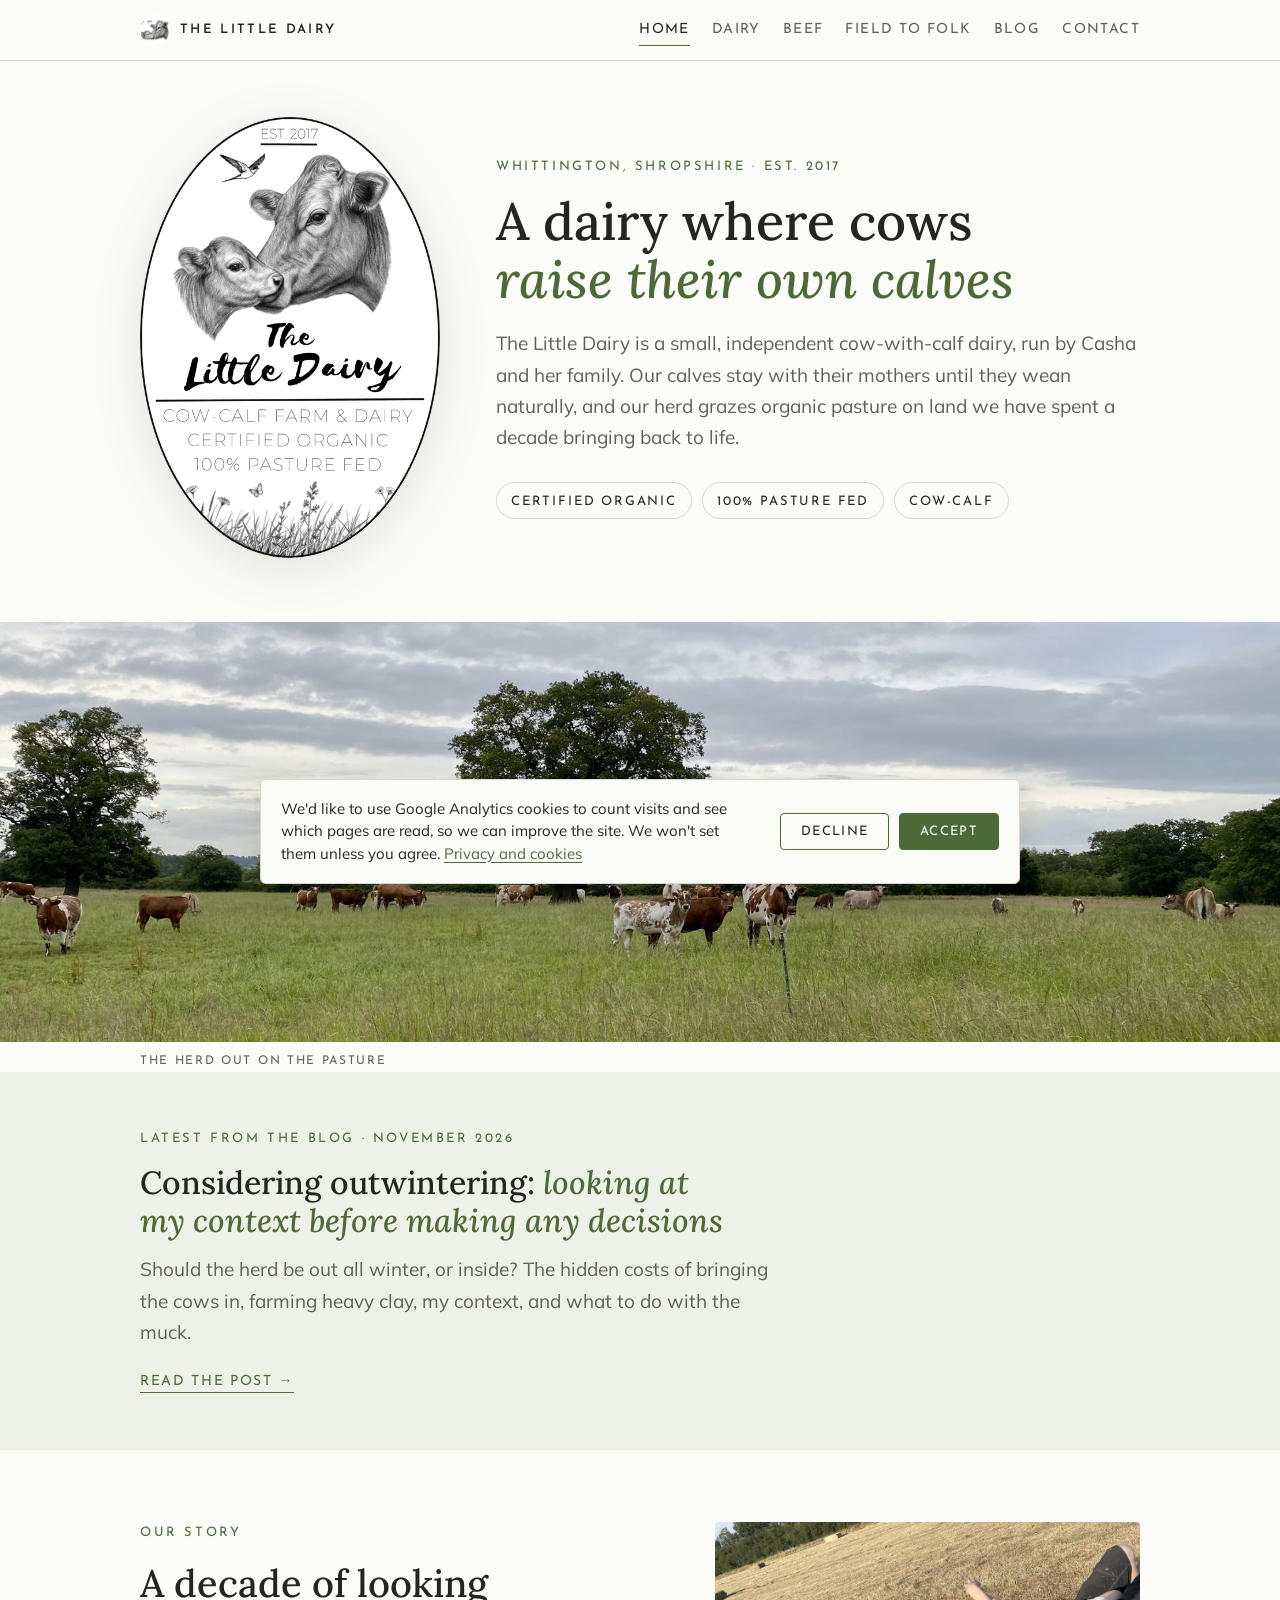
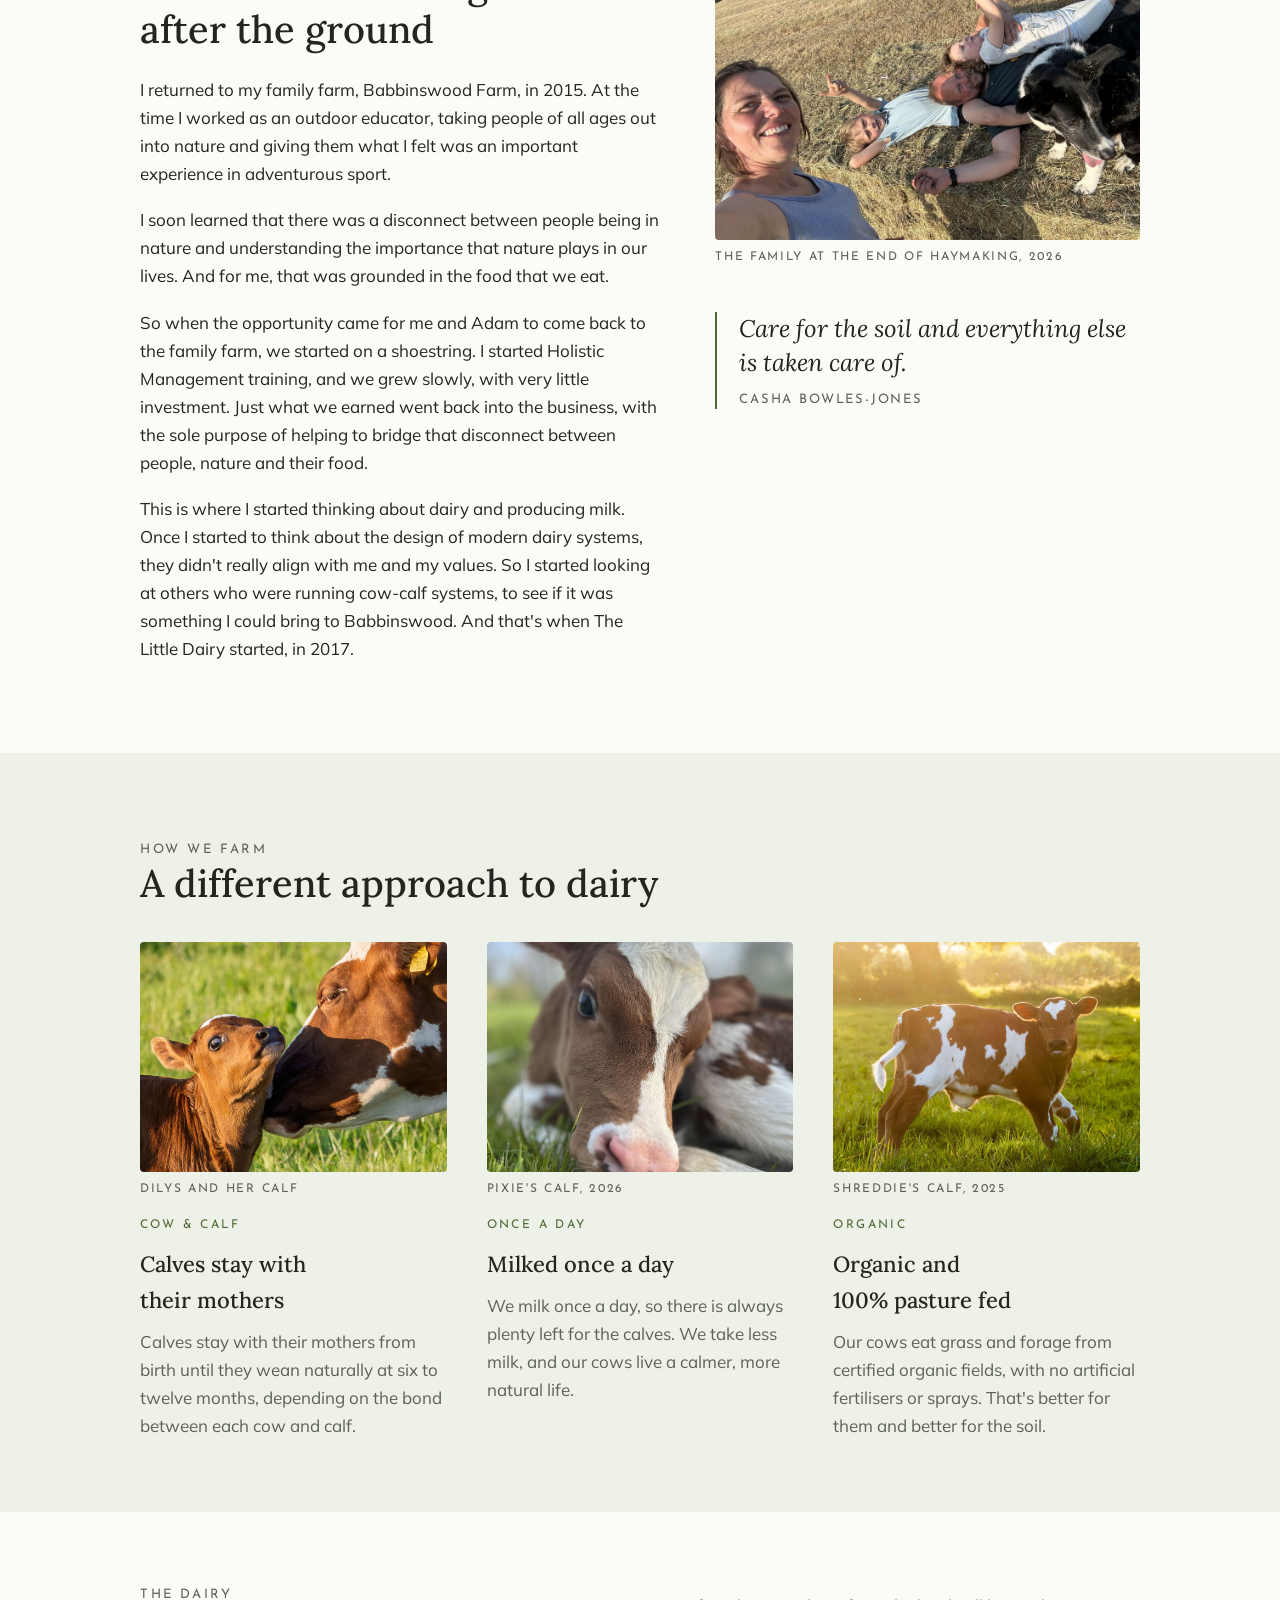
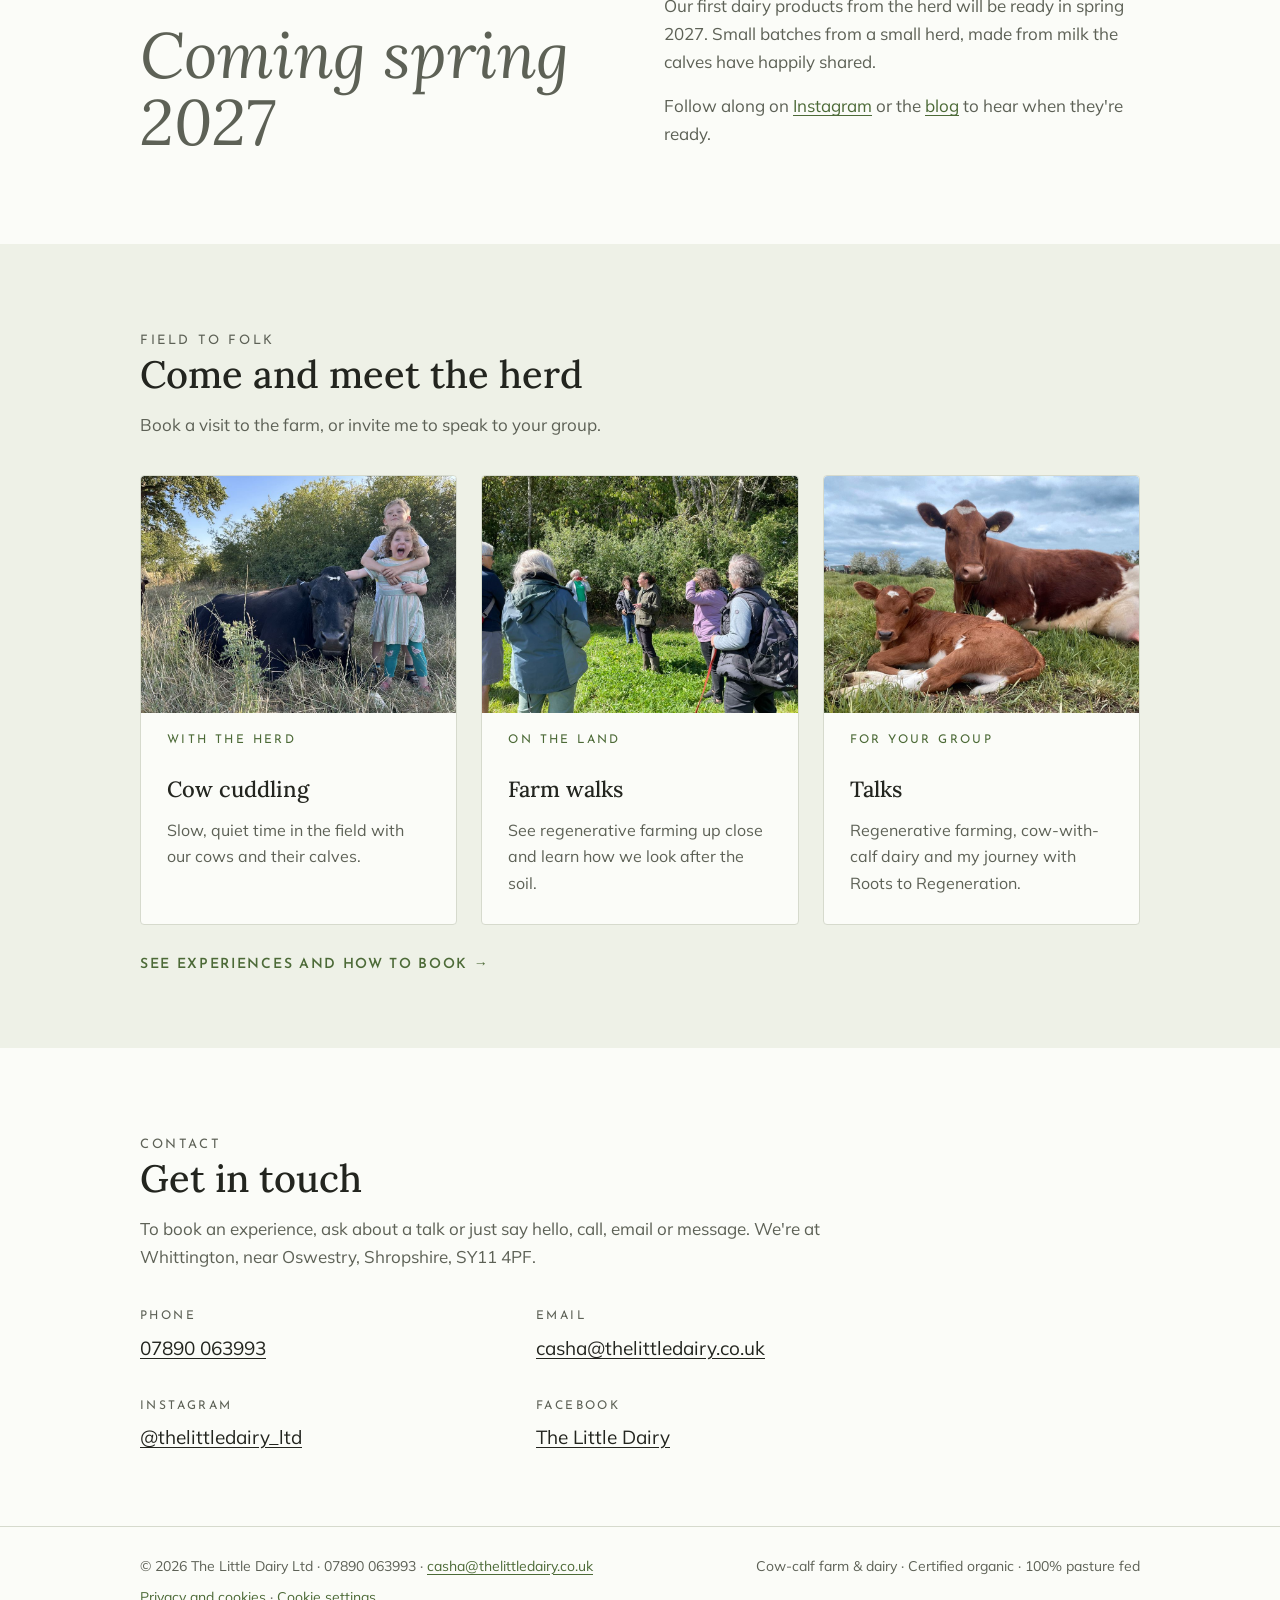
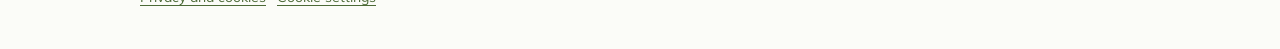
<file: index.html>
<!doctype html>
<html lang="en-GB">
<head>
<meta charset="utf-8">
<meta name="viewport" content="width=device-width, initial-scale=1, viewport-fit=cover">
<title>The Little Dairy</title>
<meta name="claude:viewport-fit-sides" content="cover">
<meta name="description" content="The Little Dairy is a certified organic, 100% pasture-fed cow-with-calf dairy at Whittington, near Oswestry, Shropshire. Dairy products coming spring 2027.">
<meta property="og:type" content="website">
<meta property="og:site_name" content="The Little Dairy">
<meta property="og:title" content="The Little Dairy">
<meta property="og:description" content="The Little Dairy is a certified organic, 100% pasture-fed cow-with-calf dairy at Whittington, near Oswestry, Shropshire. Dairy products coming spring 2027.">
<meta property="og:url" content="https://thelittledairy.co.uk/">
<meta property="og:image" content="https://thelittledairy.co.uk/img/share.jpg">
<meta property="og:image:width" content="1200">
<meta property="og:image:height" content="630">
<meta property="og:image:alt" content="The Little Dairy herd grazing on organic pasture in Shropshire">
<meta name="twitter:card" content="summary_large_image">
<link rel="canonical" href="https://thelittledairy.co.uk/">
<link rel="icon" type="image/png" href="favicon.png">
<link rel="apple-touch-icon" href="apple-touch-icon.png">
<link rel="preconnect" href="https://fonts.googleapis.com">
<link rel="preconnect" href="https://fonts.gstatic.com" crossorigin>
<link rel="stylesheet" href="https://fonts.googleapis.com/css2?family=Josefin+Sans:wght@300;400;600&family=Lora:ital,wght@0,500;1,500&family=Mulish:wght@400;600&display=swap">
<link rel="stylesheet" href="style.css">
</head>
<body>

<header class="bar">
  <div class="inner">
    <a class="wordmark" href="index.html"><img src="favicon.png" alt="" width="30" height="30">The Little Dairy</a>
    <nav class="nav" aria-label="Main">
      <a href="index.html" aria-current="page">Home</a>
      <a href="dairy.html">Dairy</a>
      <a href="beef.html">Beef</a>
      <a href="field-to-folk.html">Field to Folk</a>
      <a href="blog.html">Blog</a>
      <a href="index.html#contact">Contact</a>
    </nav>
  </div>
</header>

<main>
  <section class="hero">
    <div class="inner">
      <img class="oval" src="logo.png" width="520" height="765" alt="The Little Dairy logo: a pencil drawing of a cow and her calf, with the words Cow-calf farm and dairy, certified organic, 100% pasture fed, est. 2017">
      <div>
        <p class="eyebrow">Whittington, Shropshire · Est. 2017</p>
        <h1>A dairy where cows <em>raise their own calves</em></h1>
        <p class="lede">The Little Dairy is a small, independent cow-with-calf dairy, run by Casha and her family. Our calves stay with their mothers until they wean naturally, and our herd grazes organic pasture on land we have spent a decade bringing back to life.</p>
        <ul class="badges" aria-label="Our standards">
          <li>Certified organic</li>
          <li>100% pasture fed</li>
          <li>Cow-calf</li>
        </ul>
      </div>
    </div>
  </section>

  <figure class="banner">
    <img src="img/cows-and-pasture.jpg" width="1800" height="625" alt="The herd grazing across a wide green pasture with old oak trees">
    <figcaption class="inner">The herd out on the pasture</figcaption>
  </figure>

  <section class="block band latest" id="latest">
    <div class="inner">
      <p class="eyebrow">Latest from the blog · November 2026</p>
      <h2>Considering outwintering: <em>looking at my context before making any decisions</em></h2>
      <p class="lede">Should the herd be out all winter, or inside? The hidden costs of bringing the cows in, farming heavy clay, my context, and what to do with the muck.</p>
      <p class="latest-link"><a href="considering-outwintering.html">Read the post →</a></p>
    </div>
  </section>

  <section class="block" id="story">
    <div class="inner">
      <div class="story">
        <div>
          <p class="eyebrow">Our story</p>
          <h2 style="margin-bottom:24px">A decade of looking after the ground</h2>
          <p>I returned to my family farm, Babbinswood Farm, in 2015. At the time I worked as an outdoor educator, taking people of all ages out into nature and giving them what I felt was an important experience in adventurous sport.</p>
          <p>I soon learned that there was a disconnect between people being in nature and understanding the importance that nature plays in our lives. And for me, that was grounded in the food that we eat.</p>
          <p>So when the opportunity came for me and Adam to come back to the family farm, we started on a shoestring. I started Holistic Management training, and we grew slowly, with very little investment. Just what we earned went back into the business, with the sole purpose of helping to bridge that disconnect between people, nature and their food.</p>
          <p>This is where I started thinking about dairy and producing milk. Once I started to think about the design of modern dairy systems, they didn't really align with me and my values. So I started looking at others who were running cow-calf systems, to see if it was something I could bring to Babbinswood. And that's when The Little Dairy started, in 2017.</p>
        </div>
        <div class="story-side">
          <figure class="photo">
            <img src="img/family-haymaking.jpg" width="1000" height="750" loading="lazy" alt="Casha and her family relaxing on the straw with their dog at the end of haymaking">
            <figcaption>The family at the end of haymaking, 2026</figcaption>
          </figure>
          <blockquote class="quote">
            Care for the soil and everything else is taken care of.
            <cite>Casha Bowles-Jones</cite>
          </blockquote>
        </div>
      </div>
    </div>
  </section>

  <section class="block band" id="farming">
    <div class="inner">
      <div class="section-head">
        <p class="eyebrow">How we farm</p>
        <h2>A different approach to dairy</h2>
      </div>
      <div class="ways">
        <div>
          <figure class="photo">
            <img src="img/dilys-and-calf.jpg" width="1000" height="750" loading="lazy" alt="Dilys nuzzling her calf in the field">
            <figcaption>Dilys and her calf</figcaption>
          </figure>
          <span class="tag">Cow &amp; calf</span>
          <h3>Calves stay with their mothers</h3>
          <p>Calves stay with their mothers from birth until they wean naturally at six to twelve months, depending on the bond between each cow and calf.</p>
        </div>
        <div>
          <figure class="photo">
            <img src="img/pixie-calf.jpg" width="1000" height="750" loading="lazy" alt="Pixie's young calf resting in the grass">
            <figcaption>Pixie's calf, 2026</figcaption>
          </figure>
          <span class="tag">Once a day</span>
          <h3>Milked once a day</h3>
          <p>We milk once a day, so there is always plenty left for the calves. We take less milk, and our cows live a calmer, more natural life.</p>
        </div>
        <div>
          <figure class="photo">
            <img src="img/shreddie-calf.jpg" width="1000" height="750" loading="lazy" alt="Shreddie's calf, a red and white heifer, standing in sunlit pasture">
            <figcaption>Shreddie's calf, 2025</figcaption>
          </figure>
          <span class="tag">Organic</span>
          <h3>Organic and 100% pasture fed</h3>
          <p>Our cows eat grass and forage from certified organic fields, with no artificial fertilisers or sprays. That's better for them and better for the soil.</p>
        </div>
      </div>
    </div>
  </section>

  <section class="block" id="dairy">
    <div class="inner">
      <div class="soon">
        <div>
          <p class="eyebrow">The dairy</p>
          <p class="soon-mark">Coming spring 2027</p>
        </div>
        <div>
          <p>Our first dairy products from the herd will be ready in spring 2027. Small batches from a small herd, made from milk the calves have happily shared.</p>
          <p>Follow along on <a href="https://www.instagram.com/thelittledairy_ltd/" rel="noopener">Instagram</a> or the <a href="blog.html">blog</a> to hear when they're ready.</p>
        </div>
      </div>
    </div>
  </section>

  <section class="block band" id="visit">
    <div class="inner">
      <div class="section-head">
        <p class="eyebrow">Field to Folk</p>
        <h2>Come and meet the herd</h2>
        <p>Book a visit to the farm, or invite me to speak to your group.</p>
      </div>
      <div class="cards">
        <div class="card">
          <img src="img/peggy-and-children.jpg" width="1000" height="750" loading="lazy" alt="Two children cuddling up to Peggy, a black cow lying in long grass">
          <span class="tag">With the herd</span>
          <h3>Cow cuddling</h3>
          <p>Slow, quiet time in the field with our cows and their calves.</p>
        </div>
        <div class="card">
          <img src="img/farm-walk.jpg" width="1000" height="750" loading="lazy" alt="Casha leading a group on a farm walk through the fields">
          <span class="tag">On the land</span>
          <h3>Farm walks</h3>
          <p>See regenerative farming up close and learn how we look after the soil.</p>
        </div>
        <div class="card">
          <img src="img/betsy-and-calf-card.jpg" width="1000" height="750" loading="lazy" alt="Betsy, a red and white cow, lying in the grass beside her young calf">
          <span class="tag">For your group</span>
          <h3>Talks</h3>
          <p>Regenerative farming, cow-with-calf dairy and my journey with Roots to Regeneration.</p>
        </div>
      </div>
      <a class="more" href="field-to-folk.html">See experiences and how to book →</a>
    </div>
  </section>

  <section class="block" id="contact">
    <div class="inner">
      <div class="section-head">
        <p class="eyebrow">Contact</p>
        <h2>Get in touch</h2>
        <p>To book an experience, ask about a talk or just say hello, call, email or message. We're at Whittington, near Oswestry, Shropshire, SY11 4PF.</p>
      </div>
      <dl class="contact">
        <div>
          <dt>Phone</dt>
          <dd><a href="tel:+447890063993">07890 063993</a></dd>
        </div>
        <div>
          <dt>Email</dt>
          <dd><a href="mailto:casha@thelittledairy.co.uk">casha@thelittledairy.co.uk</a></dd>
        </div>
        <div>
          <dt>Instagram</dt>
          <dd><a href="https://www.instagram.com/thelittledairy_ltd/" rel="noopener">@thelittledairy_ltd</a></dd>
        </div>
        <div>
          <dt>Facebook</dt>
          <dd><a href="https://www.facebook.com/Thelittledairyatbabbinswoodfarm" rel="noopener">The Little Dairy</a></dd>
        </div>
      </dl>
    </div>
  </section>
</main>

<footer>
  <div class="inner">
    <span>© 2026 The Little Dairy Ltd · 07890 063993 · <a href="mailto:casha@thelittledairy.co.uk">casha@thelittledairy.co.uk</a></span>
    <span>Cow-calf farm &amp; dairy · Certified organic · 100% pasture fed</span>
    <span><a href="privacy.html">Privacy and cookies</a> · <a href="#" data-cookie-settings>Cookie settings</a></span>
  </div>
</footer>

<script src="consent.js" defer></script>
</body>
</html>
</file>
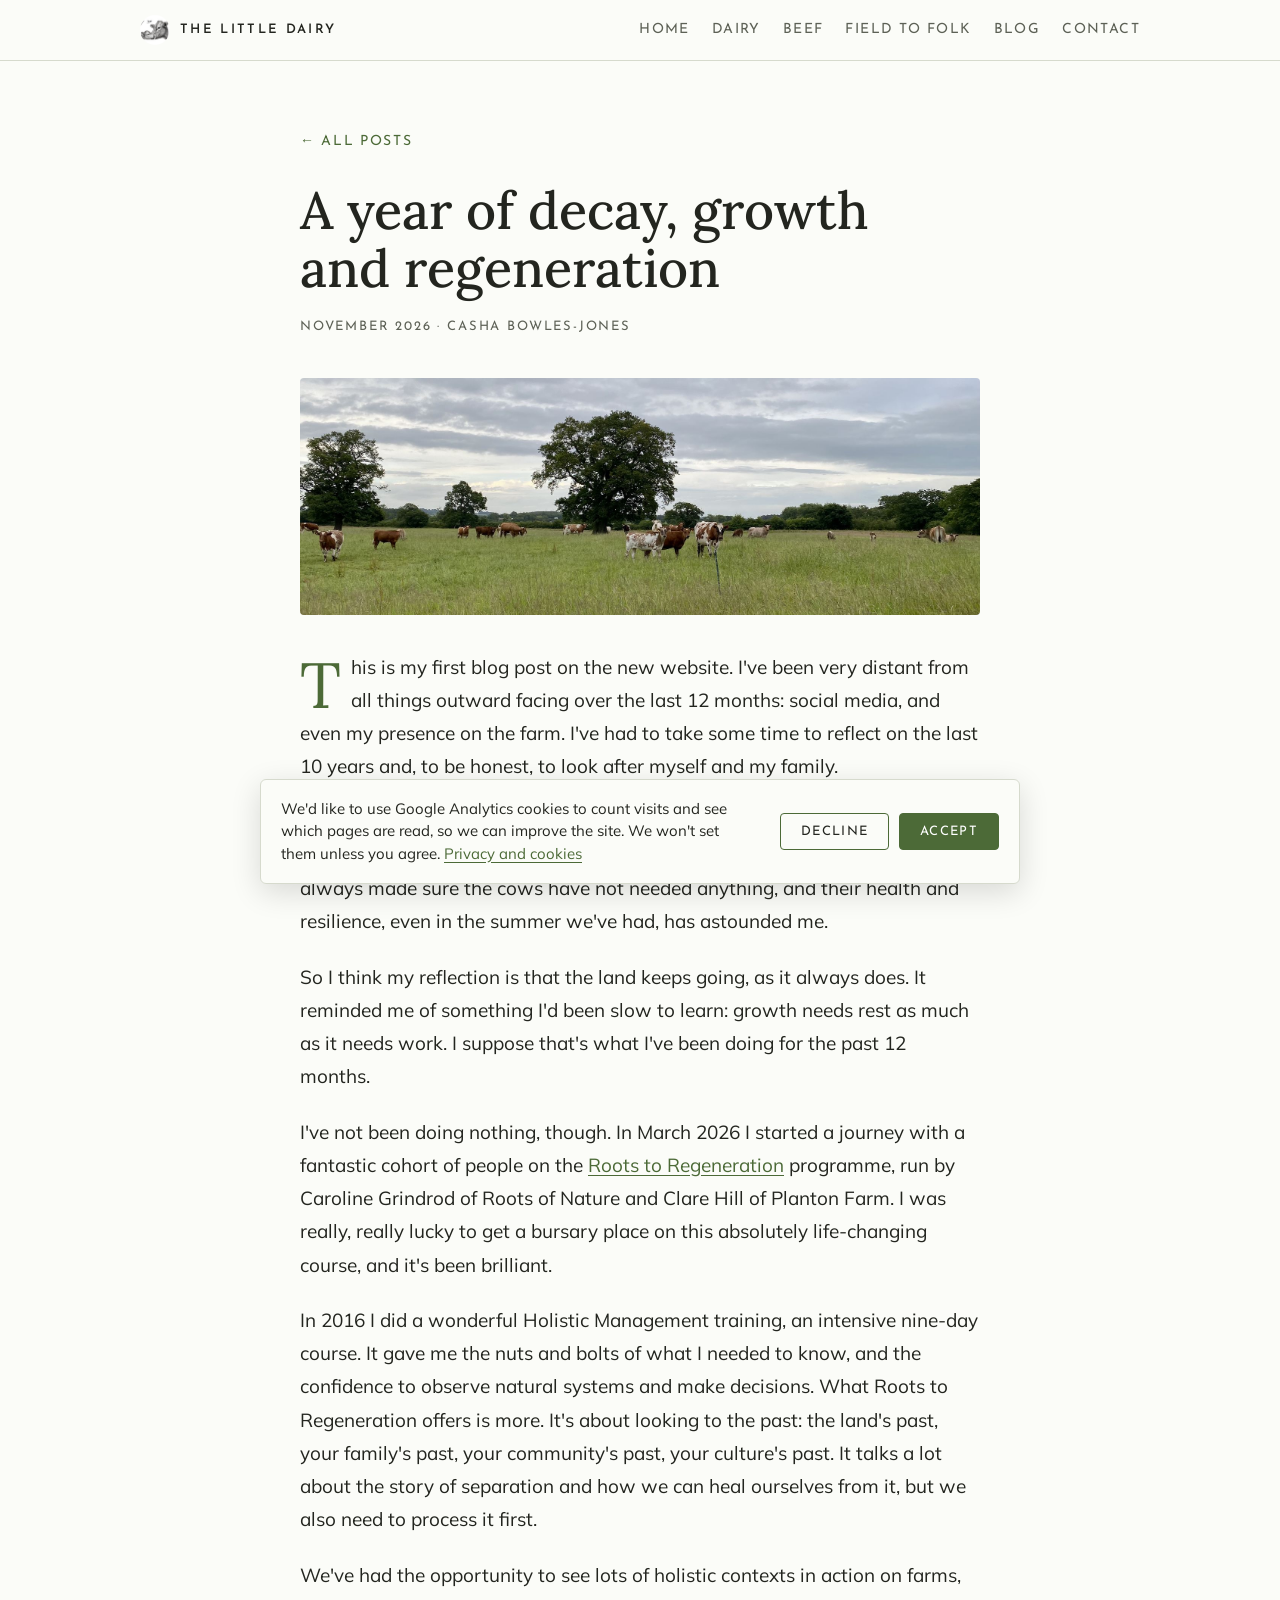
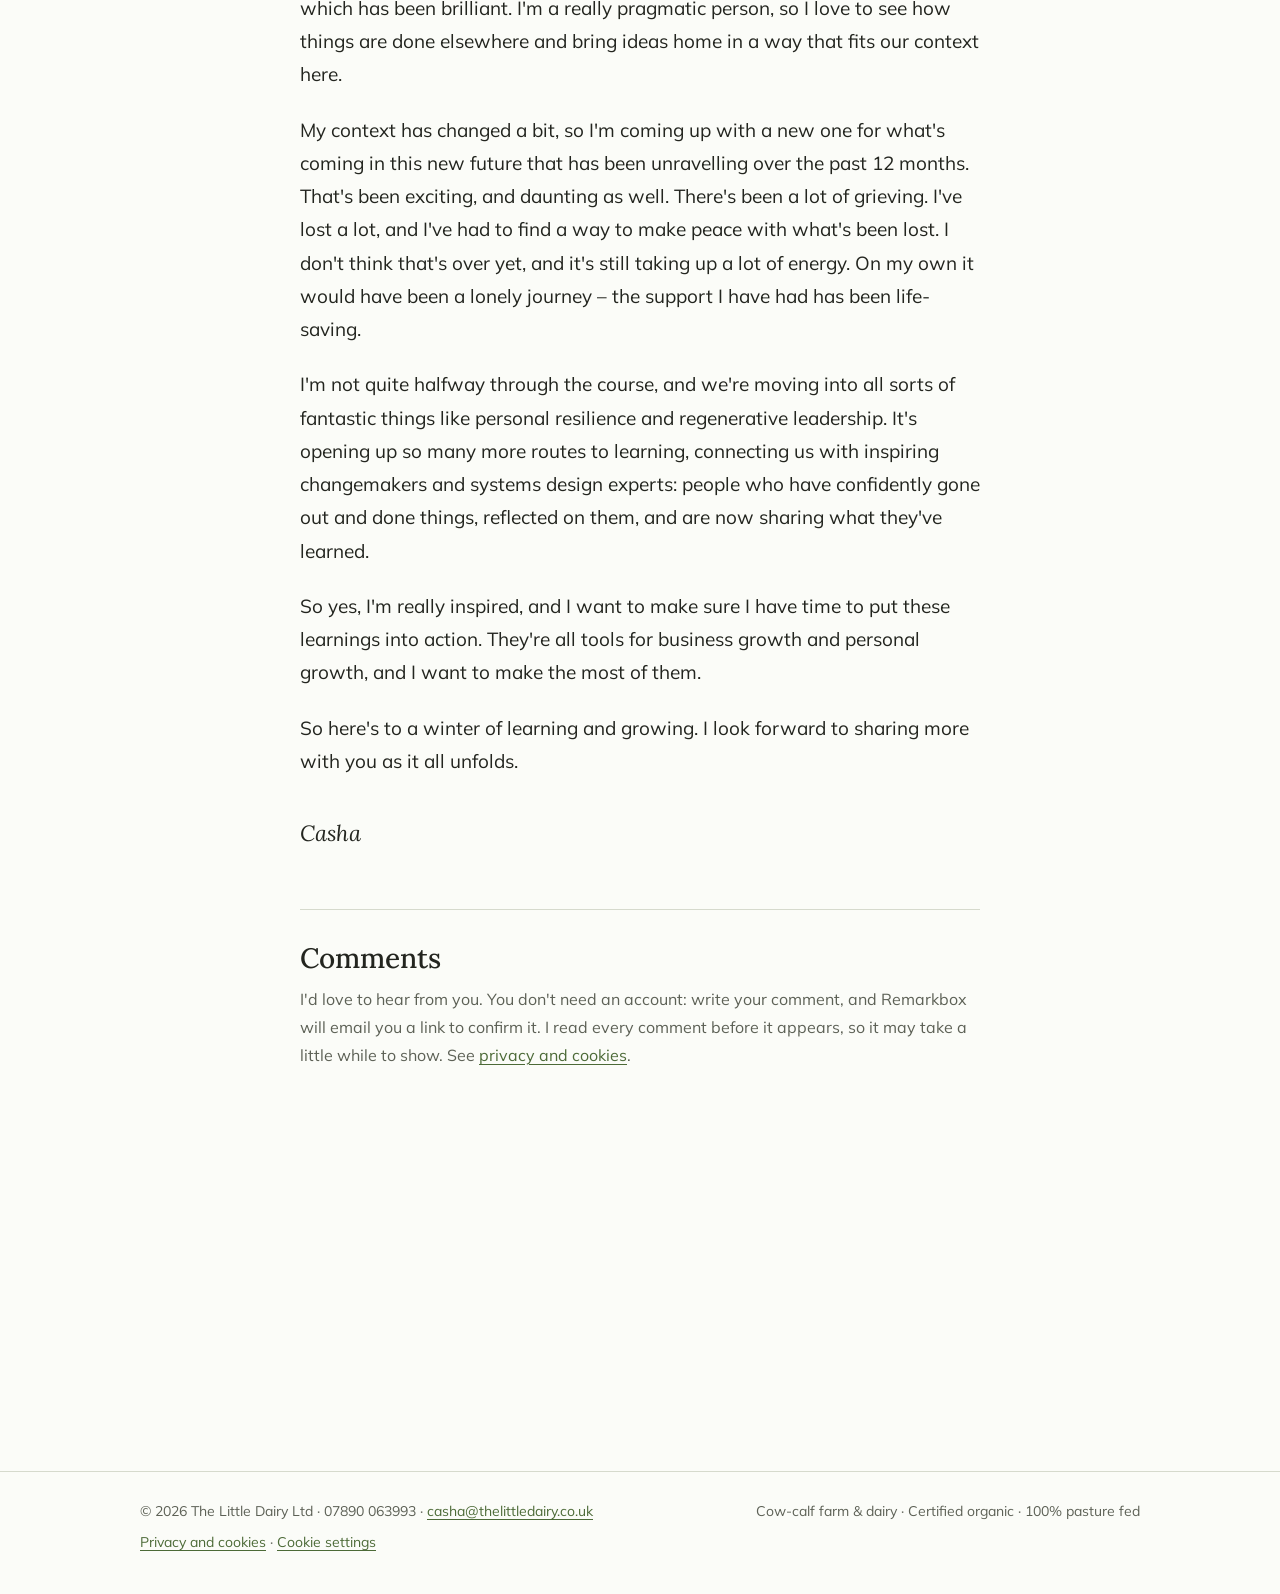
<file: back-on-the-land.html>
<!doctype html>
<html lang="en-GB">
<head>
<meta charset="utf-8">
<meta name="viewport" content="width=device-width, initial-scale=1, viewport-fit=cover">
<title>A year of decay, growth and regeneration · The Little Dairy</title>
<meta name="claude:viewport-fit-sides" content="cover">
<meta name="description" content="After a year of stepping back, Casha reflects on rest, the land, and her journey with the Roots to Regeneration programme.">
<meta property="og:type" content="website">
<meta property="og:site_name" content="The Little Dairy">
<meta property="og:title" content="A year of decay, growth and regeneration · The Little Dairy">
<meta property="og:description" content="After a year of stepping back, Casha reflects on rest, the land, and her journey with the Roots to Regeneration programme.">
<meta property="og:url" content="https://thelittledairy.co.uk/back-on-the-land.html">
<meta property="og:image" content="https://thelittledairy.co.uk/img/share.jpg">
<meta property="og:image:width" content="1200">
<meta property="og:image:height" content="630">
<meta property="og:image:alt" content="The Little Dairy herd grazing on organic pasture in Shropshire">
<meta name="twitter:card" content="summary_large_image">
<link rel="canonical" href="https://thelittledairy.co.uk/back-on-the-land.html">
<link rel="icon" type="image/png" href="favicon.png">
<link rel="apple-touch-icon" href="apple-touch-icon.png">
<link rel="preconnect" href="https://fonts.googleapis.com">
<link rel="preconnect" href="https://fonts.gstatic.com" crossorigin>
<link rel="stylesheet" href="https://fonts.googleapis.com/css2?family=Josefin+Sans:wght@300;400;600&family=Lora:ital,wght@0,500;1,500&family=Mulish:wght@400;600&display=swap">
<link rel="stylesheet" href="style.css">
</head>
<body>

<header class="bar">
  <div class="inner">
    <a class="wordmark" href="index.html"><img src="favicon.png" alt="" width="30" height="30">The Little Dairy</a>
    <nav class="nav" aria-label="Main">
      <a href="index.html">Home</a>
      <a href="dairy.html">Dairy</a>
      <a href="beef.html">Beef</a>
      <a href="field-to-folk.html">Field to Folk</a>
      <a href="blog.html">Blog</a>
      <a href="index.html#contact">Contact</a>
    </nav>
  </div>
</header>

<main>
  <article class="article">
    <div class="inner">
      <a class="back" href="blog.html">← All posts</a>
      <h1 style="margin-top:28px">A year of decay, growth and regeneration</h1>
      <p class="meta">November 2026 · Casha Bowles-Jones</p>
      <img class="post-img" src="img/cows-and-pasture.jpg" width="1800" height="625" alt="The herd grazing across a wide green pasture under a cloudy sky">
      <p>This is my first blog post on the new website. I've been very distant from all things outward facing over the last 12 months: social media, and even my presence on the farm. I've had to take some time to reflect on the last 10 years and, to be honest, to look after myself and my family.</p>
      <p>Needless to say, because of all the hard work that's gone into regenerating the land using holistic and organic principles, the land has just kept going. I've always made sure the cows have not needed anything, and their health and resilience, even in the summer we've had, has astounded me.</p>
      <p>So I think my reflection is that the land keeps going, as it always does. It reminded me of something I'd been slow to learn: growth needs rest as much as it needs work. I suppose that's what I've been doing for the past 12 months.</p>
      <p>I've not been doing nothing, though. In March 2026 I started a journey with a fantastic cohort of people on the <a href="https://rootsofnature.co.uk/roots-to-regeneration/" rel="noopener">Roots to Regeneration</a> programme, run by Caroline Grindrod of Roots of Nature and Clare Hill of Planton Farm. I was really, really lucky to get a bursary place on this absolutely life-changing course, and it's been brilliant.</p>
      <p>In 2016 I did a wonderful Holistic Management training, an intensive nine-day course. It gave me the nuts and bolts of what I needed to know, and the confidence to observe natural systems and make decisions. What Roots to Regeneration offers is more. It's about looking to the past: the land's past, your family's past, your community's past, your culture's past. It talks a lot about the story of separation and how we can heal ourselves from it, but we also need to process it first.</p>
      <p>We've had the opportunity to see lots of holistic contexts in action on farms, which has been brilliant. I'm a really pragmatic person, so I love to see how things are done elsewhere and bring ideas home in a way that fits our context here.</p>
      <p>My context has changed a bit, so I'm coming up with a new one for what's coming in this new future that has been unravelling over the past 12 months. That's been exciting, and daunting as well. There's been a lot of grieving. I've lost a lot, and I've had to find a way to make peace with what's been lost. I don't think that's over yet, and it's still taking up a lot of energy. On my own it would have been a lonely journey – the support I have had has been life-saving.</p>
      <p>I'm not quite halfway through the course, and we're moving into all sorts of fantastic things like personal resilience and regenerative leadership. It's opening up so many more routes to learning, connecting us with inspiring changemakers and systems design experts: people who have confidently gone out and done things, reflected on them, and are now sharing what they've learned.</p>
      <p>So yes, I'm really inspired, and I want to make sure I have time to put these learnings into action. They're all tools for business growth and personal growth, and I want to make the most of them.</p>
      <p>So here's to a winter of learning and growing. I look forward to sharing more with you as it all unfolds.</p>
      <p class="sign">Casha</p>
      <section class="comments" aria-labelledby="comments-heading">
        <h2 id="comments-heading">Comments</h2>
        <p class="comments-note">I'd love to hear from you. You don't need an account: write your comment, and Remarkbox will email you a link to confirm it. I read every comment before it appears, so it may take a little while to show. See <a href="privacy.html#comments">privacy and cookies</a>.</p>
        <div id="remarkbox-div">
          <noscript><iframe src="https://my.remarkbox.com/embed?nojs=true&amp;mode=light" style="height:600px;width:100%;border:none" title="Comments"></iframe></noscript>
        </div>
      </section>
    </div>
  </article>
</main>

<footer>
  <div class="inner">
    <span>© 2026 The Little Dairy Ltd · 07890 063993 · <a href="mailto:casha@thelittledairy.co.uk">casha@thelittledairy.co.uk</a></span>
    <span>Cow-calf farm &amp; dairy · Certified organic · 100% pasture fed</span>
    <span><a href="privacy.html">Privacy and cookies</a> · <a href="#" data-cookie-settings>Cookie settings</a></span>
  </div>
</footer>

<script src="consent.js" defer></script>
<script src="comments.js" defer></script>
</body>
</html>
</file>
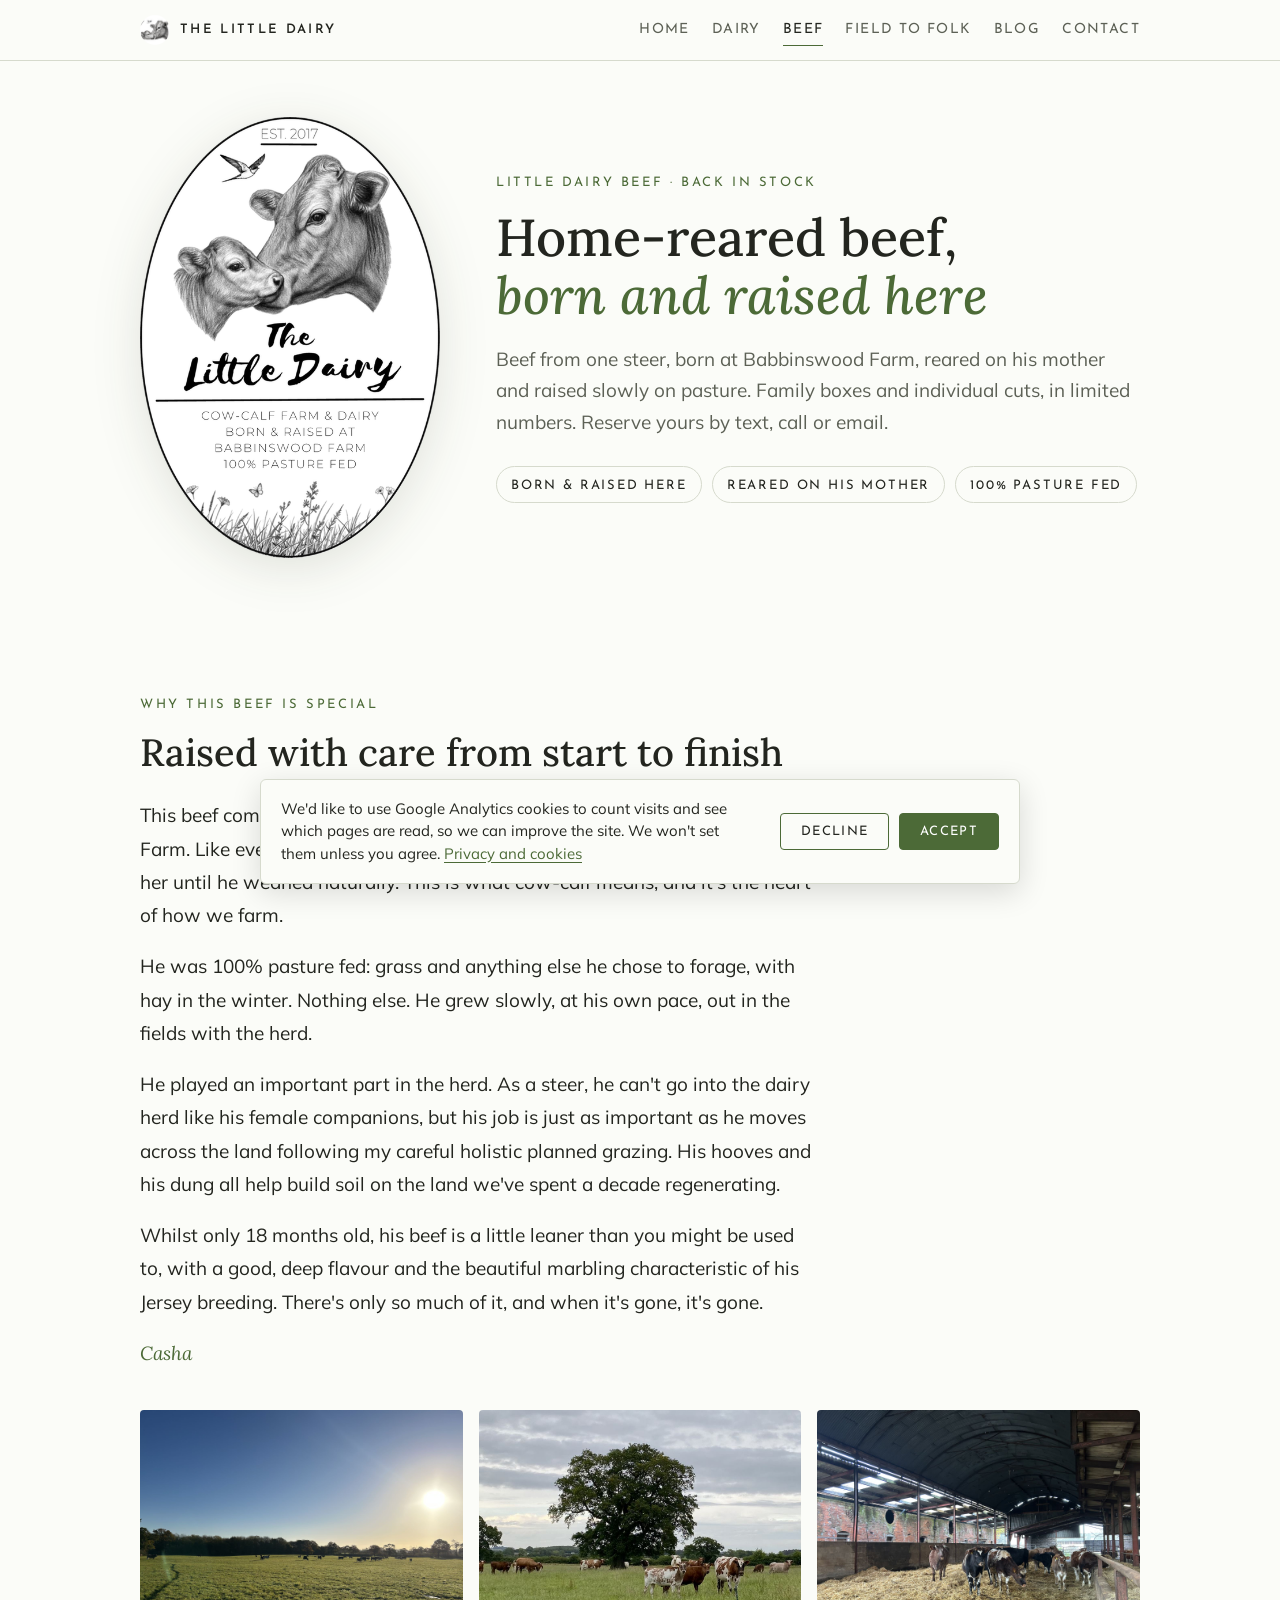
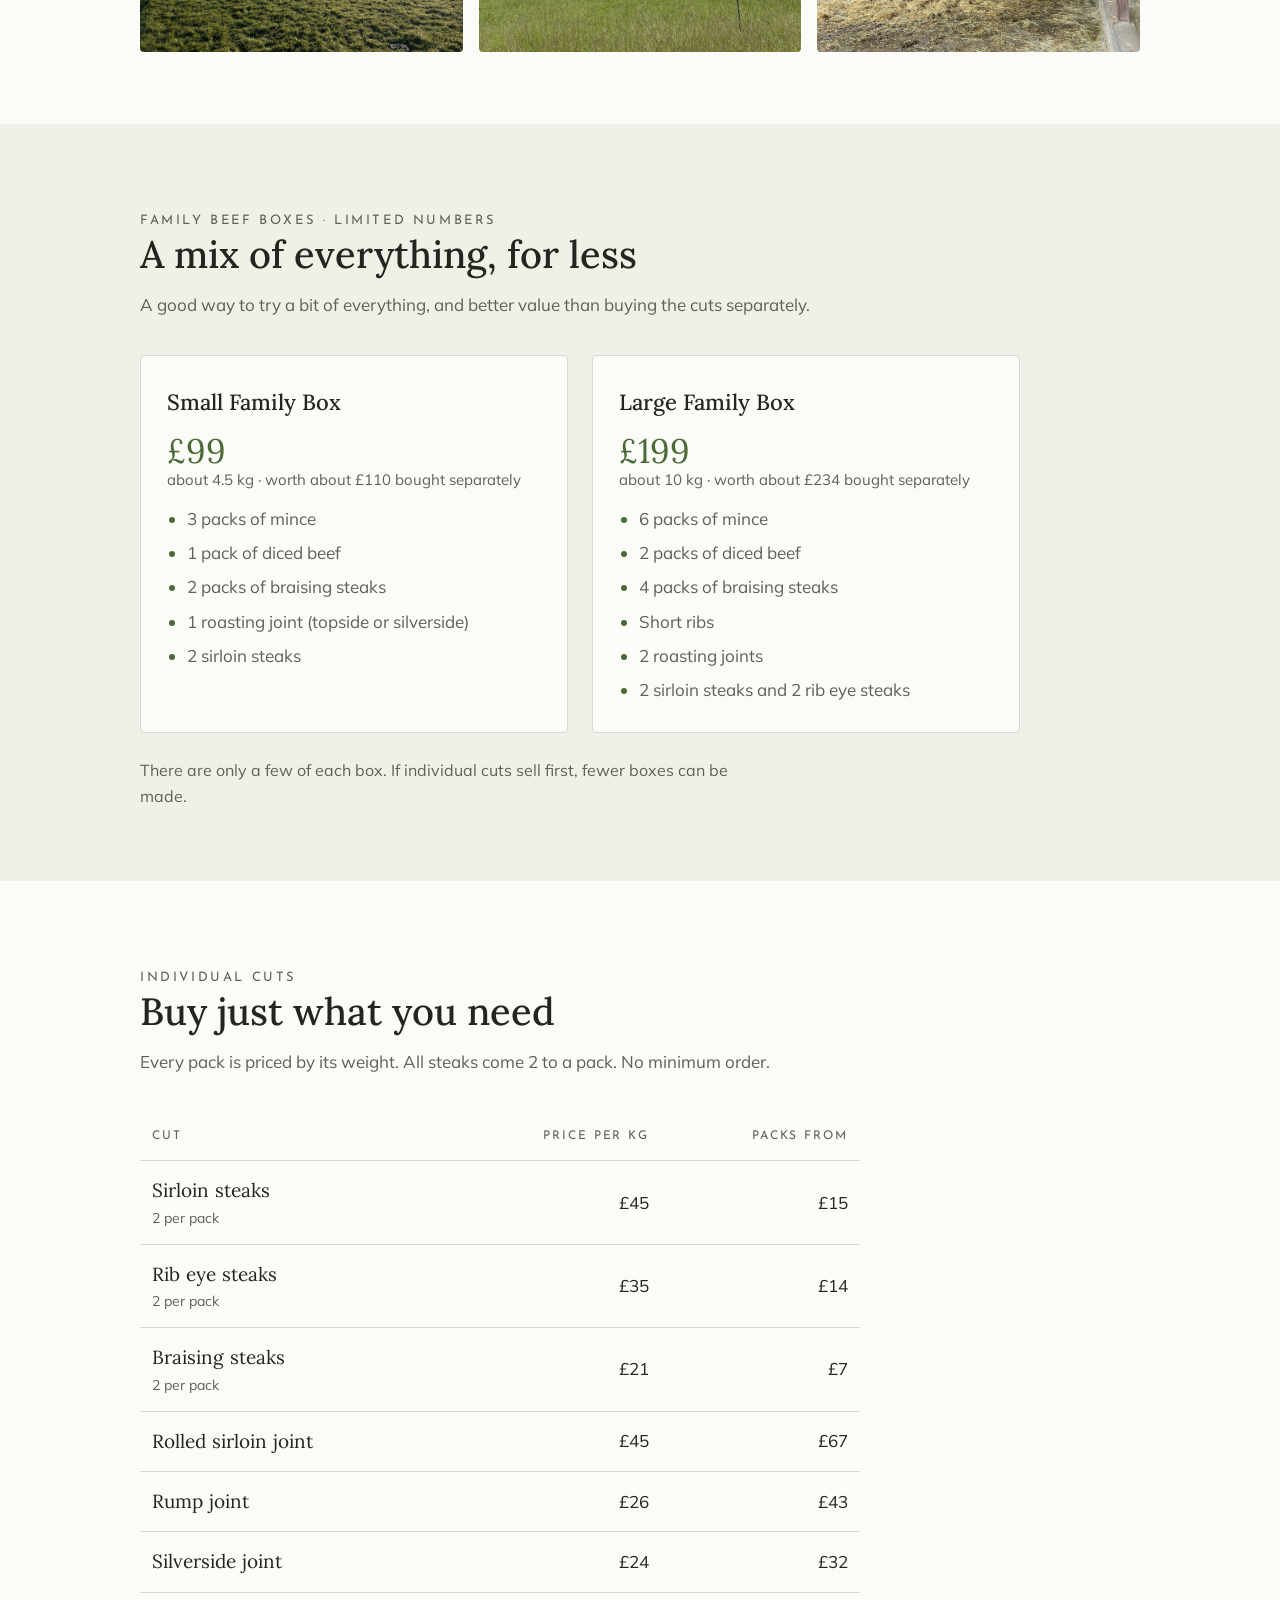
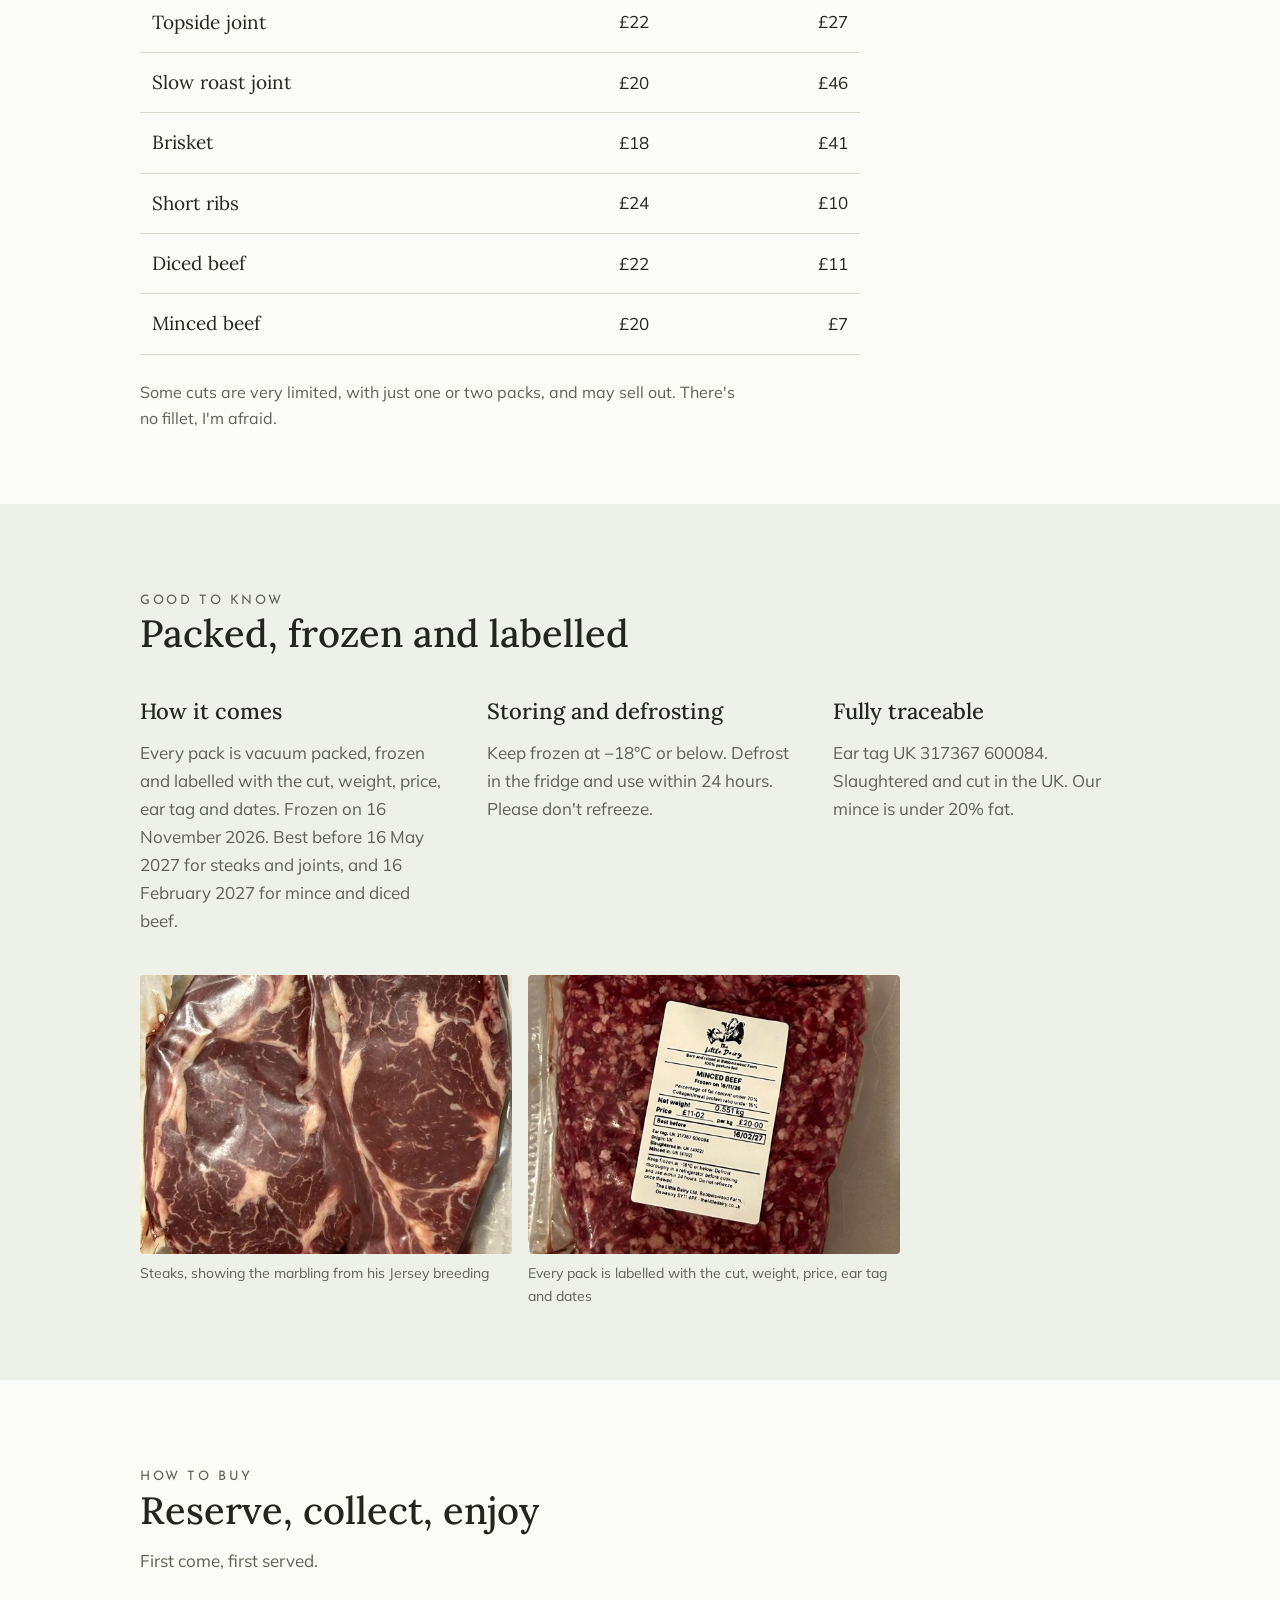
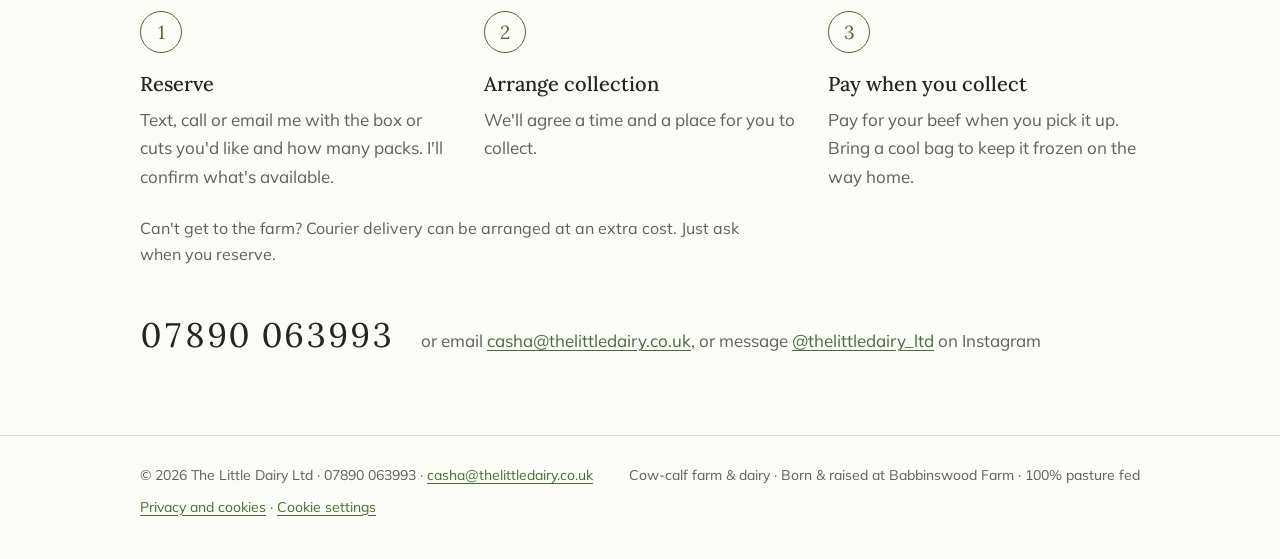
<file: beef.html>
<!doctype html>
<html lang="en-GB">
<head>
<meta charset="utf-8">
<meta name="viewport" content="width=device-width, initial-scale=1, viewport-fit=cover">
<title>Little Dairy beef · The Little Dairy</title>
<meta name="claude:viewport-fit-sides" content="cover">
<meta name="description" content="Home-reared beef from Babbinswood Farm: born here, reared on his mother and 100% pasture fed. Family boxes and individual cuts, limited numbers. Reserve by phone or email.">
<meta property="og:type" content="website">
<meta property="og:site_name" content="The Little Dairy">
<meta property="og:title" content="Little Dairy beef · The Little Dairy">
<meta property="og:description" content="Home-reared beef from Babbinswood Farm: born here, reared on his mother and 100% pasture fed. Family boxes and individual cuts, limited numbers. Reserve by phone or email.">
<meta property="og:url" content="https://thelittledairy.co.uk/beef.html">
<meta property="og:image" content="https://thelittledairy.co.uk/img/share.jpg">
<meta property="og:image:width" content="1200">
<meta property="og:image:height" content="630">
<meta property="og:image:alt" content="The Little Dairy herd grazing pasture at Babbinswood Farm, Shropshire">
<meta name="twitter:card" content="summary_large_image">
<link rel="canonical" href="https://thelittledairy.co.uk/beef.html">
<link rel="icon" type="image/png" href="favicon.png">
<link rel="apple-touch-icon" href="apple-touch-icon.png">
<link rel="preconnect" href="https://fonts.googleapis.com">
<link rel="preconnect" href="https://fonts.gstatic.com" crossorigin>
<link rel="stylesheet" href="https://fonts.googleapis.com/css2?family=Josefin+Sans:wght@300;400;600&family=Lora:ital,wght@0,500;1,500&family=Mulish:wght@400;600&display=swap">
<link rel="stylesheet" href="style.css">
</head>
<body>

<header class="bar">
  <div class="inner">
    <a class="wordmark" href="index.html"><img src="favicon.png" alt="" width="30" height="30">The Little Dairy</a>
    <nav class="nav" aria-label="Main">
      <a href="index.html">Home</a>
      <a href="dairy.html">Dairy</a>
      <a href="beef.html" aria-current="page">Beef</a>
      <a href="field-to-folk.html">Field to Folk</a>
      <a href="blog.html">Blog</a>
      <a href="index.html#contact">Contact</a>
    </nav>
  </div>
</header>

<main>
  <section class="hero">
    <div class="inner">
      <img class="oval" src="img/logo-beef.png" width="520" height="765" alt="The Little Dairy logo: a pencil drawing of a cow and her calf, with the words Cow-calf farm and dairy, born and raised at Babbinswood Farm, 100% pasture fed">
      <div>
        <p class="eyebrow">Little Dairy beef · Back in stock</p>
        <h1>Home-reared beef, <em>born and raised here</em></h1>
        <p class="lede">Beef from one steer, born at Babbinswood Farm, reared on his mother and raised slowly on pasture. Family boxes and individual cuts, in limited numbers. Reserve yours by text, call or email.</p>
        <ul class="badges" aria-label="About this beef">
          <li>Born &amp; raised here</li>
          <li>Reared on his mother</li>
          <li>100% pasture fed</li>
        </ul>
      </div>
    </div>
  </section>

  <section class="block" id="story">
    <div class="inner">
      <div class="voice">
        <p class="eyebrow">Why this beef is special</p>
        <h2 style="margin-bottom:24px">Raised with care from start to finish</h2>
        <p>This beef comes from a single dairy-bred steer, born here at Babbinswood Farm. Like every calf on our farm, he stayed with his mother and suckled from her until he weaned naturally. This is what cow-calf means, and it's the heart of how we farm.</p>
        <p>He was 100% pasture fed: grass and anything else he chose to forage, with hay in the winter. Nothing else. He grew slowly, at his own pace, out in the fields with the herd.</p>
        <p>He played an important part in the herd. As a steer, he can't go into the dairy herd like his female companions, but his job is just as important as he moves across the land following my careful holistic planned grazing. His hooves and his dung all help build soil on the land we've spent a decade regenerating.</p>
        <p>Whilst only 18 months old, his beef is a little leaner than you might be used to, with a good, deep flavour and the beautiful marbling characteristic of his Jersey breeding. There's only so much of it, and when it's gone, it's gone.</p>
        <p class="sign">Casha</p>
      </div>
      <div class="photo-row">
        <figure>
          <img src="img/herd-grazing-winter-sun.jpg" width="1000" height="750" loading="lazy" alt="The herd grazing out in the field in low winter sunshine">
        </figure>
        <figure>
          <img src="img/cows-and-pasture-card.jpg" width="1000" height="750" loading="lazy" alt="The herd grazing pasture under a big oak tree">
        </figure>
        <figure>
          <img src="img/herd-in-shed.jpg" width="1600" height="1200" loading="lazy" alt="The herd inside the shed on straw in winter">
        </figure>
      </div>
    </div>
  </section>

  <section class="block band" id="boxes">
    <div class="inner">
      <div class="section-head">
        <p class="eyebrow">Family beef boxes · Limited numbers</p>
        <h2>A mix of everything, for less</h2>
        <p>A good way to try a bit of everything, and better value than buying the cuts separately.</p>
      </div>
      <div class="boxes">
        <div class="card">
          <h3>Small Family Box</h3>
          <p class="box-price">£99 <span>about 4.5 kg · worth about £110 bought separately</span></p>
          <ul>
            <li>3 packs of mince</li>
            <li>1 pack of diced beef</li>
            <li>2 packs of braising steaks</li>
            <li>1 roasting joint (topside or silverside)</li>
            <li>2 sirloin steaks</li>
          </ul>
        </div>
        <div class="card">
          <h3>Large Family Box</h3>
          <p class="box-price">£199 <span>about 10 kg · worth about £234 bought separately</span></p>
          <ul>
            <li>6 packs of mince</li>
            <li>2 packs of diced beef</li>
            <li>4 packs of braising steaks</li>
            <li>Short ribs</li>
            <li>2 roasting joints</li>
            <li>2 sirloin steaks and 2 rib eye steaks</li>
          </ul>
        </div>
      </div>
      <p class="note">There are only a few of each box. If individual cuts sell first, fewer boxes can be made.</p>
    </div>
  </section>

  <section class="block" id="cuts">
    <div class="inner">
      <div class="section-head">
        <p class="eyebrow">Individual cuts</p>
        <h2>Buy just what you need</h2>
        <p>Every pack is priced by its weight. All steaks come 2 to a pack. No minimum order.</p>
      </div>
      <div class="table-wrap">
        <table class="price-table">
          <thead>
            <tr><th scope="col">Cut</th><th scope="col" class="num">Price per kg</th><th scope="col" class="num">Packs from</th></tr>
          </thead>
          <tbody>
            <tr><th scope="row">Sirloin steaks <span>2 per pack</span></th><td class="num">£45</td><td class="num">£15</td></tr>
            <tr><th scope="row">Rib eye steaks <span>2 per pack</span></th><td class="num">£35</td><td class="num">£14</td></tr>
            <tr><th scope="row">Braising steaks <span>2 per pack</span></th><td class="num">£21</td><td class="num">£7</td></tr>
            <tr><th scope="row">Rolled sirloin joint</th><td class="num">£45</td><td class="num">£67</td></tr>
            <tr><th scope="row">Rump joint</th><td class="num">£26</td><td class="num">£43</td></tr>
            <tr><th scope="row">Silverside joint</th><td class="num">£24</td><td class="num">£32</td></tr>
            <tr><th scope="row">Topside joint</th><td class="num">£22</td><td class="num">£27</td></tr>
            <tr><th scope="row">Slow roast joint</th><td class="num">£20</td><td class="num">£46</td></tr>
            <tr><th scope="row">Brisket</th><td class="num">£18</td><td class="num">£41</td></tr>
            <tr><th scope="row">Short ribs</th><td class="num">£24</td><td class="num">£10</td></tr>
            <tr><th scope="row">Diced beef</th><td class="num">£22</td><td class="num">£11</td></tr>
            <tr><th scope="row">Minced beef</th><td class="num">£20</td><td class="num">£7</td></tr>
          </tbody>
        </table>
      </div>
      <p class="note">Some cuts are very limited, with just one or two packs, and may sell out. There's no fillet, I'm afraid.</p>
    </div>
  </section>

  <section class="block band" id="good-to-know">
    <div class="inner">
      <div class="section-head">
        <p class="eyebrow">Good to know</p>
        <h2>Packed, frozen and labelled</h2>
      </div>
      <div class="ways">
        <div>
          <h3>How it comes</h3>
          <p>Every pack is vacuum packed, frozen and labelled with the cut, weight, price, ear tag and dates. Frozen on 16 November 2026. Best before 16 May 2027 for steaks and joints, and 16 February 2027 for mince and diced beef.</p>
        </div>
        <div>
          <h3>Storing and defrosting</h3>
          <p>Keep frozen at −18°C or below. Defrost in the fridge and use within 24 hours. Please don't refreeze.</p>
        </div>
        <div>
          <h3>Fully traceable</h3>
          <p>Ear tag UK 317367 600084. Slaughtered and cut in the UK. Our mince is under 20% fat.</p>
        </div>
      </div>
      <div class="photo-row two">
        <figure>
          <img src="img/beef-steaks-marbling.jpg" width="540" height="405" loading="lazy" alt="Two vacuum-packed steaks showing the marbling through the meat">
          <figcaption>Steaks, showing the marbling from his Jersey breeding</figcaption>
        </figure>
        <figure>
          <img src="img/beef-mince-pack.jpg" width="540" height="405" loading="lazy" alt="A vacuum-packed pack of minced beef with its label showing weight, price, ear tag and dates">
          <figcaption>Every pack is labelled with the cut, weight, price, ear tag and dates</figcaption>
        </figure>
      </div>
    </div>
  </section>

  <section class="block" id="buy">
    <div class="inner">
      <div class="section-head">
        <p class="eyebrow">How to buy</p>
        <h2>Reserve, collect, enjoy</h2>
        <p>First come, first served.</p>
      </div>
      <ol class="steps">
        <li>
          <h3>Reserve</h3>
          <p>Text, call or email me with the box or cuts you'd like and how many packs. I'll confirm what's available.</p>
        </li>
        <li>
          <h3>Arrange collection</h3>
          <p>We'll agree a time and a place for you to collect.</p>
        </li>
        <li>
          <h3>Pay when you collect</h3>
          <p>Pay for your beef when you pick it up. Bring a cool bag to keep it frozen on the way home.</p>
        </li>
      </ol>
      <p class="note">Can't get to the farm? Courier delivery can be arranged at an extra cost. Just ask when you reserve.</p>
      <div class="book">
        <a class="big" href="tel:+447890063993">07890 063993</a>
        <span>or email <a href="mailto:casha@thelittledairy.co.uk">casha@thelittledairy.co.uk</a>, or message <a href="https://www.instagram.com/thelittledairy_ltd/" rel="noopener">@thelittledairy_ltd</a> on Instagram</span>
      </div>
    </div>
  </section>
</main>

<footer>
  <div class="inner">
    <span>© 2026 The Little Dairy Ltd · 07890 063993 · <a href="mailto:casha@thelittledairy.co.uk">casha@thelittledairy.co.uk</a></span>
    <span>Cow-calf farm &amp; dairy · Born &amp; raised at Babbinswood Farm · 100% pasture fed</span>
    <span><a href="privacy.html">Privacy and cookies</a> · <a href="#" data-cookie-settings>Cookie settings</a></span>
  </div>
</footer>

<script src="consent.js" defer></script>
</body>
</html>
</file>
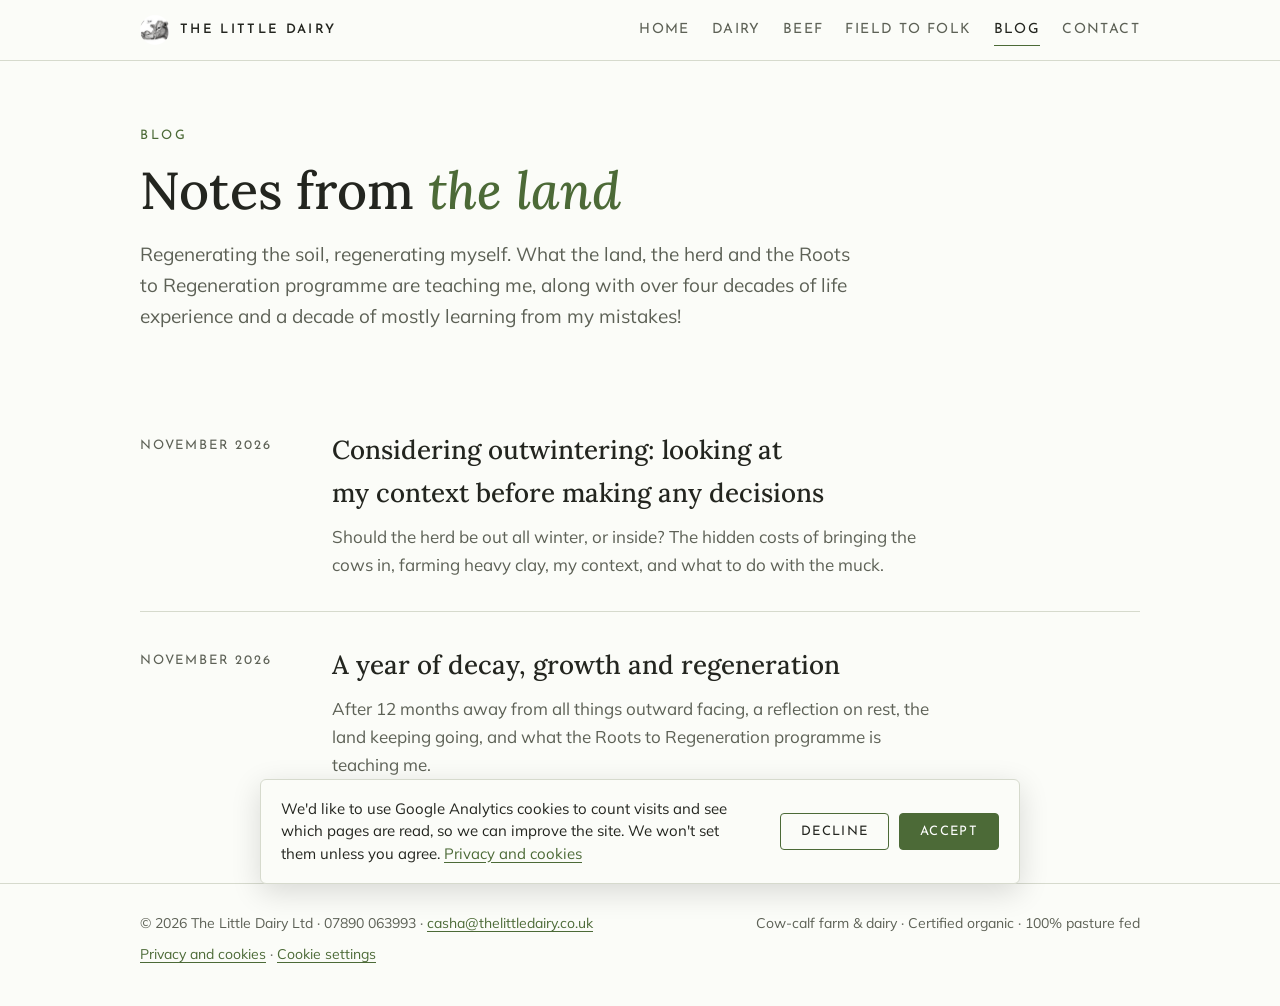
<file: blog.html>
<!doctype html>
<html lang="en-GB">
<head>
<meta charset="utf-8">
<meta name="viewport" content="width=device-width, initial-scale=1, viewport-fit=cover">
<title>Blog · The Little Dairy</title>
<meta name="claude:viewport-fit-sides" content="cover">
<meta name="description" content="Notes from the land: regenerative farming, cow-with-calf dairy and Casha&#x27;s journey with Roots to Regeneration.">
<meta property="og:type" content="website">
<meta property="og:site_name" content="The Little Dairy">
<meta property="og:title" content="Blog · The Little Dairy">
<meta property="og:description" content="Notes from the land: regenerative farming, cow-with-calf dairy and Casha&#x27;s journey with Roots to Regeneration.">
<meta property="og:url" content="https://thelittledairy.co.uk/blog.html">
<meta property="og:image" content="https://thelittledairy.co.uk/img/share.jpg">
<meta property="og:image:width" content="1200">
<meta property="og:image:height" content="630">
<meta property="og:image:alt" content="The Little Dairy herd grazing on organic pasture in Shropshire">
<meta name="twitter:card" content="summary_large_image">
<link rel="canonical" href="https://thelittledairy.co.uk/blog.html">
<link rel="icon" type="image/png" href="favicon.png">
<link rel="apple-touch-icon" href="apple-touch-icon.png">
<link rel="preconnect" href="https://fonts.googleapis.com">
<link rel="preconnect" href="https://fonts.gstatic.com" crossorigin>
<link rel="stylesheet" href="https://fonts.googleapis.com/css2?family=Josefin+Sans:wght@300;400;600&family=Lora:ital,wght@0,500;1,500&family=Mulish:wght@400;600&display=swap">
<link rel="stylesheet" href="style.css">
</head>
<body>

<header class="bar">
  <div class="inner">
    <a class="wordmark" href="index.html"><img src="favicon.png" alt="" width="30" height="30">The Little Dairy</a>
    <nav class="nav" aria-label="Main">
      <a href="index.html">Home</a>
      <a href="dairy.html">Dairy</a>
      <a href="beef.html">Beef</a>
      <a href="field-to-folk.html">Field to Folk</a>
      <a href="blog.html" aria-current="page">Blog</a>
      <a href="index.html#contact">Contact</a>
    </nav>
  </div>
</header>

<main>
  <section class="page-head">
    <div class="inner">
      <p class="eyebrow">Blog</p>
      <h1>Notes from <em>the land</em></h1>
      <p class="lede">Regenerating the soil, regenerating myself. What the land, the herd and the Roots to Regeneration programme are teaching me, along with over four decades of life experience and a decade of mostly learning from my mistakes!</p>
    </div>
  </section>

  <section class="block">
    <div class="inner">
      <div class="posts">
        <a class="post-row" href="considering-outwintering.html">
          <time datetime="2026-11-19">November 2026</time>
          <div>
            <h3>Considering outwintering: looking at my context before making any decisions</h3>
            <p>Should the herd be out all winter, or inside? The hidden costs of bringing the cows in, farming heavy clay, my context, and what to do with the muck.</p>
          </div>
        </a>
        <a class="post-row" href="back-on-the-land.html">
          <time datetime="2026-11">November 2026</time>
          <div>
            <h3>A year of decay, growth and regeneration</h3>
            <p>After 12 months away from all things outward facing, a reflection on rest, the land keeping going, and what the Roots to Regeneration programme is teaching me.</p>
          </div>
        </a>
      </div>
    </div>
  </section>
</main>

<footer>
  <div class="inner">
    <span>© 2026 The Little Dairy Ltd · 07890 063993 · <a href="mailto:casha@thelittledairy.co.uk">casha@thelittledairy.co.uk</a></span>
    <span>Cow-calf farm &amp; dairy · Certified organic · 100% pasture fed</span>
    <span><a href="privacy.html">Privacy and cookies</a> · <a href="#" data-cookie-settings>Cookie settings</a></span>
  </div>
</footer>

<script src="consent.js" defer></script>
</body>
</html>
</file>
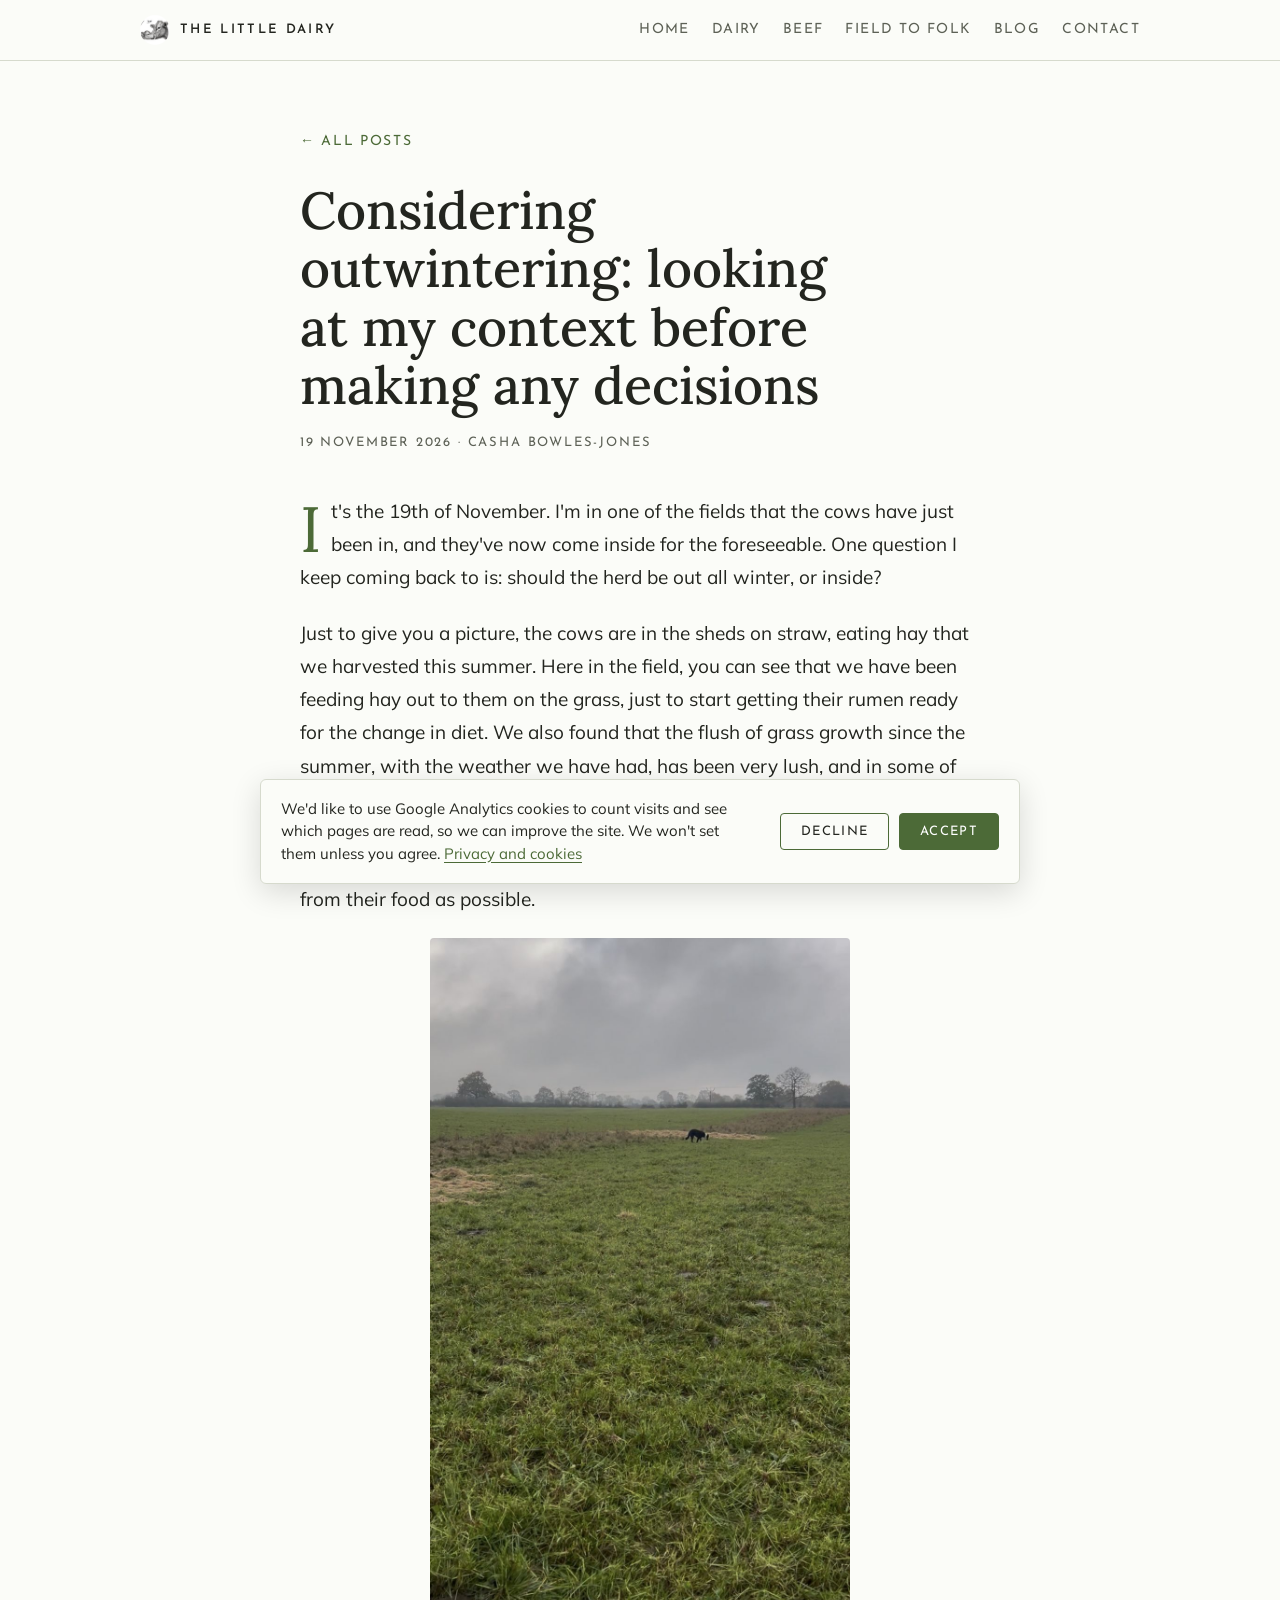
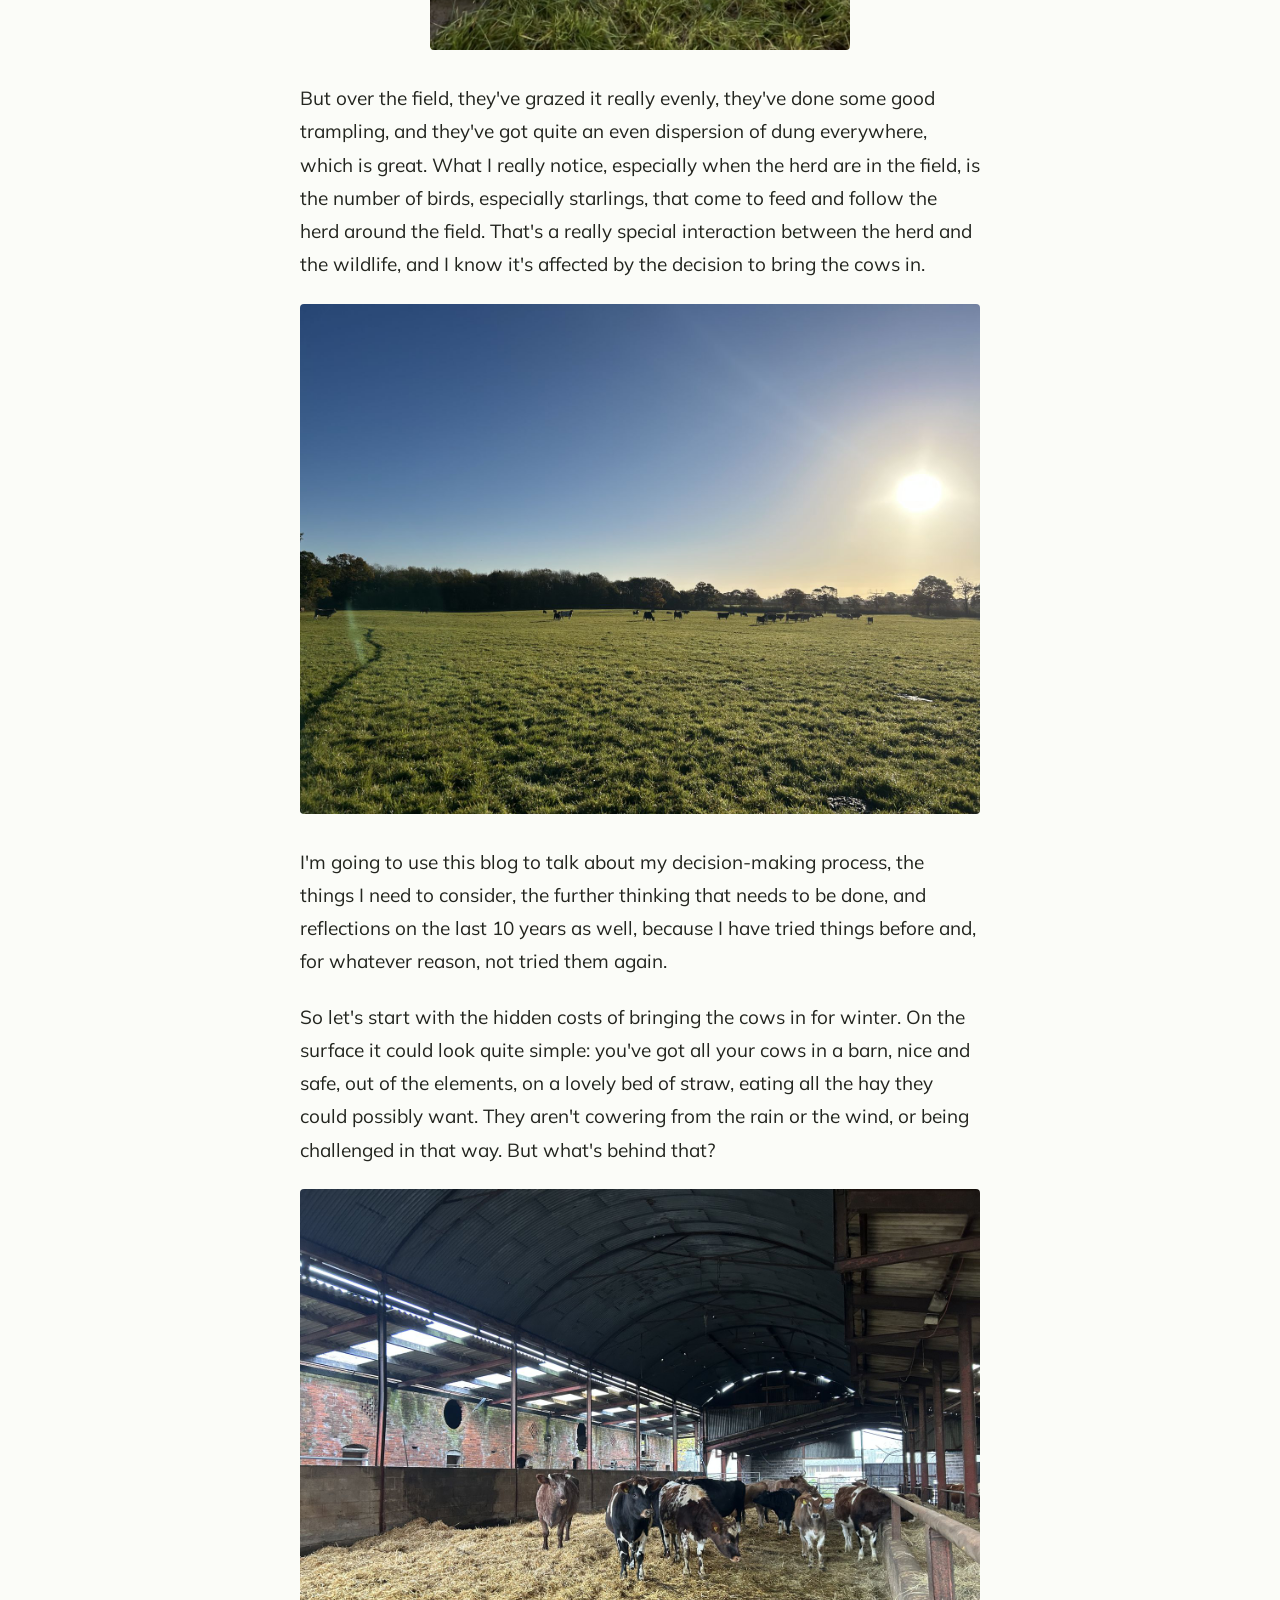
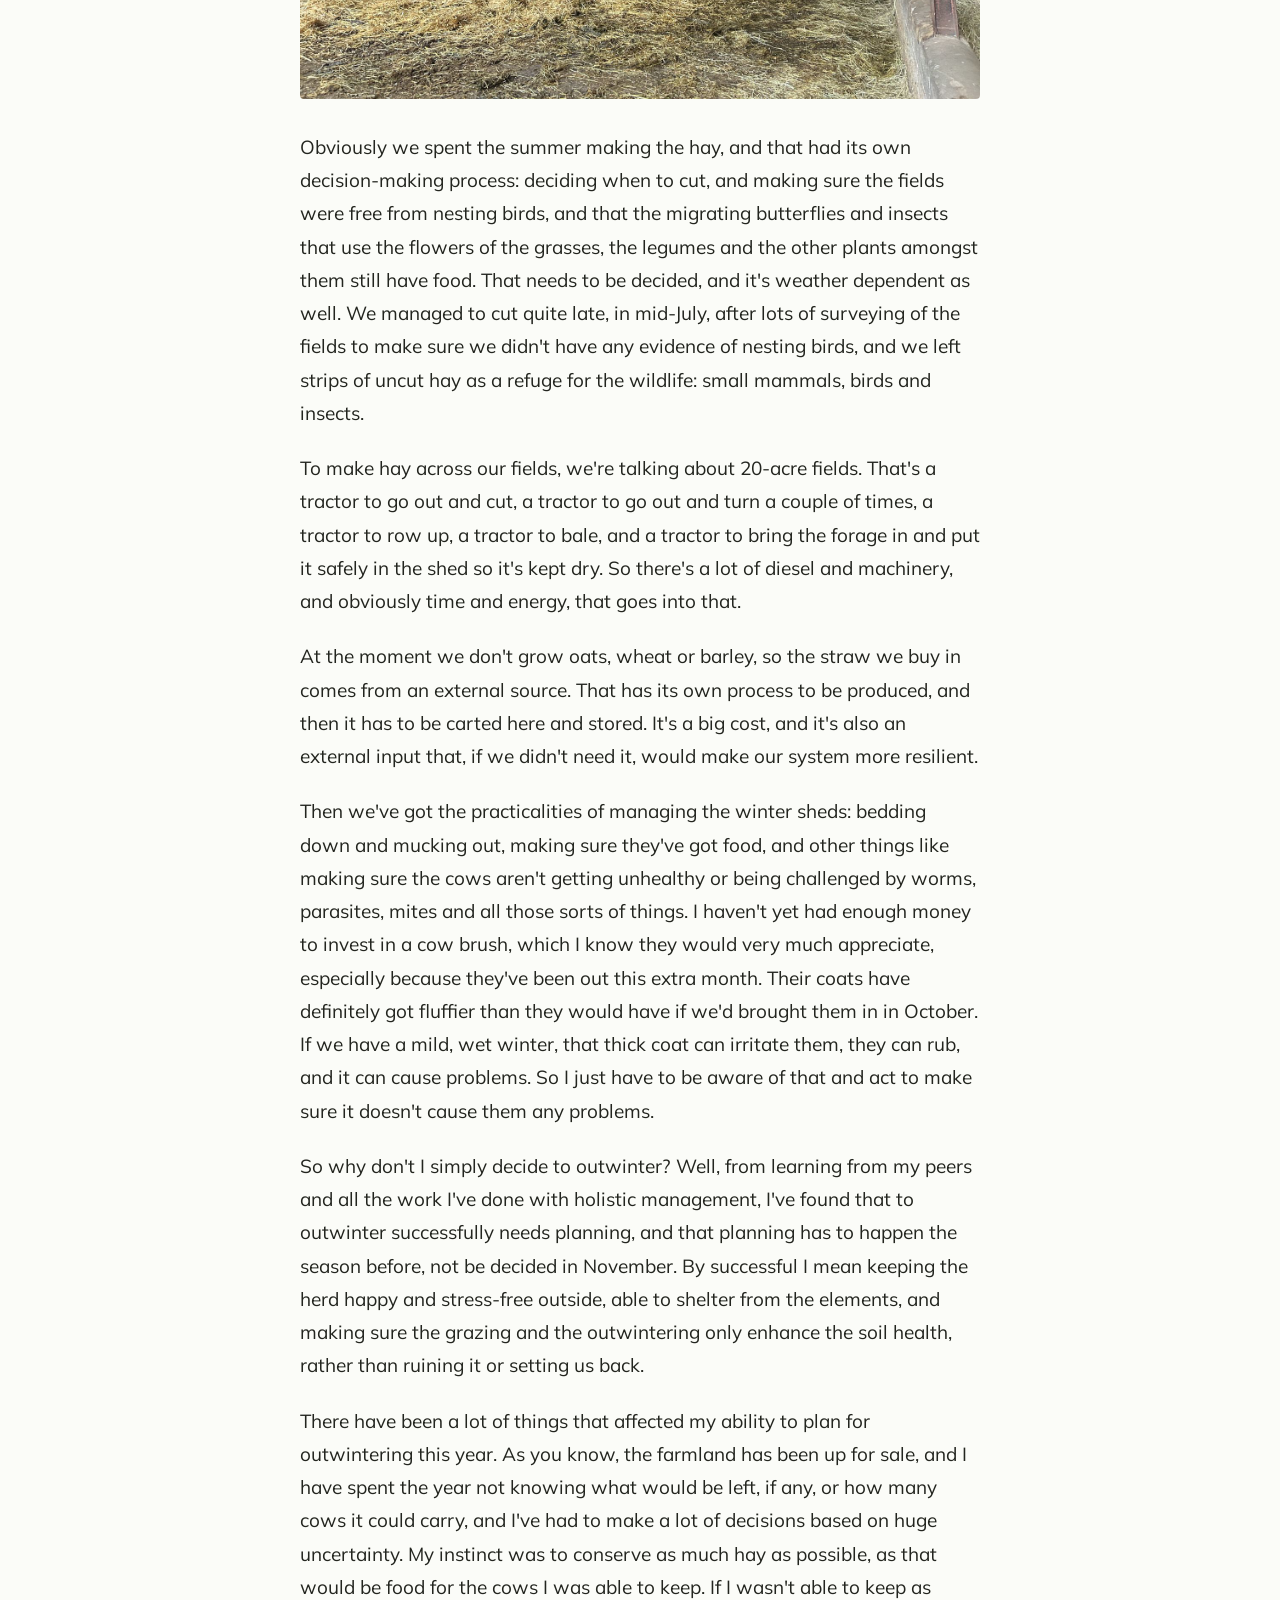
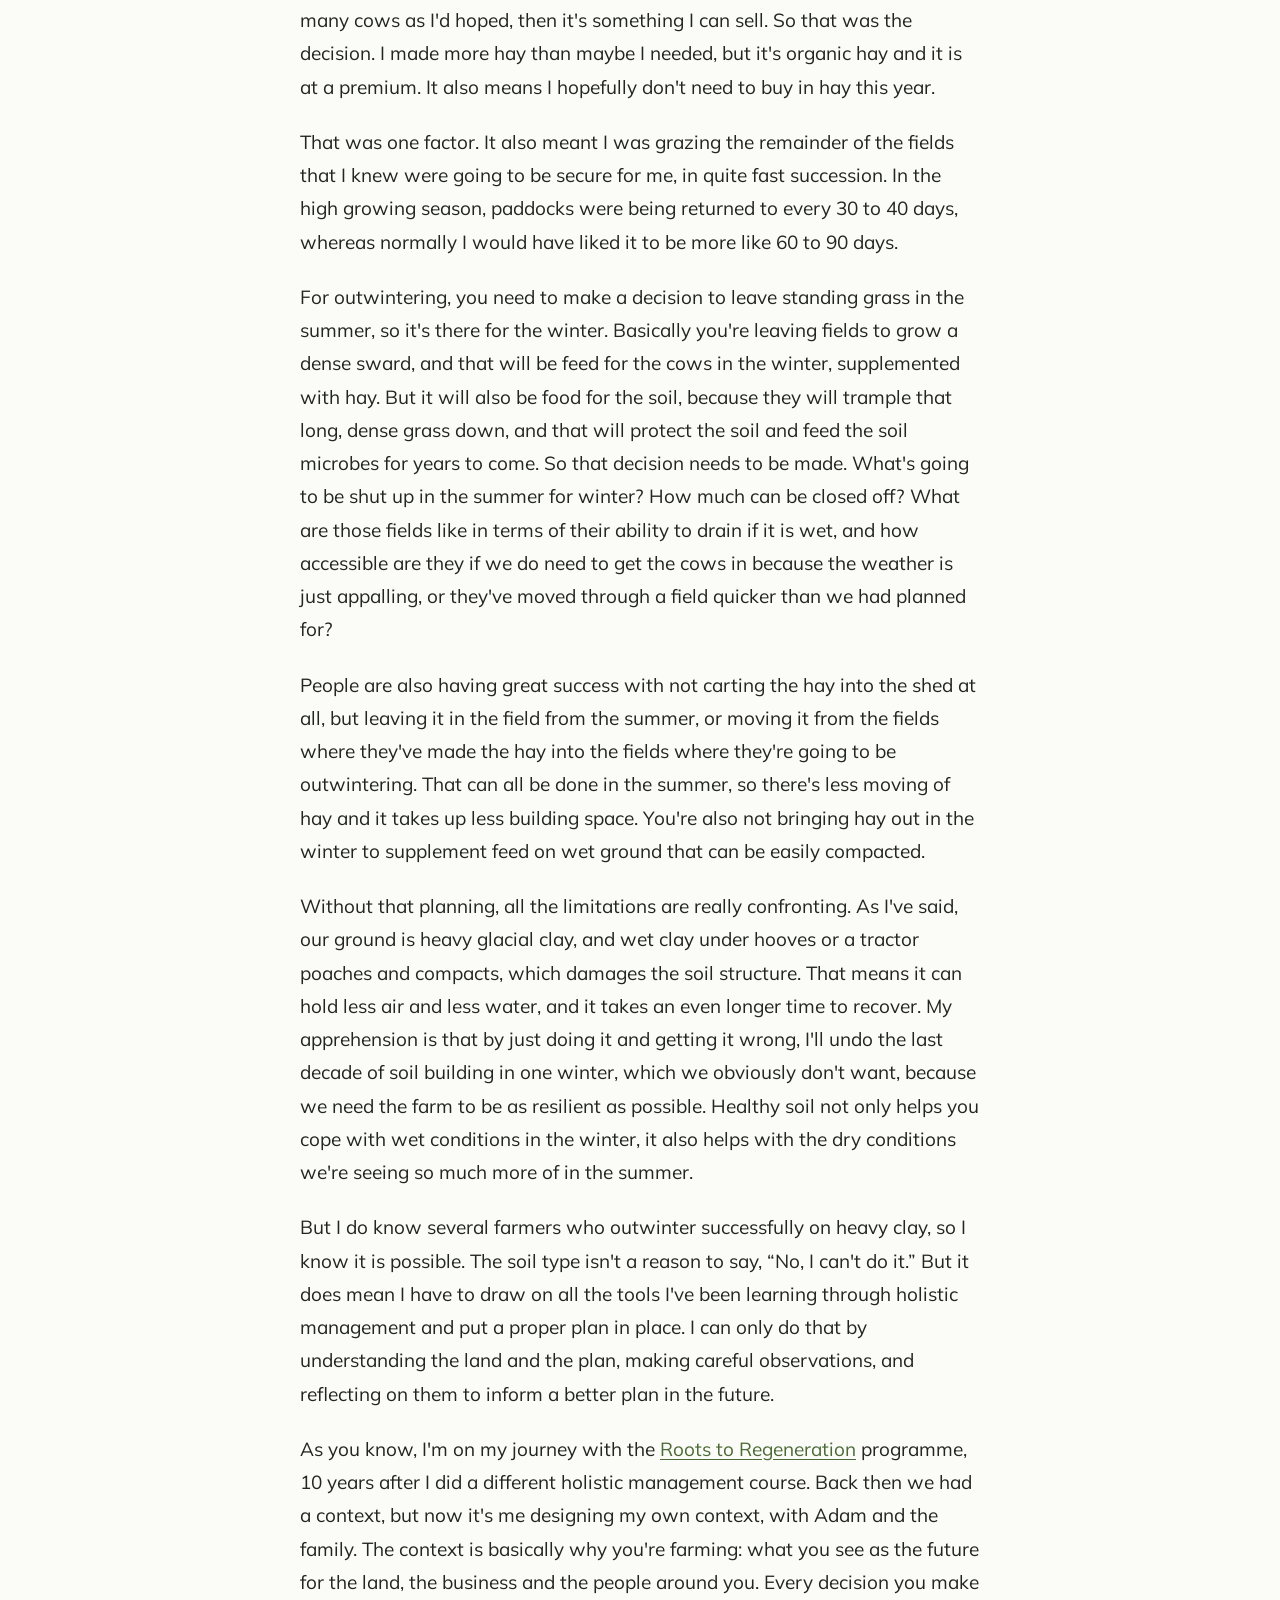
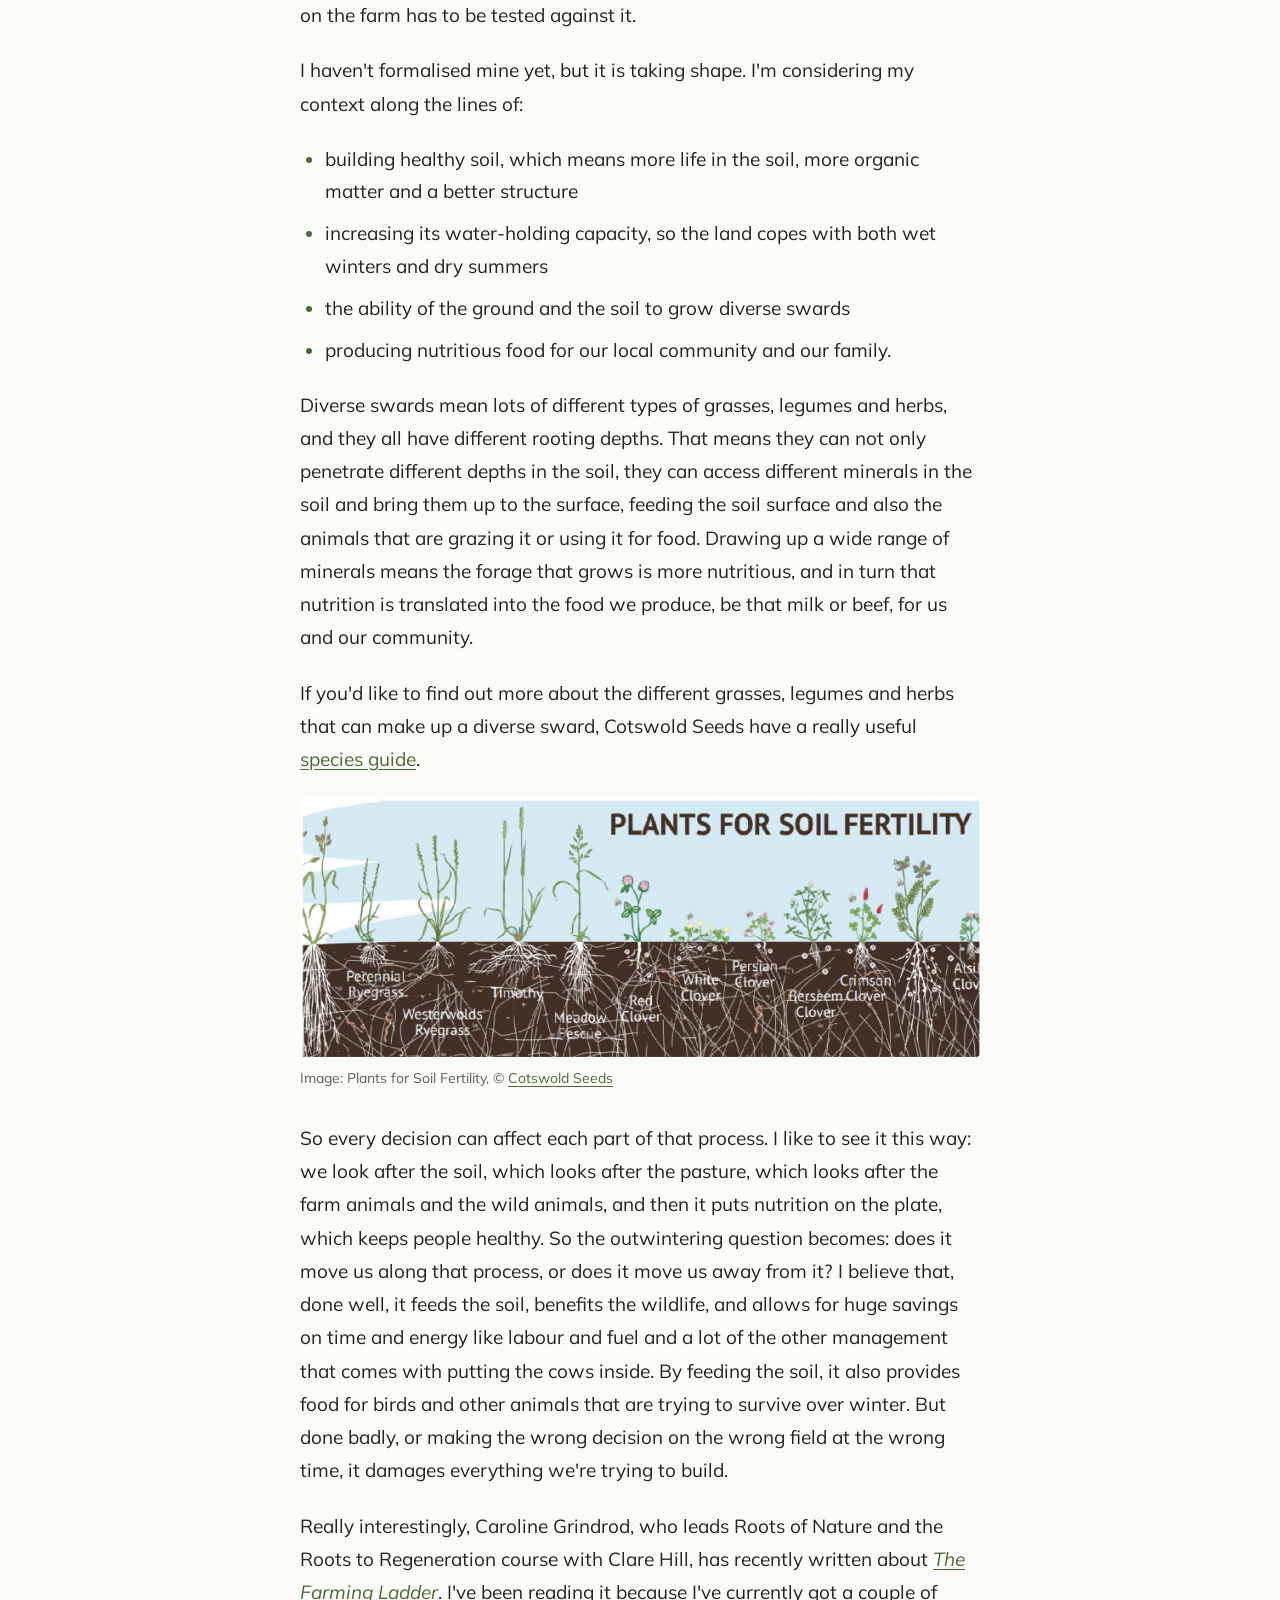
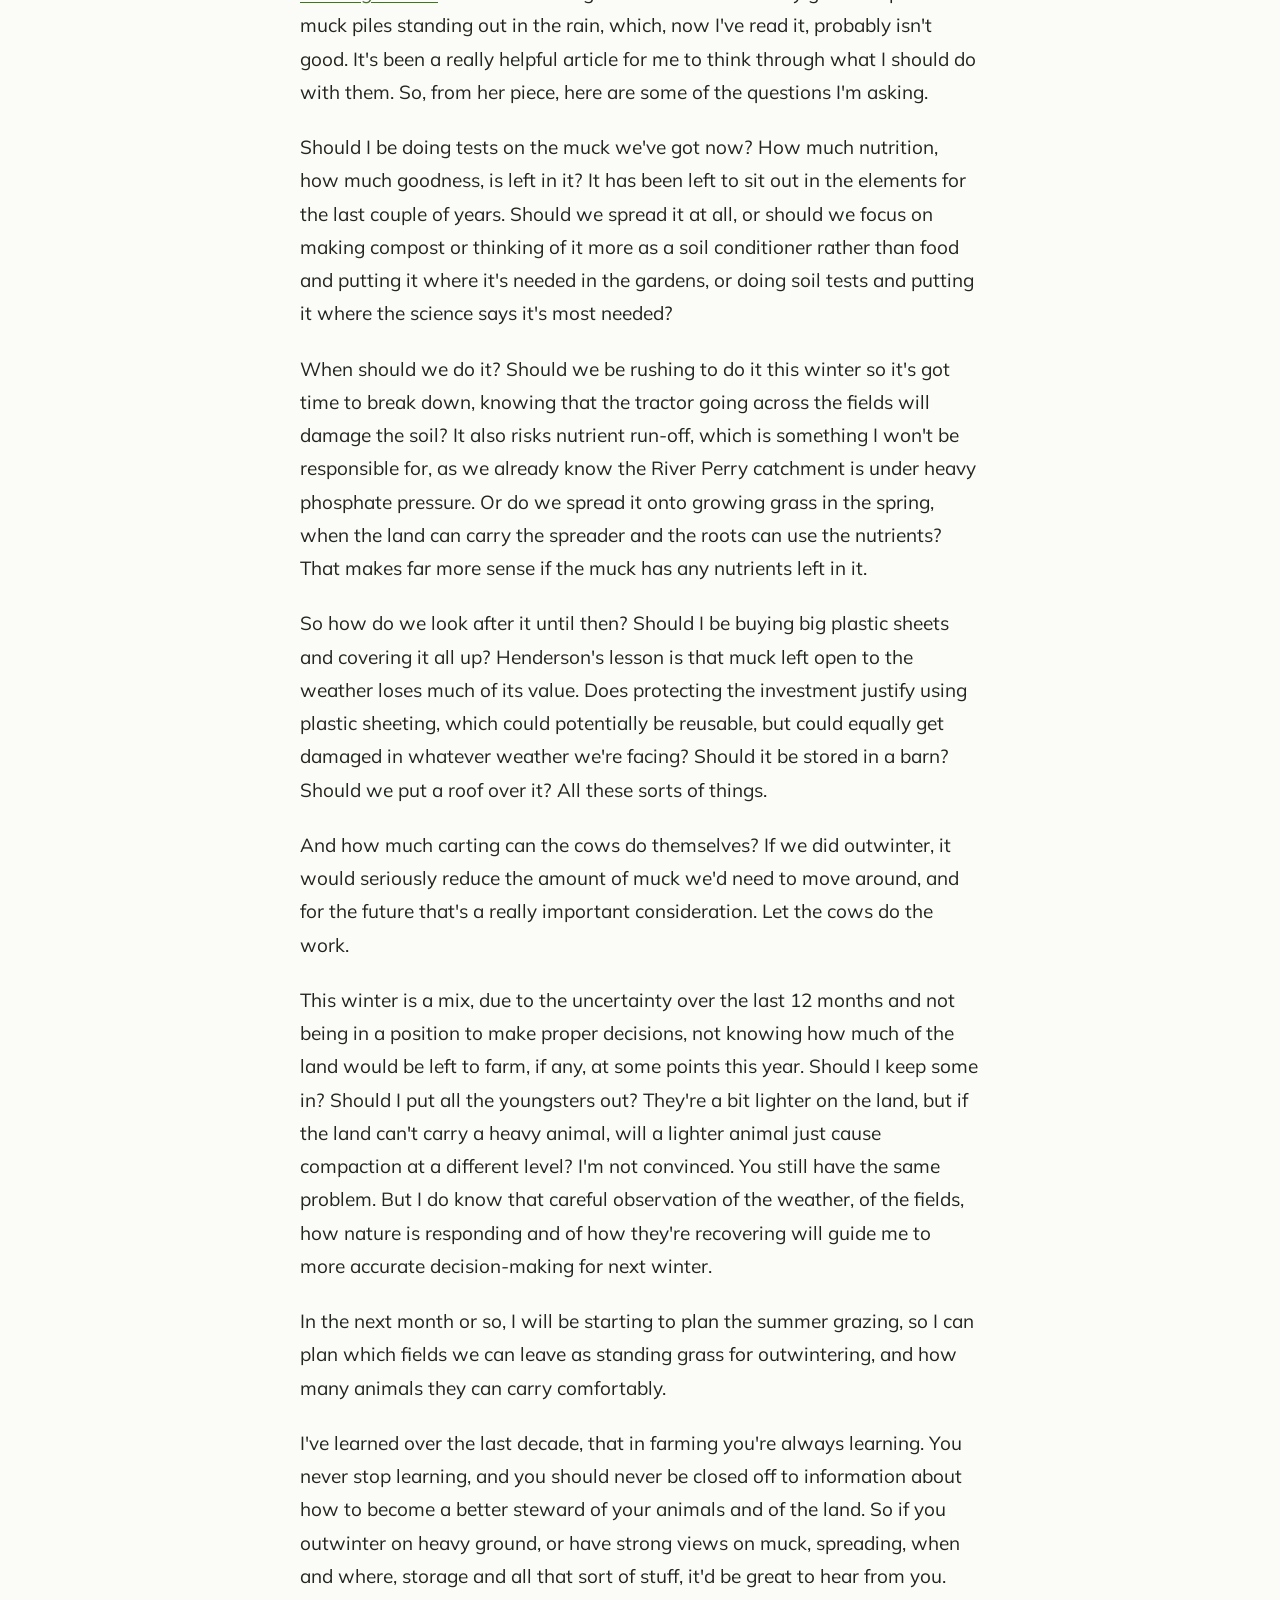
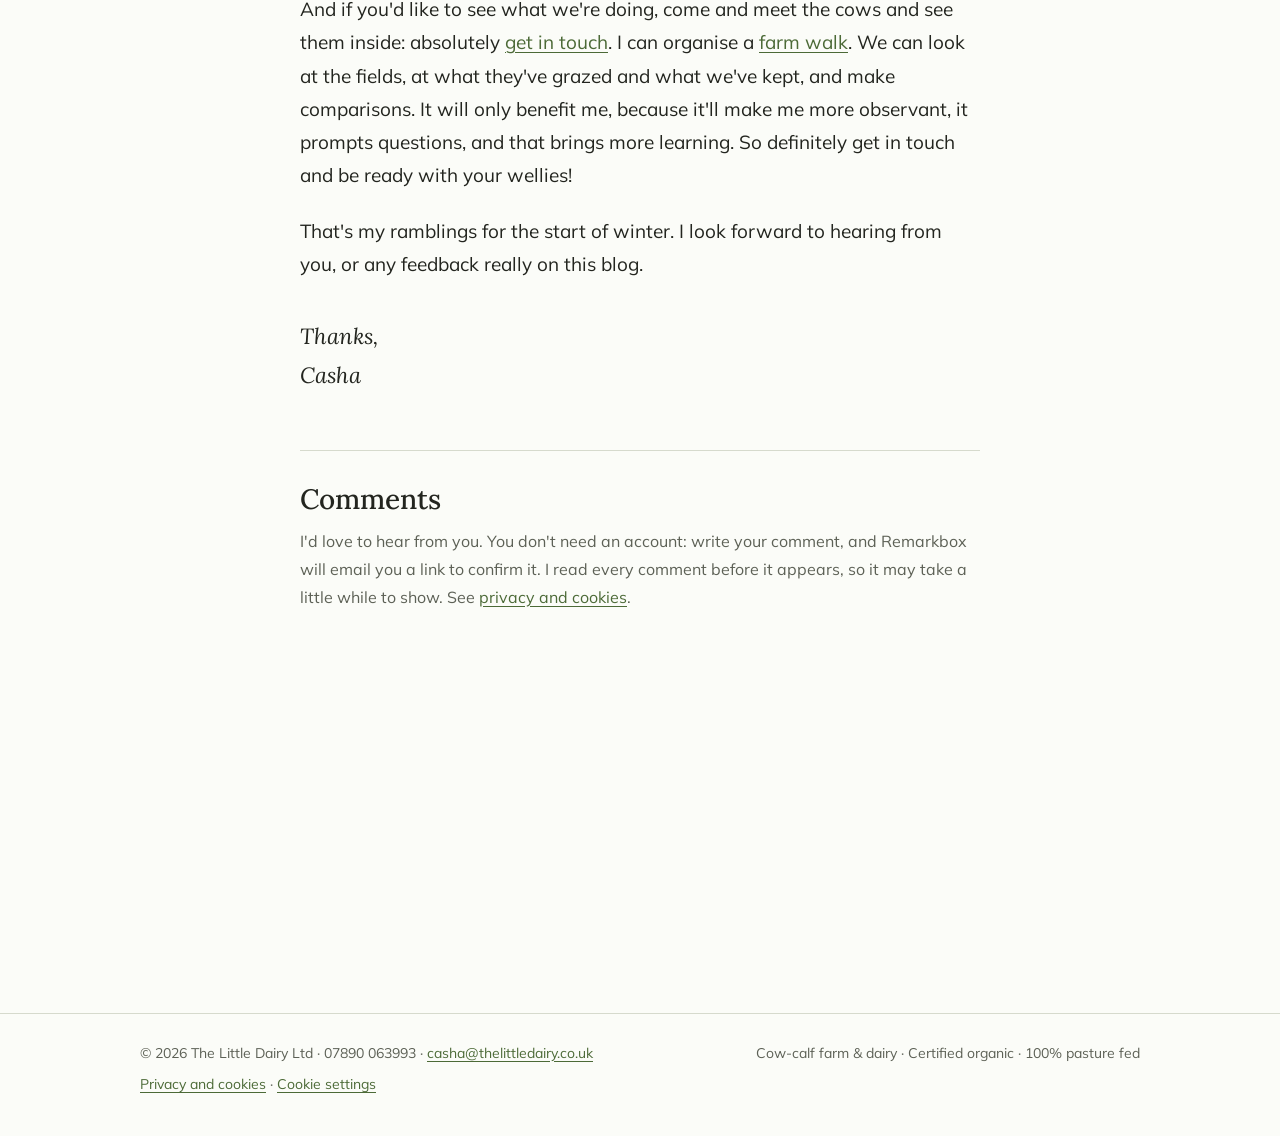
<file: considering-outwintering.html>
<!doctype html>
<html lang="en-GB">
<head>
<meta charset="utf-8">
<meta name="viewport" content="width=device-width, initial-scale=1, viewport-fit=cover">
<title>Considering outwintering: looking at my context before making any decisions · The Little Dairy</title>
<meta name="claude:viewport-fit-sides" content="cover">
<meta name="description" content="Should the herd be out all winter, or inside? Casha on the hidden costs of housing, heavy clay, her holistic context and what to do with the muck.">
<meta property="og:type" content="website">
<meta property="og:site_name" content="The Little Dairy">
<meta property="og:title" content="Considering outwintering: looking at my context before making any decisions · The Little Dairy">
<meta property="og:description" content="Should the herd be out all winter, or inside? Casha on the hidden costs of housing, heavy clay, her holistic context and what to do with the muck.">
<meta property="og:url" content="https://thelittledairy.co.uk/considering-outwintering.html">
<meta property="og:image" content="https://thelittledairy.co.uk/img/herd-grazing-winter-sun.jpg">
<meta property="og:image:width" content="1600">
<meta property="og:image:height" content="1200">
<meta property="og:image:alt" content="The herd grazing out in the field in low winter sunshine">
<meta name="twitter:card" content="summary_large_image">
<link rel="canonical" href="https://thelittledairy.co.uk/considering-outwintering.html">
<link rel="icon" type="image/png" href="favicon.png">
<link rel="apple-touch-icon" href="apple-touch-icon.png">
<link rel="preconnect" href="https://fonts.googleapis.com">
<link rel="preconnect" href="https://fonts.gstatic.com" crossorigin>
<link rel="stylesheet" href="https://fonts.googleapis.com/css2?family=Josefin+Sans:wght@300;400;600&family=Lora:ital,wght@0,500;1,500&family=Mulish:wght@400;600&display=swap">
<link rel="stylesheet" href="style.css">
</head>
<body>

<header class="bar">
  <div class="inner">
    <a class="wordmark" href="index.html"><img src="favicon.png" alt="" width="30" height="30">The Little Dairy</a>
    <nav class="nav" aria-label="Main">
      <a href="index.html">Home</a>
      <a href="dairy.html">Dairy</a>
      <a href="beef.html">Beef</a>
      <a href="field-to-folk.html">Field to Folk</a>
      <a href="blog.html">Blog</a>
      <a href="index.html#contact">Contact</a>
    </nav>
  </div>
</header>

<main>
  <article class="article">
    <div class="inner">
      <a class="back" href="blog.html">← All posts</a>
      <h1 style="margin-top:28px">Considering outwintering: looking at my context before making any decisions</h1>
      <p class="meta">19 November 2026 · Casha Bowles-Jones</p>
      <p>It's the 19th of November. I'm in one of the fields that the cows have just been in, and they've now come inside for the foreseeable. One question I keep coming back to is: should the herd be out all winter, or inside?</p>
      <p>Just to give you a picture, the cows are in the sheds on straw, eating hay that we harvested this summer. Here in the field, you can see that we have been feeding hay out to them on the grass, just to start getting their rumen ready for the change in diet. We also found that the flush of grass growth since the summer, with the weather we have had, has been very lush, and in some of the fields it's actually been a bit too rich for the cows and they've got a bit dirty. So again, feeding them hay will hopefully balance their guts, make them feel more comfortable and make sure they're absorbing as many nutrients from their food as possible.</p>
      <figure class="post-fig portrait">
        <img src="img/field-after-grazing.jpg" width="900" height="1526" loading="lazy" alt="The field the cows have just come off, with patches of hay fed out on the grass and the dog in the distance">
      </figure>
      <p>But over the field, they've grazed it really evenly, they've done some good trampling, and they've got quite an even dispersion of dung everywhere, which is great. What I really notice, especially when the herd are in the field, is the number of birds, especially starlings, that come to feed and follow the herd around the field. That's a really special interaction between the herd and the wildlife, and I know it's affected by the decision to bring the cows in.</p>
      <figure class="post-fig">
        <img src="img/herd-grazing-winter-sun.jpg" width="1600" height="1200" loading="lazy" alt="The herd grazing out in the field in low winter sunshine">
      </figure>
      <p>I'm going to use this blog to talk about my decision-making process, the things I need to consider, the further thinking that needs to be done, and reflections on the last 10 years as well, because I have tried things before and, for whatever reason, not tried them again.</p>
      <p>So let's start with the hidden costs of bringing the cows in for winter. On the surface it could look quite simple: you've got all your cows in a barn, nice and safe, out of the elements, on a lovely bed of straw, eating all the hay they could possibly want. They aren't cowering from the rain or the wind, or being challenged in that way. But what's behind that?</p>
      <figure class="post-fig">
        <img src="img/herd-in-shed.jpg" width="1600" height="1200" loading="lazy" alt="Some of the herd inside the shed on a bed of straw">
      </figure>
      <p>Obviously we spent the summer making the hay, and that had its own decision-making process: deciding when to cut, and making sure the fields were free from nesting birds, and that the migrating butterflies and insects that use the flowers of the grasses, the legumes and the other plants amongst them still have food. That needs to be decided, and it's weather dependent as well. We managed to cut quite late, in mid-July, after lots of surveying of the fields to make sure we didn't have any evidence of nesting birds, and we left strips of uncut hay as a refuge for the wildlife: small mammals, birds and insects.</p>
      <p>To make hay across our fields, we're talking about 20-acre fields. That's a tractor to go out and cut, a tractor to go out and turn a couple of times, a tractor to row up, a tractor to bale, and a tractor to bring the forage in and put it safely in the shed so it's kept dry. So there's a lot of diesel and machinery, and obviously time and energy, that goes into that.</p>
      <p>At the moment we don't grow oats, wheat or barley, so the straw we buy in comes from an external source. That has its own process to be produced, and then it has to be carted here and stored. It's a big cost, and it's also an external input that, if we didn't need it, would make our system more resilient.</p>
      <p>Then we've got the practicalities of managing the winter sheds: bedding down and mucking out, making sure they've got food, and other things like making sure the cows aren't getting unhealthy or being challenged by worms, parasites, mites and all those sorts of things. I haven't yet had enough money to invest in a cow brush, which I know they would very much appreciate, especially because they've been out this extra month. Their coats have definitely got fluffier than they would have if we'd brought them in in October. If we have a mild, wet winter, that thick coat can irritate them, they can rub, and it can cause problems. So I just have to be aware of that and act to make sure it doesn't cause them any problems.</p>
      <p>So why don't I simply decide to outwinter? Well, from learning from my peers and all the work I've done with holistic management, I've found that to outwinter successfully needs planning, and that planning has to happen the season before, not be decided in November. By successful I mean keeping the herd happy and stress-free outside, able to shelter from the elements, and making sure the grazing and the outwintering only enhance the soil health, rather than ruining it or setting us back.</p>
      <p>There have been a lot of things that affected my ability to plan for outwintering this year. As you know, the farmland has been up for sale, and I have spent the year not knowing what would be left, if any, or how many cows it could carry, and I've had to make a lot of decisions based on huge uncertainty. My instinct was to conserve as much hay as possible, as that would be food for the cows I was able to keep. If I wasn't able to keep as many cows as I'd hoped, then it's something I can sell. So that was the decision. I made more hay than maybe I needed, but it's organic hay and it is at a premium. It also means I hopefully don't need to buy in hay this year.</p>
      <p>That was one factor. It also meant I was grazing the remainder of the fields that I knew were going to be secure for me, in quite fast succession. In the high growing season, paddocks were being returned to every 30 to 40 days, whereas normally I would have liked it to be more like 60 to 90 days.</p>
      <p>For outwintering, you need to make a decision to leave standing grass in the summer, so it's there for the winter. Basically you're leaving fields to grow a dense sward, and that will be feed for the cows in the winter, supplemented with hay. But it will also be food for the soil, because they will trample that long, dense grass down, and that will protect the soil and feed the soil microbes for years to come. So that decision needs to be made. What's going to be shut up in the summer for winter? How much can be closed off? What are those fields like in terms of their ability to drain if it is wet, and how accessible are they if we do need to get the cows in because the weather is just appalling, or they've moved through a field quicker than we had planned for?</p>
      <p>People are also having great success with not carting the hay into the shed at all, but leaving it in the field from the summer, or moving it from the fields where they've made the hay into the fields where they're going to be outwintering. That can all be done in the summer, so there's less moving of hay and it takes up less building space. You're also not bringing hay out in the winter to supplement feed on wet ground that can be easily compacted.</p>
      <p>Without that planning, all the limitations are really confronting. As I've said, our ground is heavy glacial clay, and wet clay under hooves or a tractor poaches and compacts, which damages the soil structure. That means it can hold less air and less water, and it takes an even longer time to recover. My apprehension is that by just doing it and getting it wrong, I'll undo the last decade of soil building in one winter, which we obviously don't want, because we need the farm to be as resilient as possible. Healthy soil not only helps you cope with wet conditions in the winter, it also helps with the dry conditions we're seeing so much more of in the summer.</p>
      <p>But I do know several farmers who outwinter successfully on heavy clay, so I know it is possible. The soil type isn't a reason to say, “No, I can't do it.” But it does mean I have to draw on all the tools I've been learning through holistic management and put a proper plan in place. I can only do that by understanding the land and the plan, making careful observations, and reflecting on them to inform a better plan in the future.</p>
      <p>As you know, I'm on my journey with the <a href="https://rootsofnature.co.uk/roots-to-regeneration/" rel="noopener">Roots to Regeneration</a> programme, 10 years after I did a different holistic management course. Back then we had a context, but now it's me designing my own context, with Adam and the family. The context is basically why you're farming: what you see as the future for the land, the business and the people around you. Every decision you make on the farm has to be tested against it.</p>
      <p>I haven't formalised mine yet, but it is taking shape. I'm considering my context along the lines of:</p>
      <ul>
        <li>building healthy soil, which means more life in the soil, more organic matter and a better structure</li>
        <li>increasing its water-holding capacity, so the land copes with both wet winters and dry summers</li>
        <li>the ability of the ground and the soil to grow diverse swards</li>
        <li>producing nutritious food for our local community and our family.</li>
      </ul>
      <p>Diverse swards mean lots of different types of grasses, legumes and herbs, and they all have different rooting depths. That means they can not only penetrate different depths in the soil, they can access different minerals in the soil and bring them up to the surface, feeding the soil surface and also the animals that are grazing it or using it for food. Drawing up a wide range of minerals means the forage that grows is more nutritious, and in turn that nutrition is translated into the food we produce, be that milk or beef, for us and our community.</p>
      <p>If you'd like to find out more about the different grasses, legumes and herbs that can make up a diverse sward, Cotswold Seeds have a really useful <a href="https://www.cotswoldseeds.com/kh-species-guide-info.asp" rel="noopener">species guide</a>.</p>
      <figure class="post-fig">
        <img src="img/plants-for-soil-fertility-cotswold-seeds.jpg" width="1600" height="608" loading="lazy" alt="Illustration titled Plants for Soil Fertility, showing grasses and clovers above ground and their different root systems below ground">
        <figcaption>Image: Plants for Soil Fertility, &copy; <a href="https://www.cotswoldseeds.com/kh-species-guide-info.asp" rel="noopener">Cotswold Seeds</a></figcaption>
      </figure>
      <p>So every decision can affect each part of that process. I like to see it this way: we look after the soil, which looks after the pasture, which looks after the farm animals and the wild animals, and then it puts nutrition on the plate, which keeps people healthy. So the outwintering question becomes: does it move us along that process, or does it move us away from it? I believe that, done well, it feeds the soil, benefits the wildlife, and allows for huge savings on time and energy like labour and fuel and a lot of the other management that comes with putting the cows inside. By feeding the soil, it also provides food for birds and other animals that are trying to survive over winter. But done badly, or making the wrong decision on the wrong field at the wrong time, it damages everything we're trying to build.</p>
      <p>Really interestingly, Caroline Grindrod, who leads Roots of Nature and the Roots to Regeneration course with Clare Hill, has recently written about <a href="https://rootsofnature.co.uk/the-farming-ladder-george-henderson/" rel="noopener"><em>The Farming Ladder</em></a>. I've been reading it because I've currently got a couple of muck piles standing out in the rain, which, now I've read it, probably isn't good. It's been a really helpful article for me to think through what I should do with them. So, from her piece, here are some of the questions I'm asking.</p>
      <p>Should I be doing tests on the muck we've got now? How much nutrition, how much goodness, is left in it? It has been left to sit out in the elements for the last couple of years. Should we spread it at all, or should we focus on making compost or thinking of it more as a soil conditioner rather than food and putting it where it's needed in the gardens, or doing soil tests and putting it where the science says it's most needed?</p>
      <p>When should we do it? Should we be rushing to do it this winter so it's got time to break down, knowing that the tractor going across the fields will damage the soil? It also risks nutrient run-off, which is something I won't be responsible for, as we already know the River Perry catchment is under heavy phosphate pressure. Or do we spread it onto growing grass in the spring, when the land can carry the spreader and the roots can use the nutrients? That makes far more sense if the muck has any nutrients left in it.</p>
      <p>So how do we look after it until then? Should I be buying big plastic sheets and covering it all up? Henderson's lesson is that muck left open to the weather loses much of its value. Does protecting the investment justify using plastic sheeting, which could potentially be reusable, but could equally get damaged in whatever weather we're facing? Should it be stored in a barn? Should we put a roof over it? All these sorts of things.</p>
      <p>And how much carting can the cows do themselves? If we did outwinter, it would seriously reduce the amount of muck we'd need to move around, and for the future that's a really important consideration. Let the cows do the work.</p>
      <p>This winter is a mix, due to the uncertainty over the last 12 months and not being in a position to make proper decisions, not knowing how much of the land would be left to farm, if any, at some points this year. Should I keep some in? Should I put all the youngsters out? They're a bit lighter on the land, but if the land can't carry a heavy animal, will a lighter animal just cause compaction at a different level? I'm not convinced. You still have the same problem. But I do know that careful observation of the weather, of the fields, how nature is responding and of how they're recovering will guide me to more accurate decision-making for next winter.</p>
      <p>In the next month or so, I will be starting to plan the summer grazing, so I can plan which fields we can leave as standing grass for outwintering, and how many animals they can carry comfortably.</p>
      <p>I've learned over the last decade, that in farming you're always learning. You never stop learning, and you should never be closed off to information about how to become a better steward of your animals and of the land. So if you outwinter on heavy ground, or have strong views on muck, spreading, when and where, storage and all that sort of stuff, it'd be great to hear from you. And if you'd like to see what we're doing, come and meet the cows and see them inside: absolutely <a href="index.html#contact">get in touch</a>. I can organise a <a href="field-to-folk.html">farm walk</a>. We can look at the fields, at what they've grazed and what we've kept, and make comparisons. It will only benefit me, because it'll make me more observant, it prompts questions, and that brings more learning. So definitely get in touch and be ready with your wellies!</p>
      <p>That's my ramblings for the start of winter. I look forward to hearing from you, or any feedback really on this blog.</p>
      <p class="sign">Thanks,<br>Casha</p>
      <section class="comments" aria-labelledby="comments-heading">
        <h2 id="comments-heading">Comments</h2>
        <p class="comments-note">I'd love to hear from you. You don't need an account: write your comment, and Remarkbox will email you a link to confirm it. I read every comment before it appears, so it may take a little while to show. See <a href="privacy.html#comments">privacy and cookies</a>.</p>
        <div id="remarkbox-div">
          <noscript><iframe src="https://my.remarkbox.com/embed?nojs=true&amp;mode=light" style="height:600px;width:100%;border:none" title="Comments"></iframe></noscript>
        </div>
      </section>
    </div>
  </article>
</main>

<footer>
  <div class="inner">
    <span>© 2026 The Little Dairy Ltd · 07890 063993 · <a href="mailto:casha@thelittledairy.co.uk">casha@thelittledairy.co.uk</a></span>
    <span>Cow-calf farm &amp; dairy · Certified organic · 100% pasture fed</span>
    <span><a href="privacy.html">Privacy and cookies</a> · <a href="#" data-cookie-settings>Cookie settings</a></span>
  </div>
</footer>

<script src="consent.js" defer></script>
<script src="comments.js" defer></script>
</body>
</html>
</file>
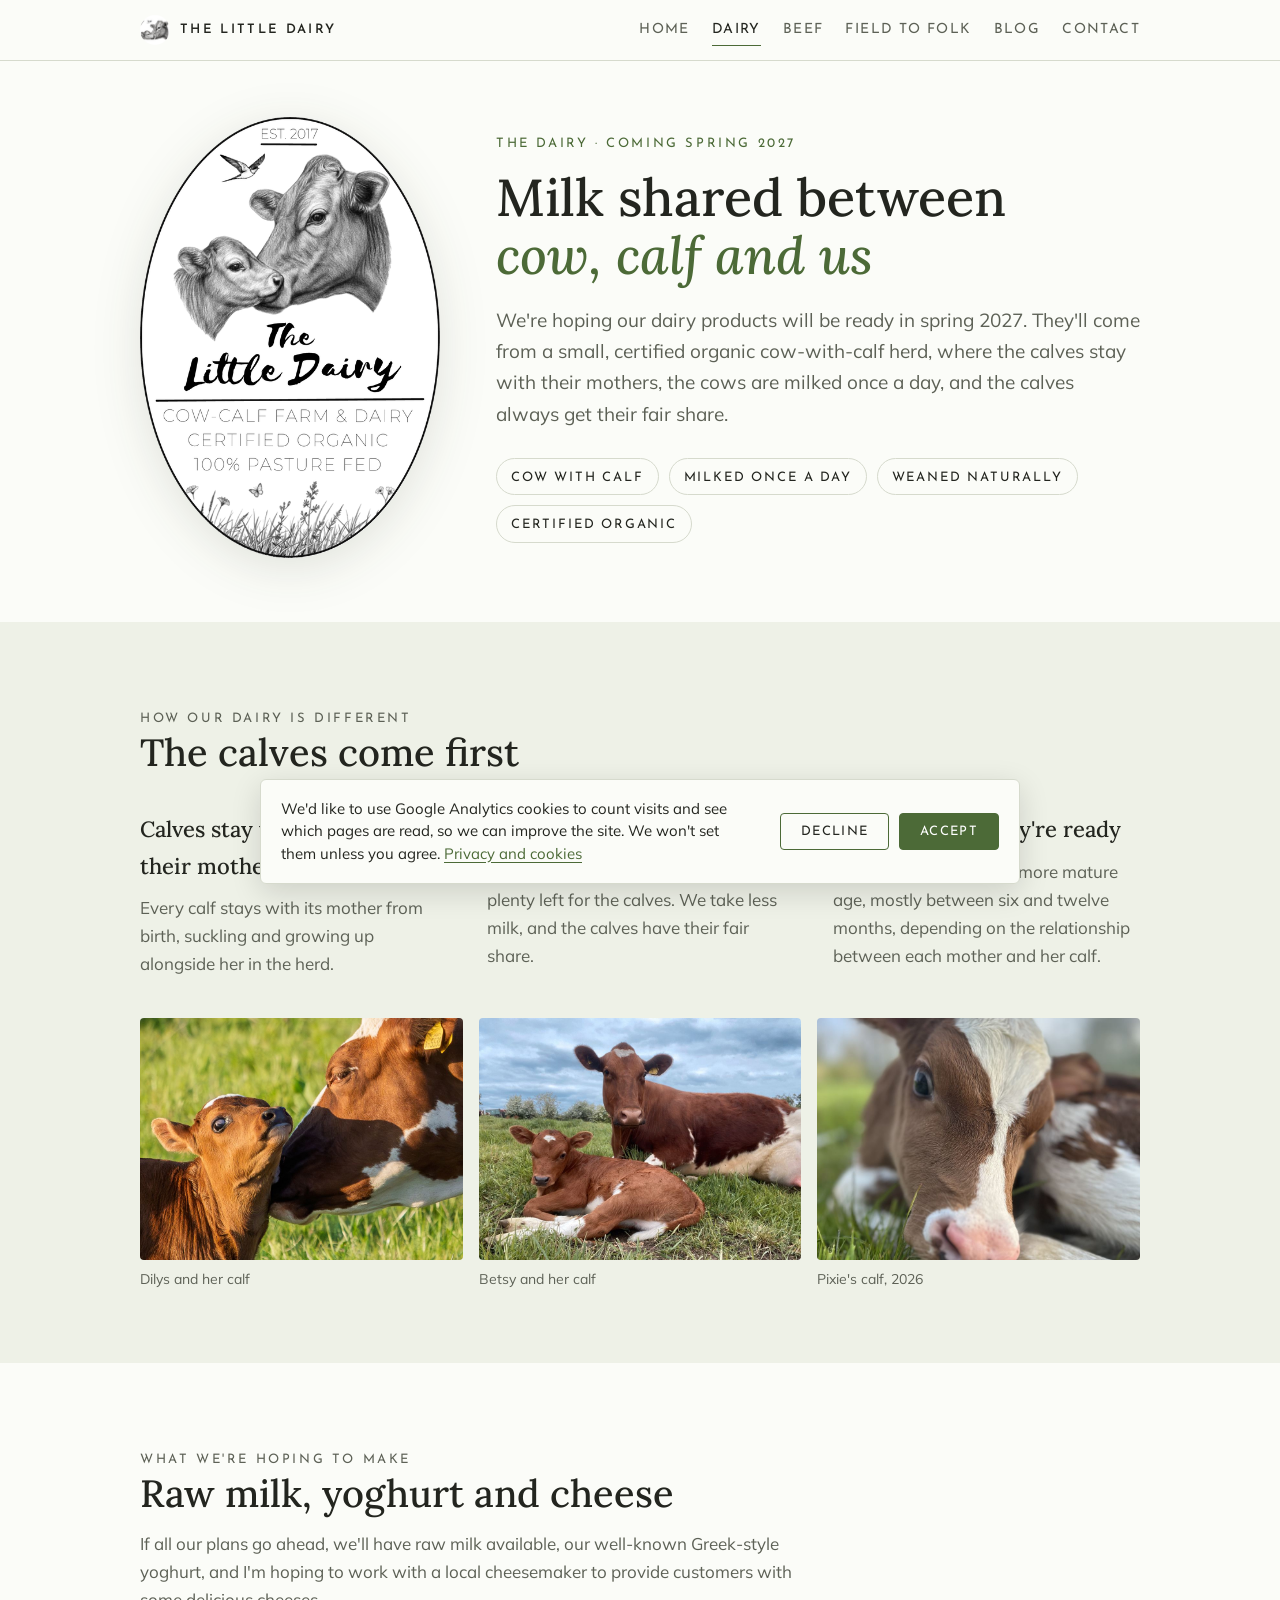
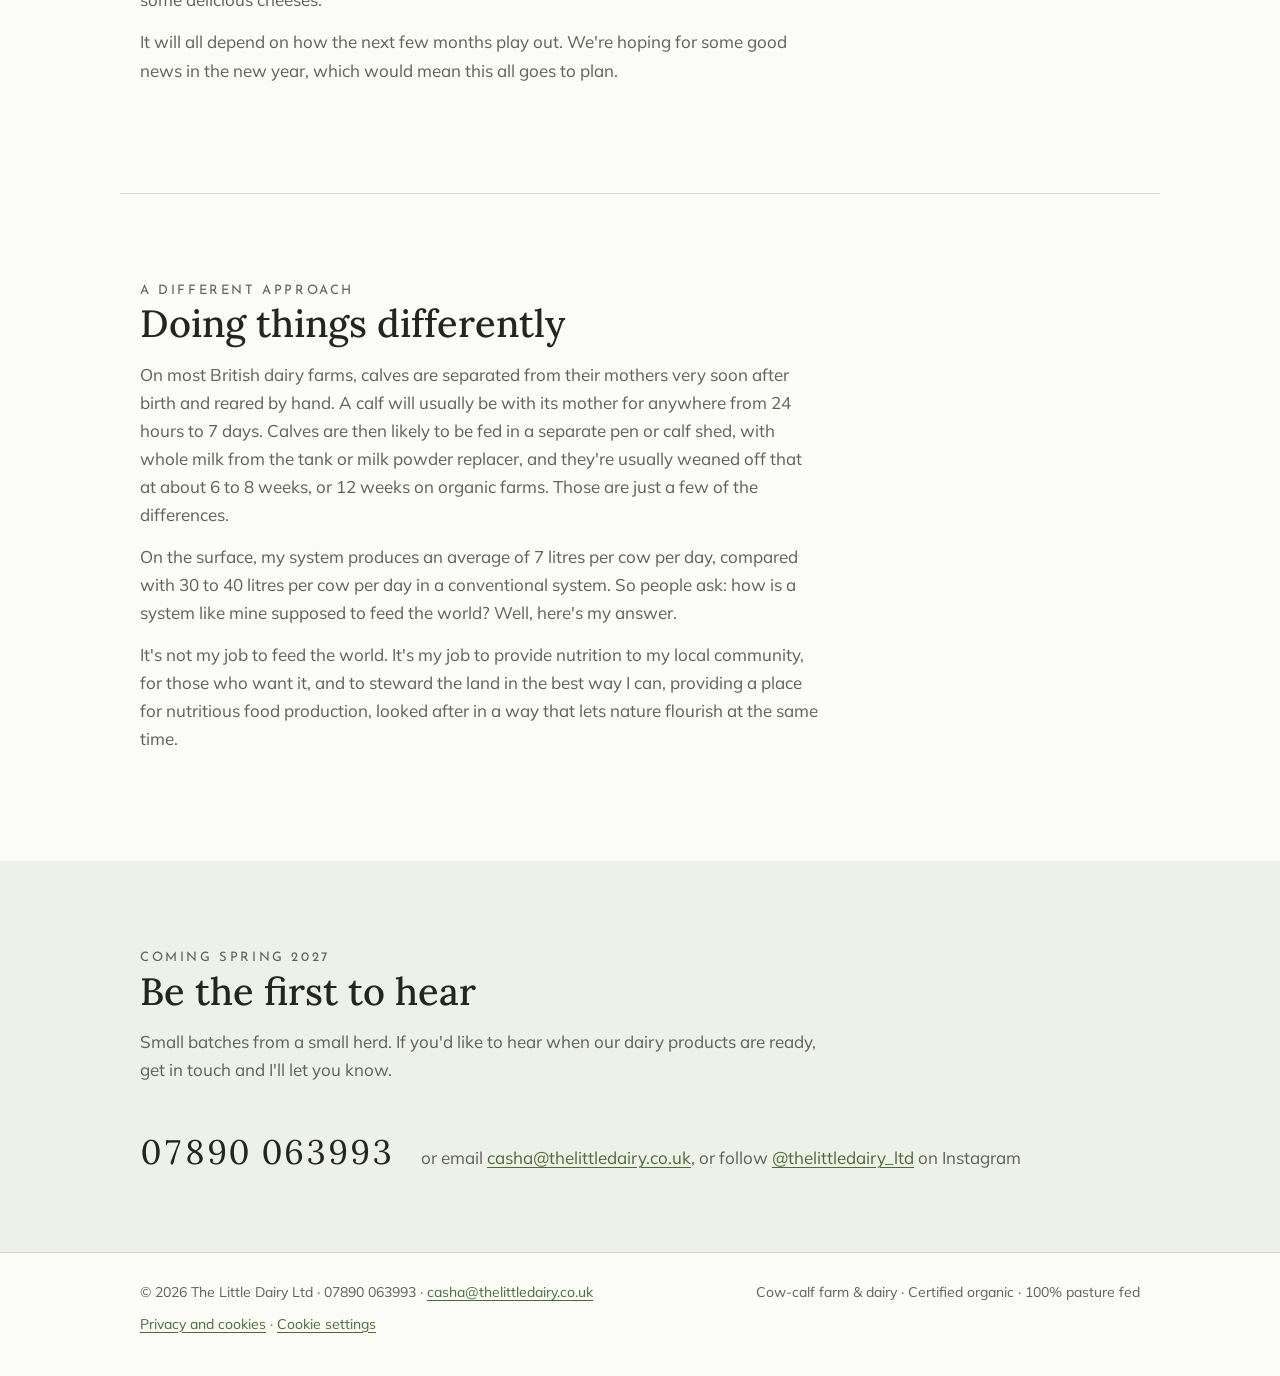
<file: dairy.html>
<!doctype html>
<html lang="en-GB">
<head>
<meta charset="utf-8">
<meta name="viewport" content="width=device-width, initial-scale=1, viewport-fit=cover">
<title>Our dairy · The Little Dairy</title>
<meta name="claude:viewport-fit-sides" content="cover">
<meta name="description" content="Cow-with-calf dairy from Babbinswood Farm, coming spring 2027. Calves stay with their mothers, cows are milked once a day, and calves wean naturally at six to twelve months.">
<meta property="og:type" content="website">
<meta property="og:site_name" content="The Little Dairy">
<meta property="og:title" content="Our dairy · The Little Dairy">
<meta property="og:description" content="Cow-with-calf dairy from Babbinswood Farm, coming spring 2027. Calves stay with their mothers, cows are milked once a day, and calves wean naturally at six to twelve months.">
<meta property="og:url" content="https://thelittledairy.co.uk/dairy.html">
<meta property="og:image" content="https://thelittledairy.co.uk/img/share.jpg">
<meta property="og:image:width" content="1200">
<meta property="og:image:height" content="630">
<meta property="og:image:alt" content="The Little Dairy herd grazing on organic pasture in Shropshire">
<meta name="twitter:card" content="summary_large_image">
<link rel="canonical" href="https://thelittledairy.co.uk/dairy.html">
<link rel="icon" type="image/png" href="favicon.png">
<link rel="apple-touch-icon" href="apple-touch-icon.png">
<link rel="preconnect" href="https://fonts.googleapis.com">
<link rel="preconnect" href="https://fonts.gstatic.com" crossorigin>
<link rel="stylesheet" href="https://fonts.googleapis.com/css2?family=Josefin+Sans:wght@300;400;600&family=Lora:ital,wght@0,500;1,500&family=Mulish:wght@400;600&display=swap">
<link rel="stylesheet" href="style.css">
</head>
<body>

<header class="bar">
  <div class="inner">
    <a class="wordmark" href="index.html"><img src="favicon.png" alt="" width="30" height="30">The Little Dairy</a>
    <nav class="nav" aria-label="Main">
      <a href="index.html">Home</a>
      <a href="dairy.html" aria-current="page">Dairy</a>
      <a href="beef.html">Beef</a>
      <a href="field-to-folk.html">Field to Folk</a>
      <a href="blog.html">Blog</a>
      <a href="index.html#contact">Contact</a>
    </nav>
  </div>
</header>

<main>
  <section class="hero">
    <div class="inner">
      <img class="oval" src="logo.png" width="520" height="765" alt="The Little Dairy logo: a pencil drawing of a cow and her calf">
      <div>
        <p class="eyebrow">The dairy · Coming spring 2027</p>
        <h1>Milk shared between <em>cow, calf and us</em></h1>
        <p class="lede">We're hoping our dairy products will be ready in spring 2027. They'll come from a small, certified organic cow-with-calf herd, where the calves stay with their mothers, the cows are milked once a day, and the calves always get their fair share.</p>
        <ul class="badges" aria-label="How our dairy works">
          <li>Cow with calf</li>
          <li>Milked once a day</li>
          <li>Weaned naturally</li>
          <li>Certified organic</li>
        </ul>
      </div>
    </div>
  </section>

  <section class="block band" id="different">
    <div class="inner">
      <div class="section-head">
        <p class="eyebrow">How our dairy is different</p>
        <h2>The calves come first</h2>
      </div>
      <div class="ways">
        <div>
          <h3>Calves stay with their mothers</h3>
          <p>Every calf stays with its mother from birth, suckling and growing up alongside her in the herd.</p>
        </div>
        <div>
          <h3>Milked once a day</h3>
          <p>We milk once a day, so there's always plenty left for the calves. We take less milk, and the calves have their fair share.</p>
        </div>
        <div>
          <h3>Weaned when they're ready</h3>
          <p>Calves wean at a much more mature age, mostly between six and twelve months, depending on the relationship between each mother and her calf.</p>
        </div>
      </div>
      <div class="photo-row">
        <figure>
          <img src="img/dilys-and-calf.jpg" width="1000" height="750" loading="lazy" alt="Dilys nuzzling her calf in the field">
          <figcaption>Dilys and her calf</figcaption>
        </figure>
        <figure>
          <img src="img/betsy-and-calf-card.jpg" width="1000" height="750" loading="lazy" alt="Betsy lying in the grass with her calf beside her">
          <figcaption>Betsy and her calf</figcaption>
        </figure>
        <figure>
          <img src="img/pixie-calf.jpg" width="1000" height="750" loading="lazy" alt="Close-up of Pixie's calf lying in the grass">
          <figcaption>Pixie's calf, 2026</figcaption>
        </figure>
      </div>
    </div>
  </section>

  <section class="block" id="hopes">
    <div class="inner">
      <div class="section-head">
        <p class="eyebrow">What we're hoping to make</p>
        <h2>Raw milk, yoghurt and cheese</h2>
        <p>If all our plans go ahead, we'll have raw milk available, our well-known Greek-style yoghurt, and I'm hoping to work with a local cheesemaker to provide customers with some delicious cheeses.</p>
        <p>It will all depend on how the next few months play out. We're hoping for some good news in the new year, which would mean this all goes to plan.</p>
      </div>
    </div>
  </section>

  <section class="block" id="compare">
    <div class="inner">
      <div class="section-head">
        <p class="eyebrow">A different approach</p>
        <h2>Doing things differently</h2>
        <p>On most British dairy farms, calves are separated from their mothers very soon after birth and reared by hand. A calf will usually be with its mother for anywhere from 24 hours to 7 days. Calves are then likely to be fed in a separate pen or calf shed, with whole milk from the tank or milk powder replacer, and they're usually weaned off that at about 6 to 8 weeks, or 12 weeks on organic farms. Those are just a few of the differences.</p>
        <p>On the surface, my system produces an average of 7 litres per cow per day, compared with 30 to 40 litres per cow per day in a conventional system. So people ask: how is a system like mine supposed to feed the world? Well, here's my answer.</p>
        <p>It's not my job to feed the world. It's my job to provide nutrition to my local community, for those who want it, and to steward the land in the best way I can, providing a place for nutritious food production, looked after in a way that lets nature flourish at the same time.</p>
      </div>
    </div>
  </section>

  <section class="block band" id="coming">
    <div class="inner">
      <div class="section-head">
        <p class="eyebrow">Coming spring 2027</p>
        <h2>Be the first to hear</h2>
        <p>Small batches from a small herd. If you'd like to hear when our dairy products are ready, get in touch and I'll let you know.</p>
      </div>
      <div class="book">
        <a class="big" href="tel:+447890063993">07890 063993</a>
        <span>or email <a href="mailto:casha@thelittledairy.co.uk">casha@thelittledairy.co.uk</a>, or follow <a href="https://www.instagram.com/thelittledairy_ltd/" rel="noopener">@thelittledairy_ltd</a> on Instagram</span>
      </div>
    </div>
  </section>
</main>

<footer>
  <div class="inner">
    <span>© 2026 The Little Dairy Ltd · 07890 063993 · <a href="mailto:casha@thelittledairy.co.uk">casha@thelittledairy.co.uk</a></span>
    <span>Cow-calf farm &amp; dairy · Certified organic · 100% pasture fed</span>
    <span><a href="privacy.html">Privacy and cookies</a> · <a href="#" data-cookie-settings>Cookie settings</a></span>
  </div>
</footer>

<script src="consent.js" defer></script>
</body>
</html>
</file>
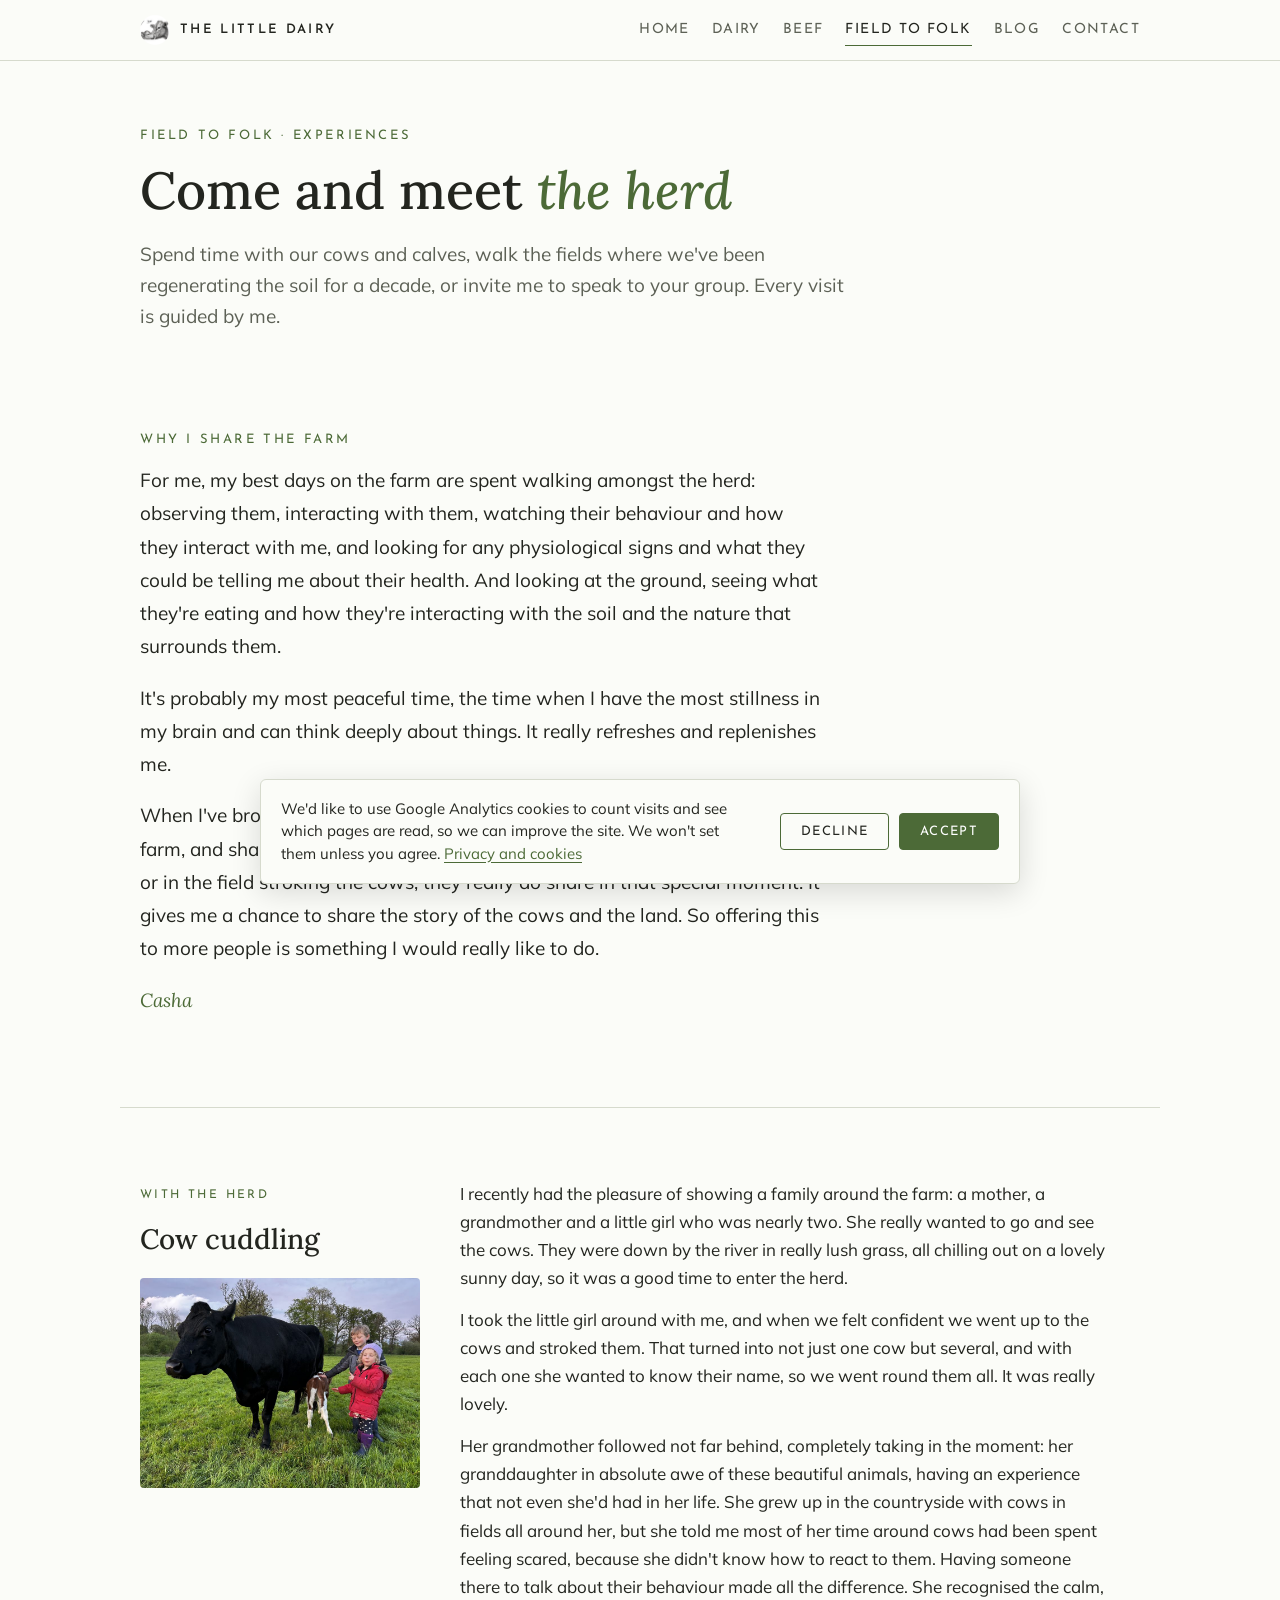
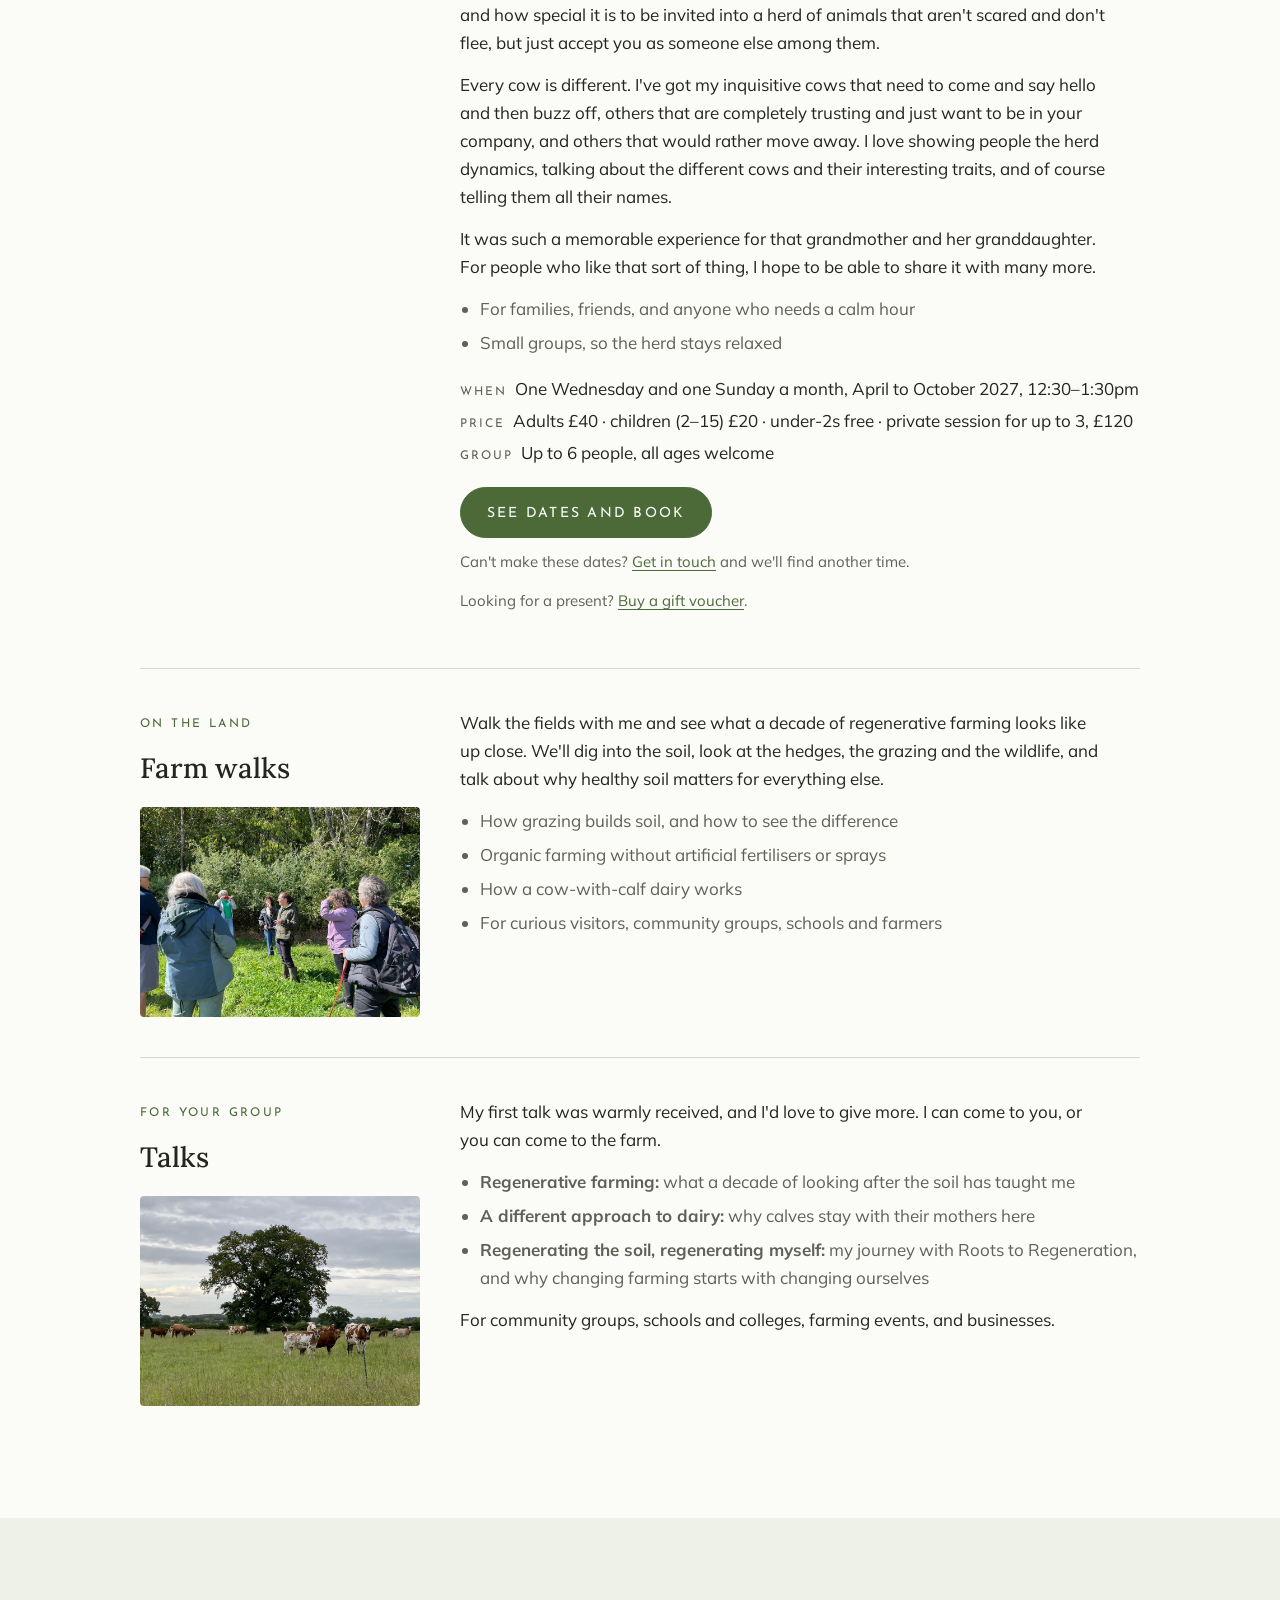
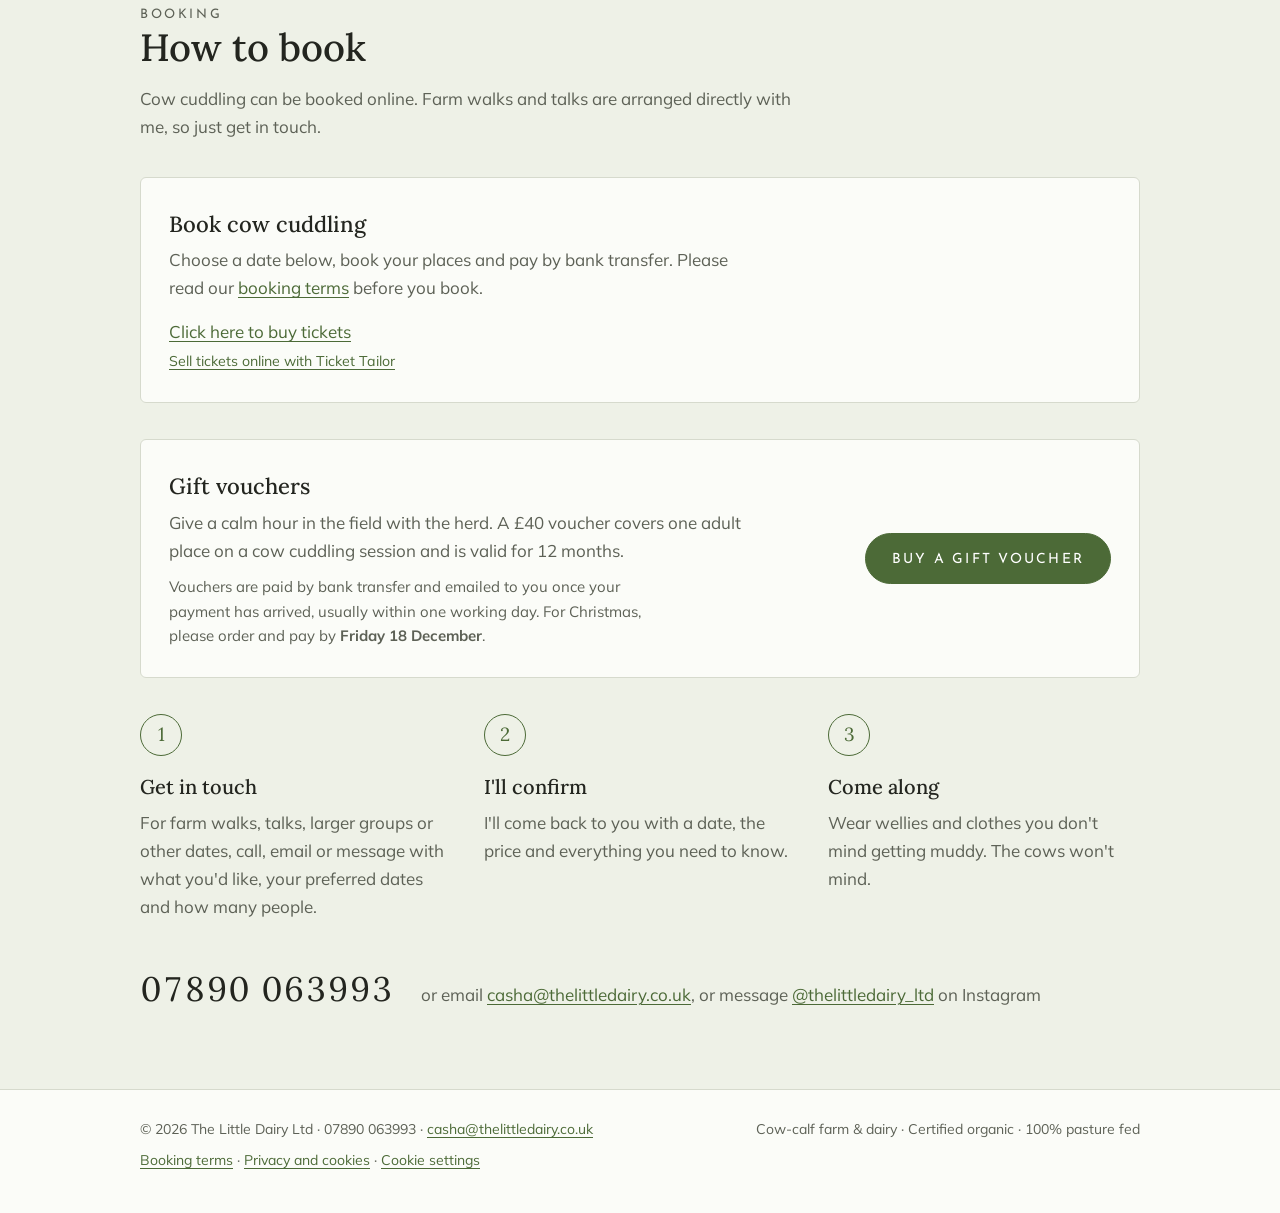
<file: field-to-folk.html>
<!doctype html>
<html lang="en-GB">
<head>
<meta charset="utf-8">
<meta name="viewport" content="width=device-width, initial-scale=1, viewport-fit=cover">
<title>Field to Folk · The Little Dairy</title>
<meta name="claude:viewport-fit-sides" content="cover">
<meta name="description" content="Cow cuddling, regenerative farm walks and talks with Casha at The Little Dairy, near Oswestry, Shropshire.">
<meta property="og:type" content="website">
<meta property="og:site_name" content="The Little Dairy">
<meta property="og:title" content="Field to Folk · The Little Dairy">
<meta property="og:description" content="Cow cuddling, regenerative farm walks and talks with Casha at The Little Dairy, near Oswestry, Shropshire.">
<meta property="og:url" content="https://thelittledairy.co.uk/field-to-folk.html">
<meta property="og:image" content="https://thelittledairy.co.uk/img/share.jpg">
<meta property="og:image:width" content="1200">
<meta property="og:image:height" content="630">
<meta property="og:image:alt" content="The Little Dairy herd grazing on organic pasture in Shropshire">
<meta name="twitter:card" content="summary_large_image">
<link rel="canonical" href="https://thelittledairy.co.uk/field-to-folk.html">
<link rel="icon" type="image/png" href="favicon.png">
<link rel="apple-touch-icon" href="apple-touch-icon.png">
<link rel="preconnect" href="https://fonts.googleapis.com">
<link rel="preconnect" href="https://fonts.gstatic.com" crossorigin>
<link rel="stylesheet" href="https://fonts.googleapis.com/css2?family=Josefin+Sans:wght@300;400;600&family=Lora:ital,wght@0,500;1,500&family=Mulish:wght@400;600&display=swap">
<link rel="stylesheet" href="style.css">
</head>
<body>

<header class="bar">
  <div class="inner">
    <a class="wordmark" href="index.html"><img src="favicon.png" alt="" width="30" height="30">The Little Dairy</a>
    <nav class="nav" aria-label="Main">
      <a href="index.html">Home</a>
      <a href="dairy.html">Dairy</a>
      <a href="beef.html">Beef</a>
      <a href="field-to-folk.html" aria-current="page">Field to Folk</a>
      <a href="blog.html">Blog</a>
      <a href="index.html#contact">Contact</a>
    </nav>
  </div>
</header>

<main>
  <section class="page-head">
    <div class="inner">
      <p class="eyebrow">Field to Folk · Experiences</p>
      <h1>Come and meet <em>the herd</em></h1>
      <p class="lede">Spend time with our cows and calves, walk the fields where we've been regenerating the soil for a decade, or invite me to speak to your group. Every visit is guided by me.</p>
    </div>
  </section>

  <section class="block" id="why">
    <div class="inner">
      <div class="voice">
        <p class="eyebrow">Why I share the farm</p>
        <p>For me, my best days on the farm are spent walking amongst the herd: observing them, interacting with them, watching their behaviour and how they interact with me, and looking for any physiological signs and what they could be telling me about their health. And looking at the ground, seeing what they're eating and how they're interacting with the soil and the nature that surrounds them.</p>
        <p>It's probably my most peaceful time, the time when I have the most stillness in my brain and can think deeply about things. It really refreshes and replenishes me.</p>
        <p>When I've brought families, school groups or groups of anyone really onto the farm, and shared that environment with them, whether in the milking parlour or in the field stroking the cows, they really do share in that special moment. It gives me a chance to share the story of the cows and the land. So offering this to more people is something I would really like to do.</p>
        <p class="sign">Casha</p>
      </div>
    </div>
  </section>

  <section class="block">
    <div class="inner">
      <div class="exp">
        <div>
          <span class="tag">With the herd</span>
          <h3>Cow cuddling</h3>
          <img class="exp-img" src="img/pixie-calf-and-children.jpg" width="1000" height="750" loading="lazy" alt="Two children meeting Pixie, a black cow, and her calf in the field">
        </div>
        <div>
          <p>I recently had the pleasure of showing a family around the farm: a mother, a grandmother and a little girl who was nearly two. She really wanted to go and see the cows. They were down by the river in really lush grass, all chilling out on a lovely sunny day, so it was a good time to enter the herd.</p>
          <p>I took the little girl around with me, and when we felt confident we went up to the cows and stroked them. That turned into not just one cow but several, and with each one she wanted to know their name, so we went round them all. It was really lovely.</p>
          <p>Her grandmother followed not far behind, completely taking in the moment: her granddaughter in absolute awe of these beautiful animals, having an experience that not even she'd had in her life. She grew up in the countryside with cows in fields all around her, but she told me most of her time around cows had been spent feeling scared, because she didn't know how to react to them. Having someone there to talk about their behaviour made all the difference. She recognised the calm, and how special it is to be invited into a herd of animals that aren't scared and don't flee, but just accept you as someone else among them.</p>
          <p>Every cow is different. I've got my inquisitive cows that need to come and say hello and then buzz off, others that are completely trusting and just want to be in your company, and others that would rather move away. I love showing people the herd dynamics, talking about the different cows and their interesting traits, and of course telling them all their names.</p>
          <p>It was such a memorable experience for that grandmother and her granddaughter. For people who like that sort of thing, I hope to be able to share it with many more.</p>
          <ul>
            <li>For families, friends, and anyone who needs a calm hour</li>
            <li>Small groups, so the herd stays relaxed</li>
          </ul>
          <ul class="facts">
            <li><strong>When</strong>One Wednesday and one Sunday a month, April to October 2027, 12:30–1:30pm</li>
            <li><strong>Price</strong>Adults £40 · children (2–15) £20 · under-2s free · private session for up to 3, £120</li>
            <li><strong>Group</strong>Up to 6 people, all ages welcome</li>
          </ul>
          <a class="btn" href="#book-online">See dates and book</a>
          <p class="small">Can't make these dates? <a href="#book">Get in touch</a> and we'll find another time.</p>
          <p class="small">Looking for a present? <a href="#gift-vouchers">Buy a gift voucher</a>.</p>
        </div>
      </div>

      <div class="exp">
        <div>
          <span class="tag">On the land</span>
          <h3>Farm walks</h3>
          <img class="exp-img" src="img/farm-walk.jpg" width="1000" height="750" loading="lazy" alt="Casha leading a group on a farm walk through the fields">
        </div>
        <div>
          <p>Walk the fields with me and see what a decade of regenerative farming looks like up close. We'll dig into the soil, look at the hedges, the grazing and the wildlife, and talk about why healthy soil matters for everything else.</p>
          <ul>
            <li>How grazing builds soil, and how to see the difference</li>
            <li>Organic farming without artificial fertilisers or sprays</li>
            <li>How a cow-with-calf dairy works</li>
            <li>For curious visitors, community groups, schools and farmers</li>
          </ul>
        </div>
      </div>

      <div class="exp">
        <div>
          <span class="tag">For your group</span>
          <h3>Talks</h3>
          <img class="exp-img" src="img/cows-and-pasture-card.jpg" width="1000" height="750" loading="lazy" alt="The herd grazing in a wide pasture with old oak trees">
        </div>
        <div>
          <p>My first talk was warmly received, and I'd love to give more. I can come to you, or you can come to the farm.</p>
          <ul>
            <li><strong>Regenerative farming:</strong> what a decade of looking after the soil has taught me</li>
            <li><strong>A different approach to dairy:</strong> why calves stay with their mothers here</li>
            <li><strong>Regenerating the soil, regenerating myself:</strong> my journey with Roots to Regeneration, and why changing farming starts with changing ourselves</li>
          </ul>
          <p style="margin-top:14px">For community groups, schools and colleges, farming events, and businesses.</p>
        </div>
      </div>
    </div>
  </section>

  <section class="block band" id="book">
    <div class="inner">
      <div class="section-head">
        <p class="eyebrow">Booking</p>
        <h2>How to book</h2>
        <p>Cow cuddling can be booked online. Farm walks and talks are arranged directly with me, so just get in touch.</p>
      </div>
      <div class="book-online" id="book-online">
        <div>
          <h3>Book cow cuddling</h3>
          <p>Choose a date below, book your places and pay by bank transfer. Please read our <a href="terms.html">booking terms</a> before you book.</p>
        </div>
        <div class="tt-wrap">
<!-- Ticket Tailor Widget. Paste this into your website where you want the widget to appear. Do not change the code or the widget may not work properly. -->
<div class="tt-widget"><div class="tt-widget-fallback"><p><a href="https://www.tickettailor.com/all-tickets/thelittledairy/?ref=website_widget&show_search_filter=true&show_date_filter=true&show_sort=true" target="_blank">Click here to buy tickets</a><br /><small><a href="https://www.tickettailor.com?rf=wdg_361409" class="tt-widget-powered">Sell tickets online with Ticket Tailor</a></small></p></div><script src="https://cdn.tickettailor.com/js/widgets/min/widget.js" data-url="https://www.tickettailor.com/all-tickets/thelittledairy/?ref=website_widget&show_search_filter=true&show_date_filter=true&show_sort=true" data-type="inline" data-inline-minimal="true" data-inline-show-logo="false" data-inline-bg-fill="true" data-inline-inherit-ref-from-url-param="" data-inline-ref="website_widget"></script></div><!-- End of Ticket Tailor Widget -->
        </div>
      </div>
      <div class="book-online" id="gift-vouchers">
        <div>
          <h3>Gift vouchers</h3>
          <p>Give a calm hour in the field with the herd. A £40 voucher covers one adult place on a cow cuddling session and is valid for 12 months.</p>
          <p class="small">Vouchers are paid by bank transfer and emailed to you once your payment has arrived, usually within one working day. For Christmas, please order and pay by <strong>Friday 18 December</strong>.</p>
        </div>
        <a class="btn" href="https://buytickets.at/thelittledairy/store" rel="noopener">Buy a gift voucher</a>
      </div>
      <ol class="steps">
        <li>
          <h3>Get in touch</h3>
          <p>For farm walks, talks, larger groups or other dates, call, email or message with what you'd like, your preferred dates and how many people.</p>
        </li>
        <li>
          <h3>I'll confirm</h3>
          <p>I'll come back to you with a date, the price and everything you need to know.</p>
        </li>
        <li>
          <h3>Come along</h3>
          <p>Wear wellies and clothes you don't mind getting muddy. The cows won't mind.</p>
        </li>
      </ol>
      <div class="book">
        <a class="big" href="tel:+447890063993">07890 063993</a>
        <span>or email <a href="mailto:casha@thelittledairy.co.uk">casha@thelittledairy.co.uk</a>, or message <a href="https://www.instagram.com/thelittledairy_ltd/" rel="noopener">@thelittledairy_ltd</a> on Instagram</span>
      </div>
    </div>
  </section>
</main>

<footer>
  <div class="inner">
    <span>© 2026 The Little Dairy Ltd · 07890 063993 · <a href="mailto:casha@thelittledairy.co.uk">casha@thelittledairy.co.uk</a></span>
    <span>Cow-calf farm &amp; dairy · Certified organic · 100% pasture fed</span>
    <span><a href="terms.html">Booking terms</a> · <a href="privacy.html">Privacy and cookies</a> · <a href="#" data-cookie-settings>Cookie settings</a></span>
  </div>
</footer>

<script src="consent.js" defer></script>
</body>
</html>
</file>
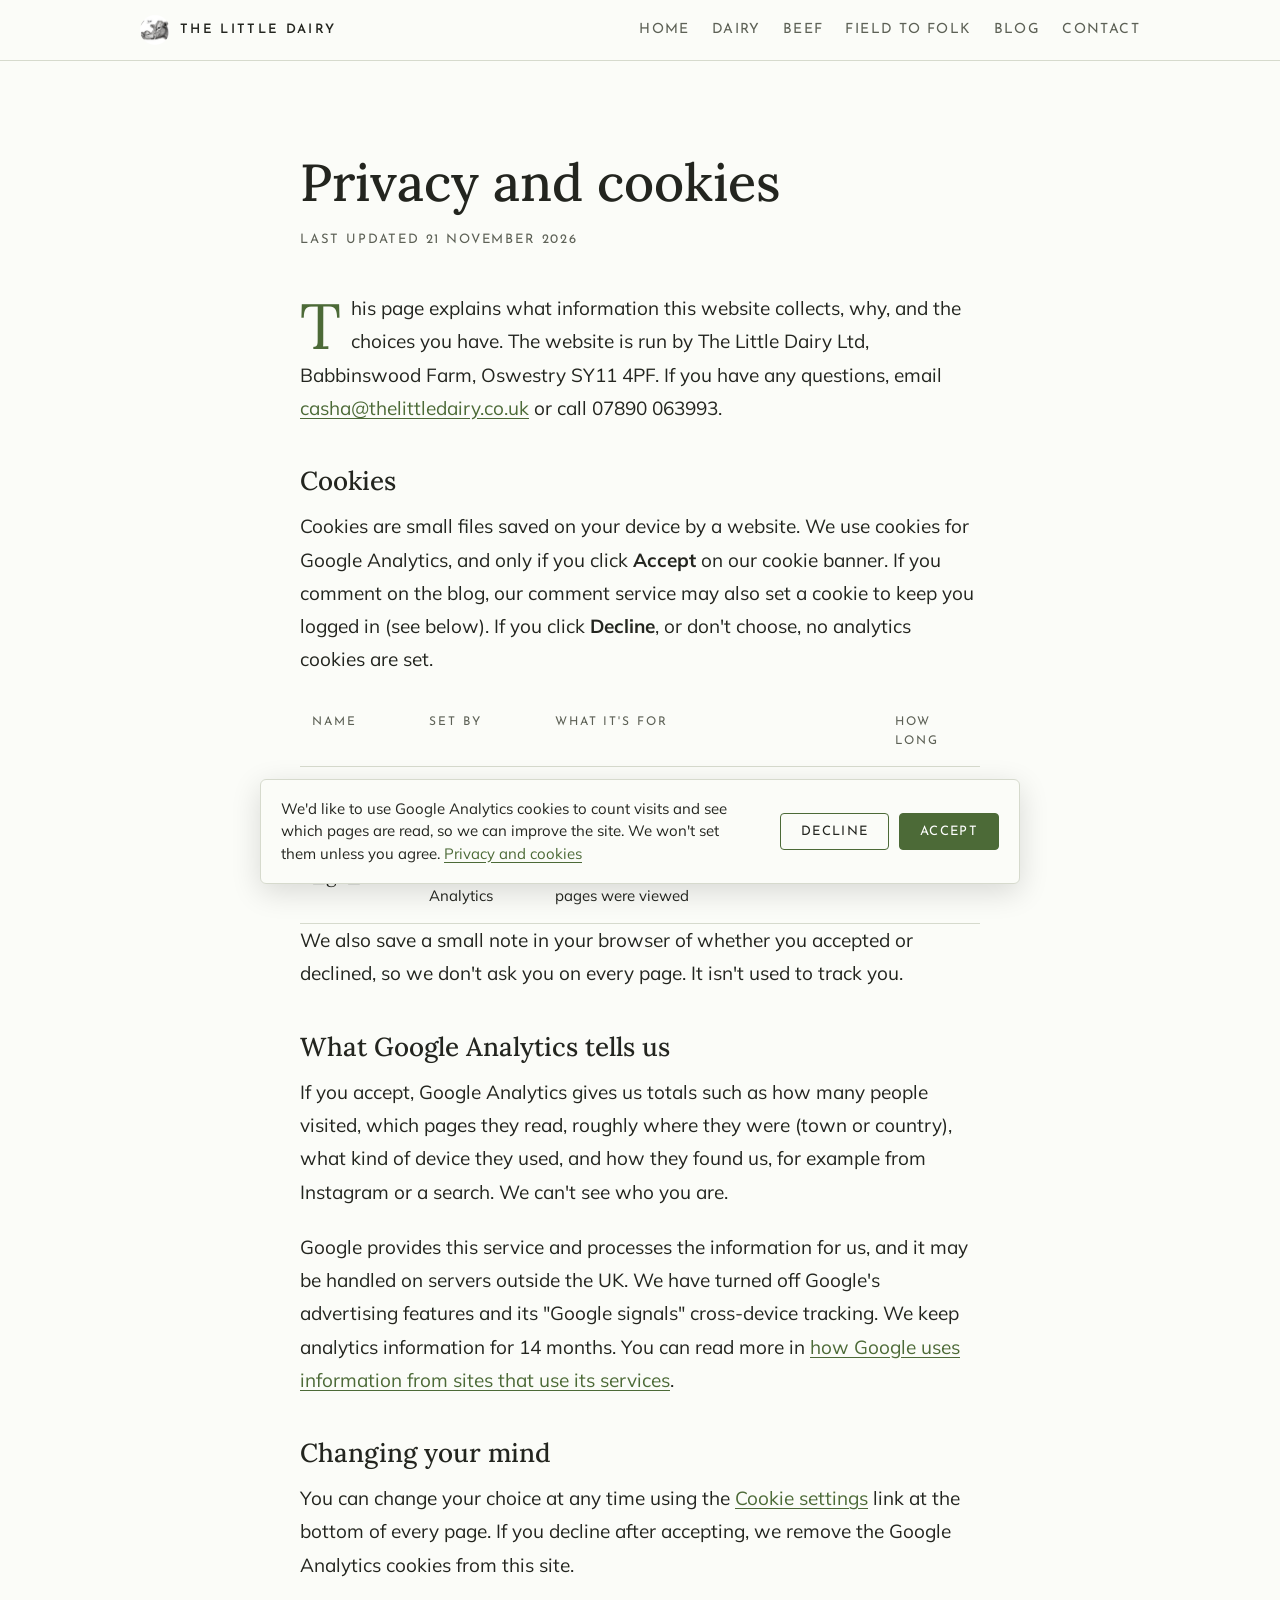
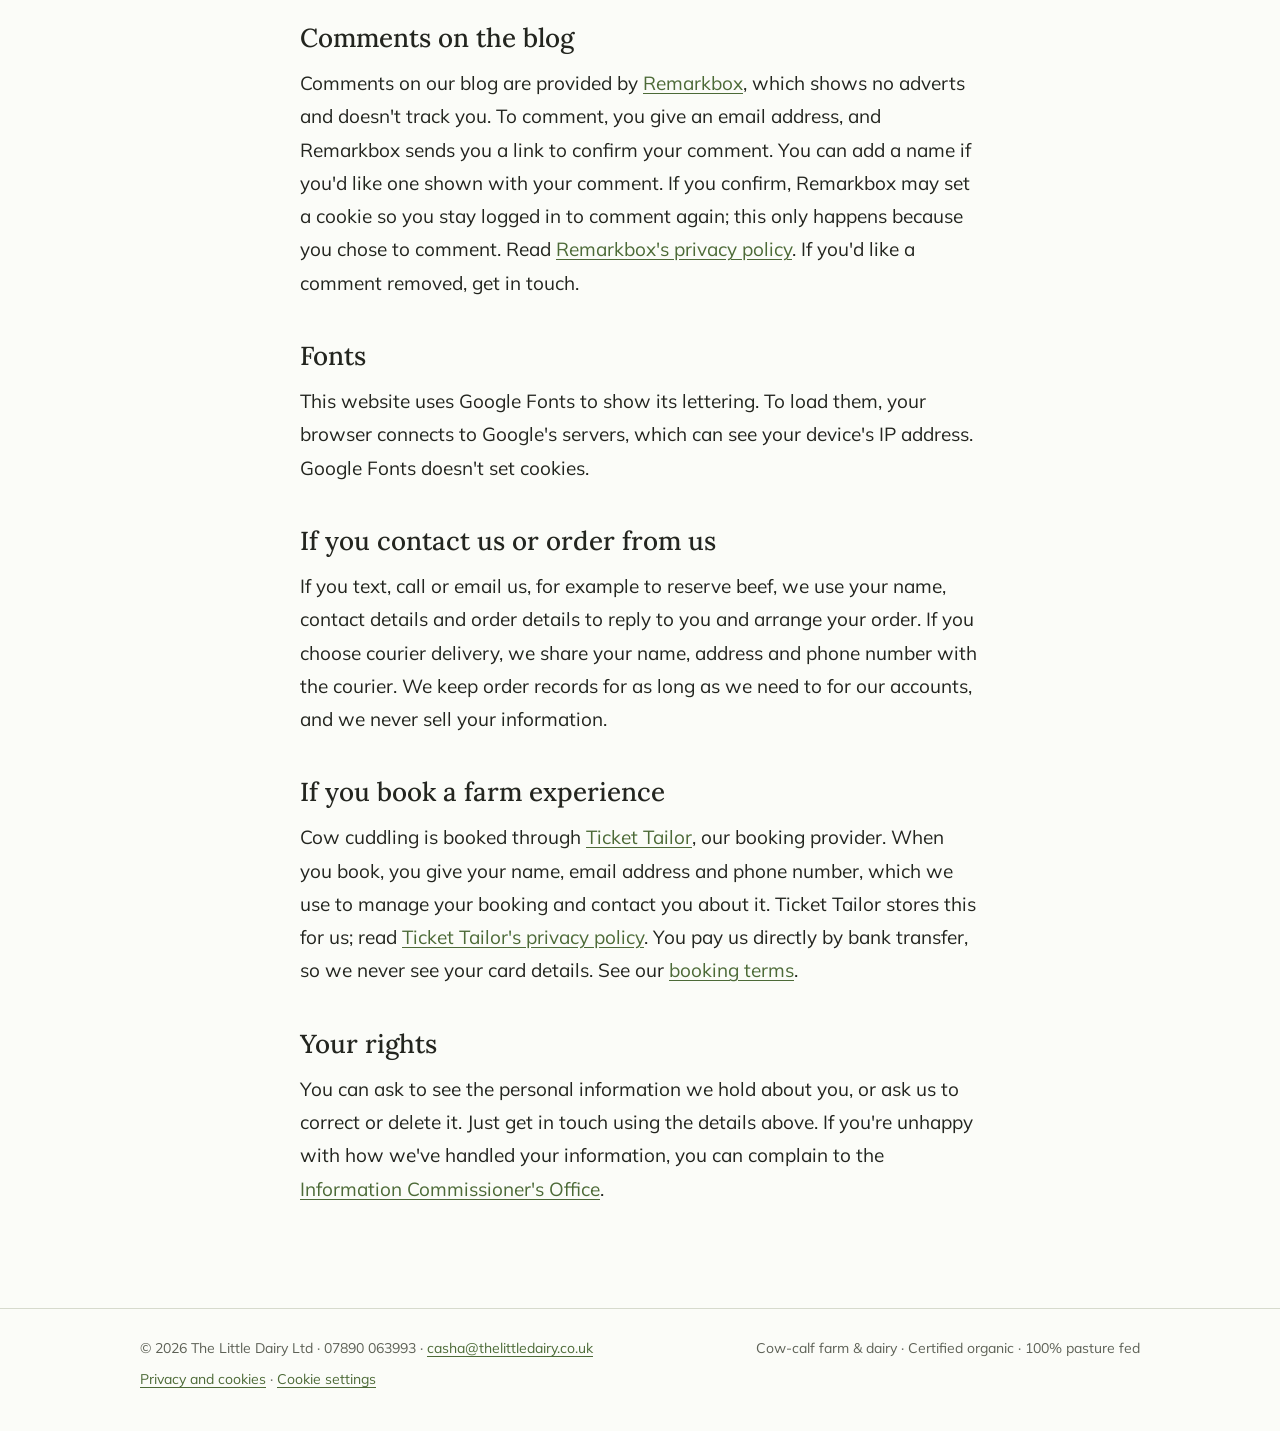
<file: privacy.html>
<!doctype html>
<html lang="en-GB">
<head>
<meta charset="utf-8">
<meta name="viewport" content="width=device-width, initial-scale=1, viewport-fit=cover">
<title>Privacy and cookies · The Little Dairy</title>
<meta name="claude:viewport-fit-sides" content="cover">
<meta name="description" content="How The Little Dairy uses cookies and personal information, and how to change your cookie choice.">
<meta property="og:type" content="website">
<meta property="og:site_name" content="The Little Dairy">
<meta property="og:title" content="Privacy and cookies · The Little Dairy">
<meta property="og:description" content="How The Little Dairy uses cookies and personal information, and how to change your cookie choice.">
<meta property="og:url" content="https://thelittledairy.co.uk/privacy.html">
<meta property="og:image" content="https://thelittledairy.co.uk/img/share.jpg">
<meta property="og:image:width" content="1200">
<meta property="og:image:height" content="630">
<meta property="og:image:alt" content="The Little Dairy herd grazing on organic pasture in Shropshire">
<meta name="twitter:card" content="summary_large_image">
<link rel="canonical" href="https://thelittledairy.co.uk/privacy.html">
<link rel="icon" type="image/png" href="favicon.png">
<link rel="apple-touch-icon" href="apple-touch-icon.png">
<link rel="preconnect" href="https://fonts.googleapis.com">
<link rel="preconnect" href="https://fonts.gstatic.com" crossorigin>
<link rel="stylesheet" href="https://fonts.googleapis.com/css2?family=Josefin+Sans:wght@300;400;600&family=Lora:ital,wght@0,500;1,500&family=Mulish:wght@400;600&display=swap">
<link rel="stylesheet" href="style.css">
</head>
<body>

<header class="bar">
  <div class="inner">
    <a class="wordmark" href="index.html"><img src="favicon.png" alt="" width="30" height="30">The Little Dairy</a>
    <nav class="nav" aria-label="Main">
      <a href="index.html">Home</a>
      <a href="dairy.html">Dairy</a>
      <a href="beef.html">Beef</a>
      <a href="field-to-folk.html">Field to Folk</a>
      <a href="blog.html">Blog</a>
      <a href="index.html#contact">Contact</a>
    </nav>
  </div>
</header>

<main>
  <article class="article privacy">
    <div class="inner">
      <h1 style="margin-top:28px">Privacy and cookies</h1>
      <p class="meta">Last updated 21 November 2026</p>
      <p>This page explains what information this website collects, why, and the choices you have. The website is run by The Little Dairy Ltd, Babbinswood Farm, Oswestry SY11 4PF. If you have any questions, email <a href="mailto:casha@thelittledairy.co.uk">casha@thelittledairy.co.uk</a> or call 07890 063993.</p>

      <h2>Cookies</h2>
      <p>Cookies are small files saved on your device by a website. We use cookies for Google Analytics, and only if you click <strong>Accept</strong> on our cookie banner. If you comment on the blog, our comment service may also set a cookie to keep you logged in (see below). If you click <strong>Decline</strong>, or don't choose, no analytics cookies are set.</p>
      <div class="table-wrap">
        <table class="price-table cookie-table">
          <thead><tr><th scope="col">Name</th><th scope="col">Set by</th><th scope="col">What it's for</th><th scope="col">How long</th></tr></thead>
          <tbody>
            <tr><th scope="row">_ga</th><td>Google Analytics</td><td>Tells visits apart, so we can count how many people visit</td><td>2 years</td></tr>
            <tr><th scope="row">_ga_&lt;ID&gt;</th><td>Google Analytics</td><td>Keeps track of a single visit, such as which pages were viewed</td><td>2 years</td></tr>
          </tbody>
        </table>
      </div>
      <p>We also save a small note in your browser of whether you accepted or declined, so we don't ask you on every page. It isn't used to track you.</p>

      <h2>What Google Analytics tells us</h2>
      <p>If you accept, Google Analytics gives us totals such as how many people visited, which pages they read, roughly where they were (town or country), what kind of device they used, and how they found us, for example from Instagram or a search. We can't see who you are.</p>
      <p>Google provides this service and processes the information for us, and it may be handled on servers outside the UK. We have turned off Google's advertising features and its "Google signals" cross-device tracking. We keep analytics information for 14 months. You can read more in <a href="https://policies.google.com/technologies/partner-sites" rel="noopener">how Google uses information from sites that use its services</a>.</p>

      <h2>Changing your mind</h2>
      <p>You can change your choice at any time using the <a href="#" data-cookie-settings>Cookie settings</a> link at the bottom of every page. If you decline after accepting, we remove the Google Analytics cookies from this site.</p>

      <h2 id="comments">Comments on the blog</h2>
      <p>Comments on our blog are provided by <a href="https://www.remarkbox.com" rel="noopener">Remarkbox</a>, which shows no adverts and doesn't track you. To comment, you give an email address, and Remarkbox sends you a link to confirm your comment. You can add a name if you'd like one shown with your comment. If you confirm, Remarkbox may set a cookie so you stay logged in to comment again; this only happens because you chose to comment. Read <a href="https://www.remarkbox.com/privacy-policy.html" rel="noopener">Remarkbox's privacy policy</a>. If you'd like a comment removed, get in touch.</p>

      <h2>Fonts</h2>
      <p>This website uses Google Fonts to show its lettering. To load them, your browser connects to Google's servers, which can see your device's IP address. Google Fonts doesn't set cookies.</p>

      <h2>If you contact us or order from us</h2>
      <p>If you text, call or email us, for example to reserve beef, we use your name, contact details and order details to reply to you and arrange your order. If you choose courier delivery, we share your name, address and phone number with the courier. We keep order records for as long as we need to for our accounts, and we never sell your information.</p>

      <h2 id="bookings">If you book a farm experience</h2>
      <p>Cow cuddling is booked through <a href="https://www.tickettailor.com" rel="noopener">Ticket Tailor</a>, our booking provider. When you book, you give your name, email address and phone number, which we use to manage your booking and contact you about it. Ticket Tailor stores this for us; read <a href="https://www.tickettailor.com/legal/privacy-policy" rel="noopener">Ticket Tailor's privacy policy</a>. You pay us directly by bank transfer, so we never see your card details. See our <a href="terms.html">booking terms</a>.</p>

      <h2>Your rights</h2>
      <p>You can ask to see the personal information we hold about you, or ask us to correct or delete it. Just get in touch using the details above. If you're unhappy with how we've handled your information, you can complain to the <a href="https://ico.org.uk/make-a-complaint/" rel="noopener">Information Commissioner's Office</a>.</p>
    </div>
  </article>
</main>

<footer>
  <div class="inner">
    <span>© 2026 The Little Dairy Ltd · 07890 063993 · <a href="mailto:casha@thelittledairy.co.uk">casha@thelittledairy.co.uk</a></span>
    <span>Cow-calf farm &amp; dairy · Certified organic · 100% pasture fed</span>
    <span><a href="privacy.html">Privacy and cookies</a> · <a href="#" data-cookie-settings>Cookie settings</a></span>
  </div>
</footer>

<script src="consent.js" defer></script>
</body>
</html>
</file>
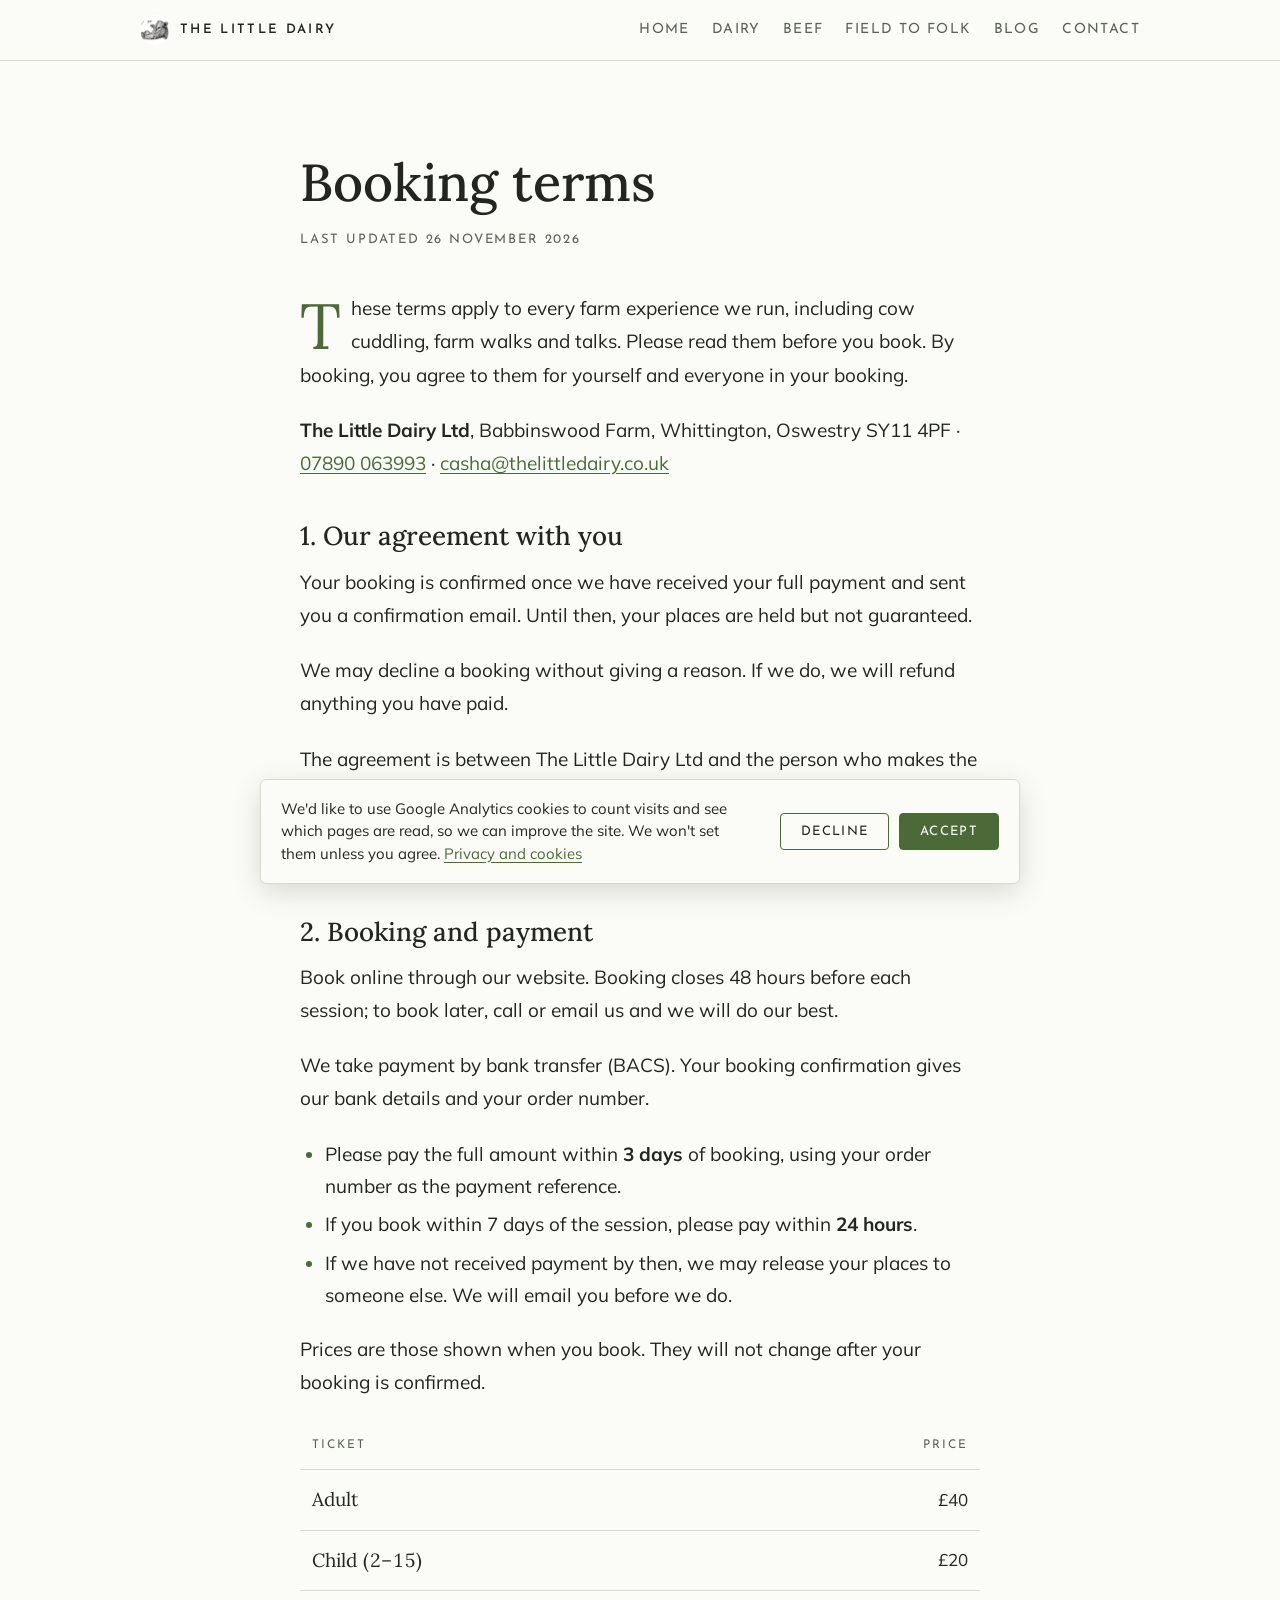
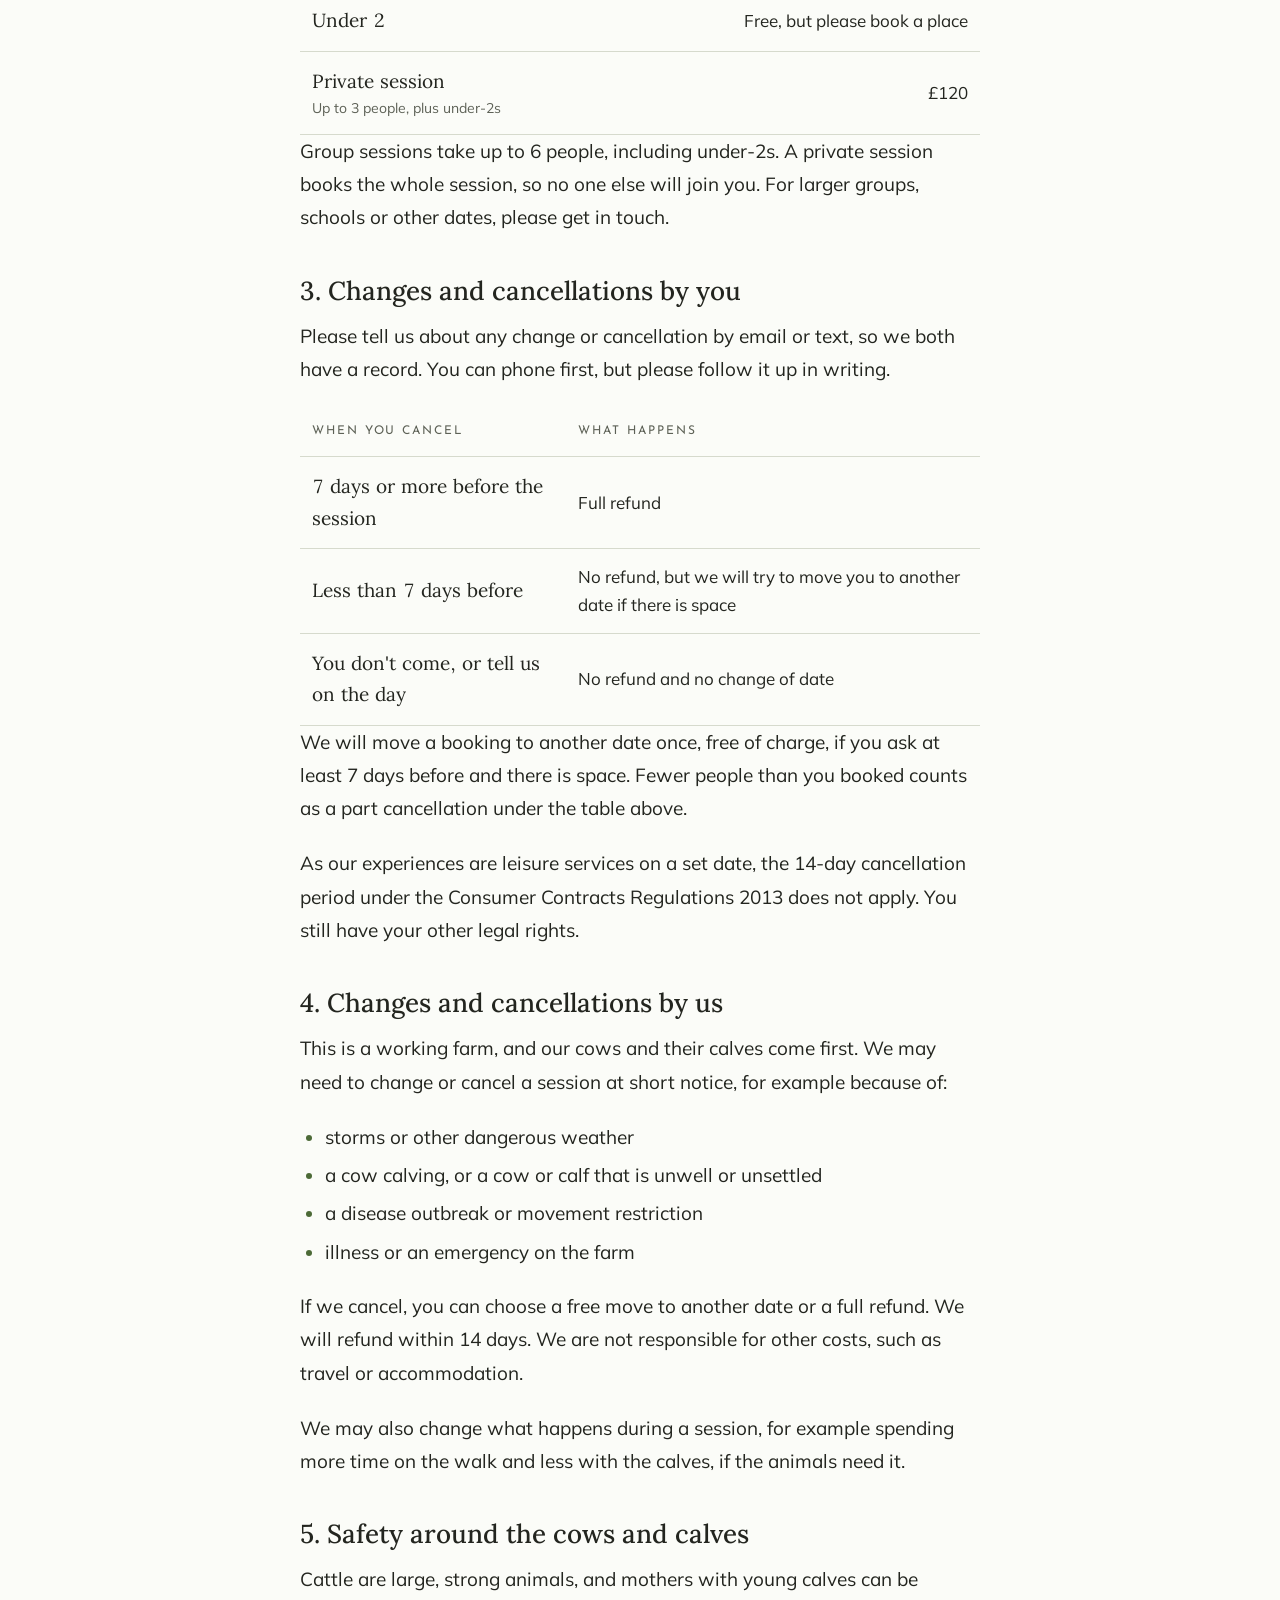
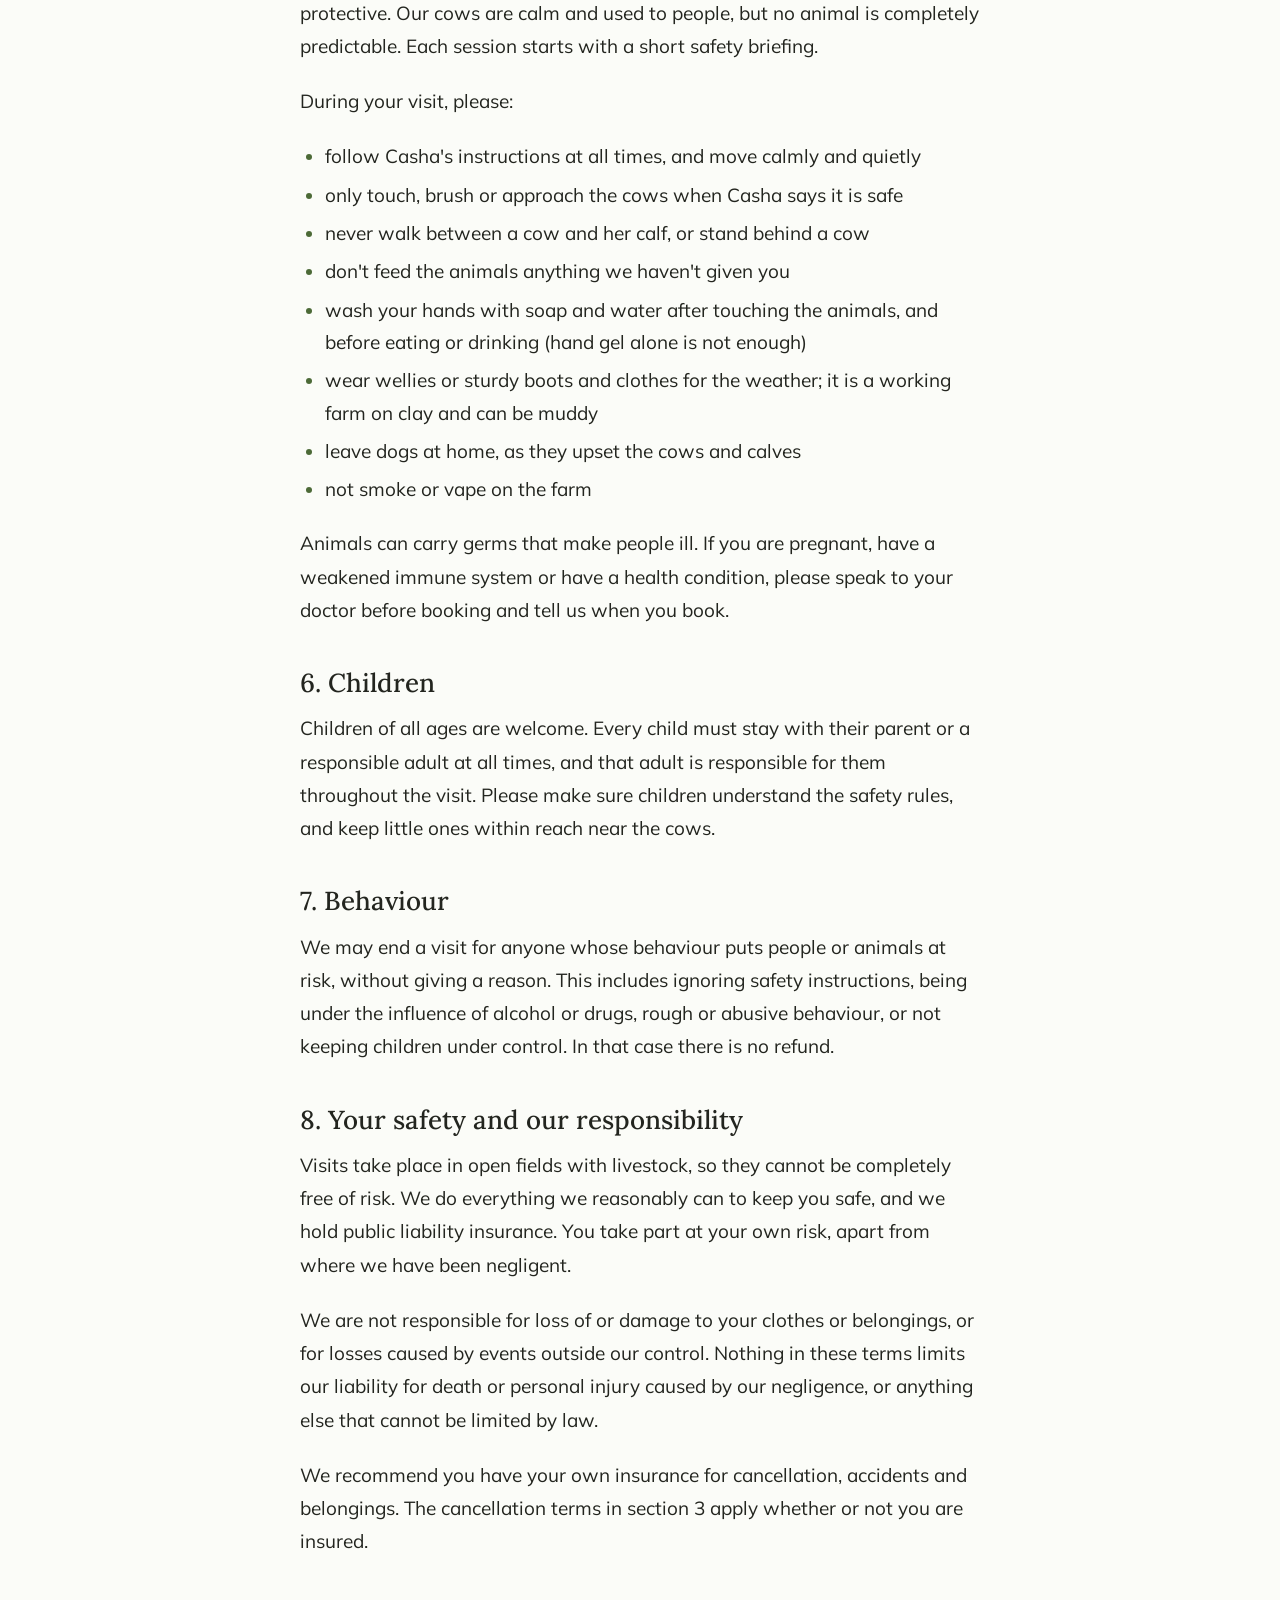
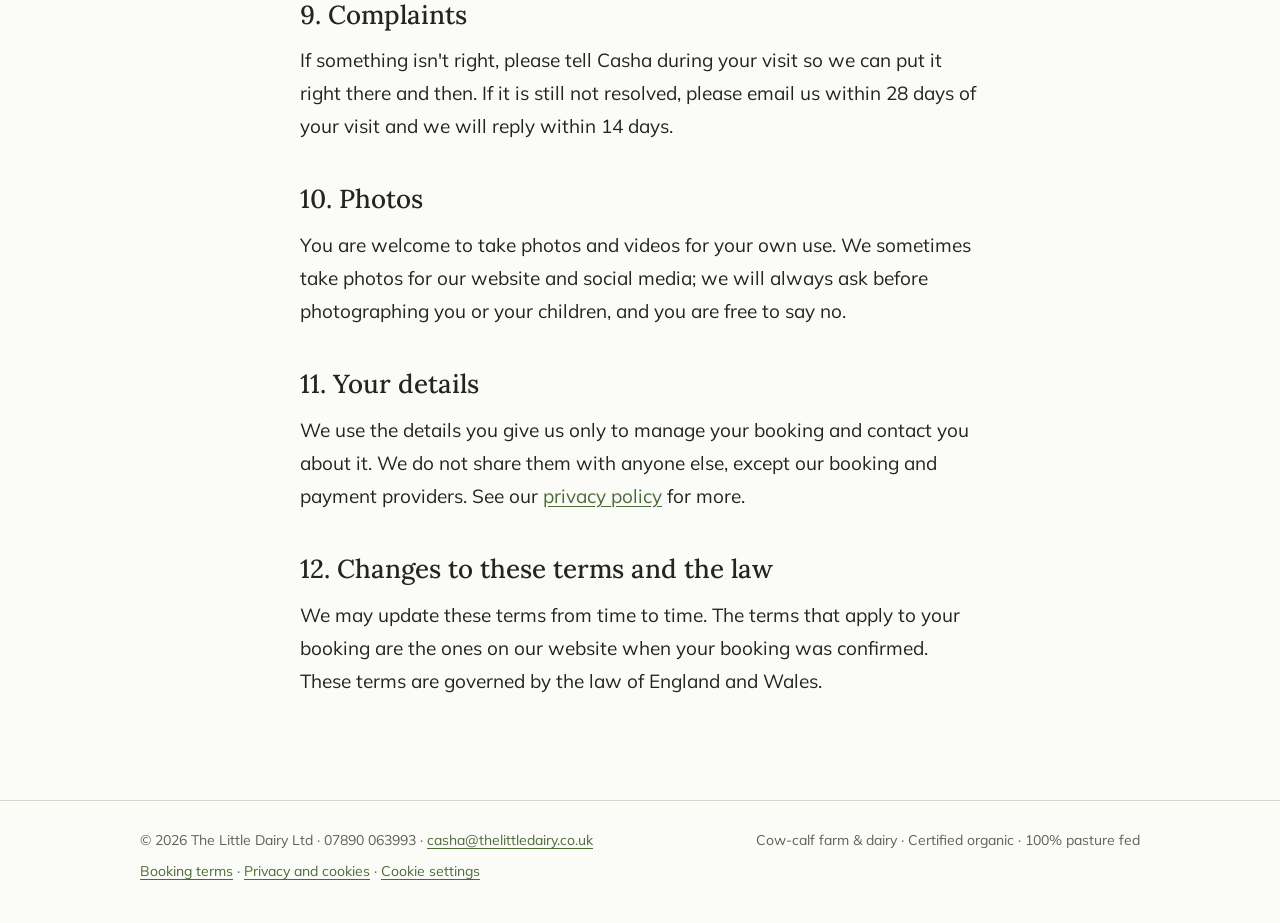
<file: terms.html>
<!doctype html>
<html lang="en-GB">
<head>
<meta charset="utf-8">
<meta name="viewport" content="width=device-width, initial-scale=1, viewport-fit=cover">
<title>Booking terms · The Little Dairy</title>
<meta name="claude:viewport-fit-sides" content="cover">
<meta name="description" content="Terms and conditions for booking cow cuddling and other farm experiences at The Little Dairy, near Oswestry, Shropshire.">
<meta property="og:type" content="website">
<meta property="og:site_name" content="The Little Dairy">
<meta property="og:title" content="Booking terms · The Little Dairy">
<meta property="og:description" content="Terms and conditions for booking farm experiences at The Little Dairy.">
<meta property="og:url" content="https://thelittledairy.co.uk/terms.html">
<meta property="og:image" content="https://thelittledairy.co.uk/img/share.jpg">
<meta property="og:image:width" content="1200">
<meta property="og:image:height" content="630">
<meta property="og:image:alt" content="The Little Dairy herd grazing on organic pasture in Shropshire">
<meta name="twitter:card" content="summary_large_image">
<link rel="canonical" href="https://thelittledairy.co.uk/terms.html">
<link rel="icon" type="image/png" href="favicon.png">
<link rel="apple-touch-icon" href="apple-touch-icon.png">
<link rel="preconnect" href="https://fonts.googleapis.com">
<link rel="preconnect" href="https://fonts.gstatic.com" crossorigin>
<link rel="stylesheet" href="https://fonts.googleapis.com/css2?family=Josefin+Sans:wght@300;400;600&family=Lora:ital,wght@0,500;1,500&family=Mulish:wght@400;600&display=swap">
<link rel="stylesheet" href="style.css">
</head>
<body>

<header class="bar">
  <div class="inner">
    <a class="wordmark" href="index.html"><img src="favicon.png" alt="" width="30" height="30">The Little Dairy</a>
    <nav class="nav" aria-label="Main">
      <a href="index.html">Home</a>
      <a href="dairy.html">Dairy</a>
      <a href="beef.html">Beef</a>
      <a href="field-to-folk.html">Field to Folk</a>
      <a href="blog.html">Blog</a>
      <a href="index.html#contact">Contact</a>
    </nav>
  </div>
</header>

<main>
  <article class="article privacy terms">
    <div class="inner">
      <h1 style="margin-top:28px">Booking terms</h1>
      <p class="meta">Last updated 26 November 2026</p>
      <p>These terms apply to every farm experience we run, including cow cuddling, farm walks and talks. Please read them before you book. By booking, you agree to them for yourself and everyone in your booking.</p>
      <p><strong>The Little Dairy Ltd</strong>, Babbinswood Farm, Whittington, Oswestry SY11 4PF · <a href="tel:+447890063993">07890 063993</a> · <a href="mailto:casha@thelittledairy.co.uk">casha@thelittledairy.co.uk</a></p>

      <h2>1. Our agreement with you</h2>
      <p>Your booking is confirmed once we have received your full payment and sent you a confirmation email. Until then, your places are held but not guaranteed.</p>
      <p>We may decline a booking without giving a reason. If we do, we will refund anything you have paid.</p>
      <p>The agreement is between The Little Dairy Ltd and the person who makes the booking. In these terms, “we”, “us” and “our” mean The Little Dairy Ltd, and “you” means the person booking and everyone in their group. No change to these terms applies unless we agree it in writing.</p>

      <h2>2. Booking and payment</h2>
      <p>Book online through our website. Booking closes 48 hours before each session; to book later, call or email us and we will do our best.</p>
      <p>We take payment by bank transfer (BACS). Your booking confirmation gives our bank details and your order number.</p>
      <ul>
        <li>Please pay the full amount within <strong>3 days</strong> of booking, using your order number as the payment reference.</li>
        <li>If you book within 7 days of the session, please pay within <strong>24 hours</strong>.</li>
        <li>If we have not received payment by then, we may release your places to someone else. We will email you before we do.</li>
      </ul>
      <p>Prices are those shown when you book. They will not change after your booking is confirmed.</p>
      <div class="table-wrap">
        <table class="price-table">
          <thead><tr><th scope="col">Ticket</th><th scope="col" class="num">Price</th></tr></thead>
          <tbody>
            <tr><th scope="row">Adult</th><td class="num">£40</td></tr>
            <tr><th scope="row">Child (2–15)</th><td class="num">£20</td></tr>
            <tr><th scope="row">Under 2</th><td class="num">Free, but please book a place</td></tr>
            <tr><th scope="row">Private session <span>Up to 3 people, plus under-2s</span></th><td class="num">£120</td></tr>
          </tbody>
        </table>
      </div>
      <p>Group sessions take up to 6 people, including under-2s. A private session books the whole session, so no one else will join you. For larger groups, schools or other dates, please get in touch.</p>

      <h2>3. Changes and cancellations by you</h2>
      <p>Please tell us about any change or cancellation by email or text, so we both have a record. You can phone first, but please follow it up in writing.</p>
      <div class="table-wrap">
        <table class="price-table">
          <thead><tr><th scope="col">When you cancel</th><th scope="col">What happens</th></tr></thead>
          <tbody>
            <tr><th scope="row">7 days or more before the session</th><td>Full refund</td></tr>
            <tr><th scope="row">Less than 7 days before</th><td>No refund, but we will try to move you to another date if there is space</td></tr>
            <tr><th scope="row">You don't come, or tell us on the day</th><td>No refund and no change of date</td></tr>
          </tbody>
        </table>
      </div>
      <p>We will move a booking to another date once, free of charge, if you ask at least 7 days before and there is space. Fewer people than you booked counts as a part cancellation under the table above.</p>
      <p>As our experiences are leisure services on a set date, the 14-day cancellation period under the Consumer Contracts Regulations 2013 does not apply. You still have your other legal rights.</p>

      <h2>4. Changes and cancellations by us</h2>
      <p>This is a working farm, and our cows and their calves come first. We may need to change or cancel a session at short notice, for example because of:</p>
      <ul>
        <li>storms or other dangerous weather</li>
        <li>a cow calving, or a cow or calf that is unwell or unsettled</li>
        <li>a disease outbreak or movement restriction</li>
        <li>illness or an emergency on the farm</li>
      </ul>
      <p>If we cancel, you can choose a free move to another date or a full refund. We will refund within 14 days. We are not responsible for other costs, such as travel or accommodation.</p>
      <p>We may also change what happens during a session, for example spending more time on the walk and less with the calves, if the animals need it.</p>

      <h2>5. Safety around the cows and calves</h2>
      <p>Cattle are large, strong animals, and mothers with young calves can be protective. Our cows are calm and used to people, but no animal is completely predictable. Each session starts with a short safety briefing.</p>
      <p>During your visit, please:</p>
      <ul>
        <li>follow Casha's instructions at all times, and move calmly and quietly</li>
        <li>only touch, brush or approach the cows when Casha says it is safe</li>
        <li>never walk between a cow and her calf, or stand behind a cow</li>
        <li>don't feed the animals anything we haven't given you</li>
        <li>wash your hands with soap and water after touching the animals, and before eating or drinking (hand gel alone is not enough)</li>
        <li>wear wellies or sturdy boots and clothes for the weather; it is a working farm on clay and can be muddy</li>
        <li>leave dogs at home, as they upset the cows and calves</li>
        <li>not smoke or vape on the farm</li>
      </ul>
      <p>Animals can carry germs that make people ill. If you are pregnant, have a weakened immune system or have a health condition, please speak to your doctor before booking and tell us when you book.</p>

      <h2>6. Children</h2>
      <p>Children of all ages are welcome. Every child must stay with their parent or a responsible adult at all times, and that adult is responsible for them throughout the visit. Please make sure children understand the safety rules, and keep little ones within reach near the cows.</p>

      <h2>7. Behaviour</h2>
      <p>We may end a visit for anyone whose behaviour puts people or animals at risk, without giving a reason. This includes ignoring safety instructions, being under the influence of alcohol or drugs, rough or abusive behaviour, or not keeping children under control. In that case there is no refund.</p>

      <h2>8. Your safety and our responsibility</h2>
      <p>Visits take place in open fields with livestock, so they cannot be completely free of risk. We do everything we reasonably can to keep you safe, and we hold public liability insurance. You take part at your own risk, apart from where we have been negligent.</p>
      <p>We are not responsible for loss of or damage to your clothes or belongings, or for losses caused by events outside our control. Nothing in these terms limits our liability for death or personal injury caused by our negligence, or anything else that cannot be limited by law.</p>
      <p>We recommend you have your own insurance for cancellation, accidents and belongings. The cancellation terms in section 3 apply whether or not you are insured.</p>

      <h2>9. Complaints</h2>
      <p>If something isn't right, please tell Casha during your visit so we can put it right there and then. If it is still not resolved, please email us within 28 days of your visit and we will reply within 14 days.</p>

      <h2>10. Photos</h2>
      <p>You are welcome to take photos and videos for your own use. We sometimes take photos for our website and social media; we will always ask before photographing you or your children, and you are free to say no.</p>

      <h2>11. Your details</h2>
      <p>We use the details you give us only to manage your booking and contact you about it. We do not share them with anyone else, except our booking and payment providers. See our <a href="privacy.html#bookings">privacy policy</a> for more.</p>

      <h2>12. Changes to these terms and the law</h2>
      <p>We may update these terms from time to time. The terms that apply to your booking are the ones on our website when your booking was confirmed. These terms are governed by the law of England and Wales.</p>
    </div>
  </article>
</main>

<footer>
  <div class="inner">
    <span>© 2026 The Little Dairy Ltd · 07890 063993 · <a href="mailto:casha@thelittledairy.co.uk">casha@thelittledairy.co.uk</a></span>
    <span>Cow-calf farm &amp; dairy · Certified organic · 100% pasture fed</span>
    <span><a href="terms.html">Booking terms</a> · <a href="privacy.html">Privacy and cookies</a> · <a href="#" data-cookie-settings>Cookie settings</a></span>
  </div>
</footer>

<script src="consent.js" defer></script>
</body>
</html>
</file>
<file: style.css>
/* The Little Dairy: one calm column like a hand-drawn label; logo oval leads, sections follow down the page */
:root {
  --paper: #fbfcf8;
  --ink: #23251f;
  --soft: #5d6156;
  --rule: #d6dacd;
  --pasture: #4c6a37;
  --pasture-ink: #ffffff;
  --band: #eef1e7;
  --display: "Lora", Georgia, "Times New Roman", serif;
  --label: "Josefin Sans", "Gill Sans", "Helvetica Neue", Arial, sans-serif;
  --body: "Mulish", "Helvetica Neue", Arial, sans-serif;
}
@media (prefers-color-scheme: dark) {
  :root:not([data-theme="light"]) {
    --paper: #161813; --ink: #eceee6; --soft: #a9ae9f; --rule: #33372d;
    --pasture: #a4c487; --pasture-ink: #121510; --band: #1e211a; color-scheme: dark;
  }
}
:root[data-theme="dark"] {
  --paper: #161813; --ink: #eceee6; --soft: #a9ae9f; --rule: #33372d;
  --pasture: #a4c487; --pasture-ink: #121510; --band: #1e211a; color-scheme: dark;
}
* { box-sizing: border-box; }
html { scroll-behavior: smooth; }
@media (prefers-reduced-motion: reduce) { html { scroll-behavior: auto; } }
body {
  margin: 0; background: var(--paper); color: var(--ink);
  font-family: var(--body); font-size: 17px; line-height: 1.65;
}
img { max-width: 100%; height: auto; }
a { color: var(--pasture); text-underline-offset: 3px; }
a:focus-visible { outline: 3px solid var(--pasture); outline-offset: 3px; border-radius: 2px; }

.inner {
  max-width: 1040px; margin: 0 auto;
  padding-left: max(20px, env(safe-area-inset-left, 0px));
  padding-right: max(20px, env(safe-area-inset-right, 0px));
}

/* top bar */
.bar { border-bottom: 1px solid var(--rule); }
.bar .inner { display: flex; align-items: center; justify-content: space-between; gap: 10px 16px; padding-block: 14px; flex-wrap: wrap; }
.wordmark { display: flex; align-items: center; gap: 10px; font-family: var(--label); font-weight: 600; letter-spacing: .18em; text-transform: uppercase; font-size: 13px; color: var(--ink); text-decoration: none; }
.wordmark img { width: 30px; height: 30px; border-radius: 50%; }
.nav { display: flex; gap: 22px; flex-wrap: wrap; }
.nav a { font-family: var(--label); font-size: 14px; letter-spacing: .1em; text-transform: uppercase; color: var(--soft); text-decoration: none; padding-block: 4px; border-bottom: 1px solid transparent; }
.nav a:hover { color: var(--ink); }
.nav a[aria-current="page"] { color: var(--ink); border-bottom-color: var(--pasture); }

/* type */
.eyebrow { font-family: var(--label); font-size: 13px; letter-spacing: .2em; text-transform: uppercase; color: var(--pasture); margin: 0 0 14px; }
h1, h2, h3 { font-family: var(--display); font-weight: 500; text-wrap: balance; margin: 0; }
h1 { font-size: clamp(34px, 5vw, 52px); line-height: 1.12; }
h1 em, h2 em { font-style: italic; color: var(--pasture); }
h2 { font-size: clamp(28px, 3.6vw, 38px); line-height: 1.2; }
.lede { font-size: 19px; color: var(--soft); max-width: 34em; margin: 20px 0 0; }

/* home hero */
.hero .inner { display: grid; grid-template-columns: minmax(0, 300px) minmax(0, 1fr); gap: 56px; align-items: center; padding-block: 56px 64px; }
.oval { width: 100%; max-width: 300px; justify-self: center; filter: drop-shadow(0 10px 24px rgba(30, 40, 20, .12)); }
.badges { list-style: none; padding: 0; margin: 28px 0 0; display: flex; flex-wrap: wrap; gap: 10px; }
.badges li { font-family: var(--label); font-size: 13px; letter-spacing: .14em; text-transform: uppercase; border: 1px solid var(--rule); padding: 8px 14px 6px; border-radius: 999px; color: var(--ink); }

/* inner page head */
.page-head .inner { padding-block: 64px 24px; }
.page-head .lede { max-width: 38em; }

/* sections */
section { scroll-margin-top: 24px; }
.block .inner { padding-block: 72px; }
.block + .block .inner { border-top: 1px solid var(--rule); }
.band { background: var(--band); }
.band .inner, .band + .block .inner { border-top: 0 !important; }
.section-head { max-width: 40em; margin-bottom: 36px; }
.section-head p { color: var(--soft); margin: 14px 0 0; }

.story { display: grid; grid-template-columns: minmax(0, 1.1fr) minmax(0, .9fr); gap: 56px; align-items: start; }
.story p { margin: 0 0 18px; max-width: 36em; }
.quote { font-family: var(--display); font-style: italic; font-size: 24px; line-height: 1.4; margin: 0; padding-left: 22px; border-left: 2px solid var(--pasture); color: var(--ink); }
.quote cite { display: block; margin-top: 12px; font-family: var(--label); font-style: normal; font-size: 13px; letter-spacing: .14em; text-transform: uppercase; color: var(--soft); }

.ways { display: grid; grid-template-columns: repeat(3, minmax(0, 1fr)); gap: 40px; }
.ways h3 { font-size: 22px; margin-bottom: 10px; }
.ways p { margin: 0; color: var(--soft); }
.tag { font-family: var(--label); font-size: 12px; letter-spacing: .2em; text-transform: uppercase; color: var(--pasture); display: block; margin-bottom: 10px; }

/* coming soon */
.soon { display: grid; grid-template-columns: minmax(0, 1fr) minmax(0, 1fr); gap: 48px; align-items: center; }
.soon-mark { font-family: var(--display); font-style: italic; font-size: clamp(40px, 6vw, 64px); line-height: 1.05; color: var(--pasture); margin: 0; }
.soon p { margin: 0 0 16px; color: var(--soft); max-width: 34em; }

/* teaser cards */
.cards { display: grid; grid-template-columns: repeat(3, minmax(0, 1fr)); gap: 24px; }
.card { border: 1px solid var(--rule); background: var(--paper); padding: 28px 26px; border-radius: 4px; display: flex; flex-direction: column; gap: 10px; }
.card h3 { font-size: 22px; }
.card p { margin: 0; color: var(--soft); font-size: 16px; }
.more { font-family: var(--label); font-size: 14px; letter-spacing: .12em; text-transform: uppercase; font-weight: 600; text-decoration: none; display: inline-flex; gap: 8px; align-items: center; margin-top: 28px; }
.more:hover { text-decoration: underline; }

/* experiences */
.exp { display: grid; grid-template-columns: minmax(0, 220px) minmax(0, 1fr); gap: 40px; padding-block: 40px; border-top: 1px solid var(--rule); }
.exp:first-child { border-top: 0; padding-top: 0; }
.exp h3 { font-size: 28px; }
.exp p { margin: 0 0 14px; max-width: 38em; }
.exp ul { margin: 0; padding-left: 1.2em; color: var(--soft); display: grid; gap: 6px; }
.exp .tag { margin-top: 6px; }

.steps { list-style: none; margin: 0; padding: 0; display: grid; grid-template-columns: repeat(3, minmax(0, 1fr)); gap: 32px; counter-reset: step; }
.steps li { counter-increment: step; }
.steps li::before { content: counter(step); display: grid; place-items: center; width: 40px; height: 40px; border-radius: 50%; border: 1px solid var(--pasture); color: var(--pasture); font-family: var(--display); font-size: 19px; margin-bottom: 14px; }
.steps h3 { font-size: 20px; margin-bottom: 6px; }
.steps p { margin: 0; color: var(--soft); }
.book { margin-top: 40px; display: flex; flex-wrap: wrap; gap: 12px 28px; align-items: baseline; }
.book .big { font-family: var(--display); font-size: clamp(26px, 3.4vw, 34px); color: var(--ink); text-decoration: none; font-variant-numeric: tabular-nums; }
.book span { color: var(--soft); }

/* blog */
.posts { display: grid; gap: 0; }
.post-row { display: grid; grid-template-columns: minmax(0, 160px) minmax(0, 1fr); gap: 32px; padding-block: 32px; border-top: 1px solid var(--rule); text-decoration: none; color: inherit; }
.post-row:first-child { border-top: 0; padding-top: 0; }
.post-row time { font-family: var(--label); font-size: 13px; letter-spacing: .14em; text-transform: uppercase; color: var(--soft); padding-top: 6px; }
.post-row h3 { font-size: 26px; margin-bottom: 8px; }
.post-row:hover h3 { color: var(--pasture); }
.post-row p { margin: 0; color: var(--soft); max-width: 36em; }
.empty { color: var(--soft); font-style: italic; }

.article .inner { max-width: 720px; padding-block: 64px 80px; }
.article .meta { font-family: var(--label); font-size: 13px; letter-spacing: .14em; text-transform: uppercase; color: var(--soft); margin: 18px 0 40px; }
.article p { font-size: 19px; line-height: 1.75; margin: 0 0 22px; }
.article .meta + p::first-letter, .article .post-img + p::first-letter { font-family: var(--display); float: left; font-size: 64px; line-height: .9; padding: 6px 10px 0 0; color: var(--pasture); }
.article .sign { font-family: var(--display); font-style: italic; font-size: 22px; margin-top: 36px; }
.back { font-family: var(--label); font-size: 14px; letter-spacing: .12em; text-transform: uppercase; text-decoration: none; }

/* photos */
.banner { margin: 0; }
.banner img { display: block; width: 100%; height: auto; aspect-ratio: 1800 / 625; object-fit: cover; max-height: 420px; }
.banner figcaption, .photo figcaption { font-family: var(--label); font-size: 12px; letter-spacing: .14em; text-transform: uppercase; color: var(--soft); }
.banner figcaption { padding-block: 10px 0; }
.photo { margin: 0 0 16px; }
.photo img { display: block; width: 100%; height: auto; aspect-ratio: 4 / 3; object-fit: cover; border-radius: 4px; }
.photo figcaption { margin-top: 8px; }
.story-side { display: grid; gap: 28px; }
.card img { display: block; width: calc(100% + 52px); max-width: none; margin: -28px -26px 8px; aspect-ratio: 4 / 3; height: auto; object-fit: cover; border-radius: 4px 4px 0 0; }
.exp-img { display: block; width: 100%; aspect-ratio: 4 / 3; height: auto; object-fit: cover; border-radius: 4px; margin-top: 16px; }
.post-img { display: block; width: 100%; height: auto; border-radius: 4px; margin: 0 0 36px; }
.exp { grid-template-columns: minmax(0, 280px) minmax(0, 1fr); }

.voice { max-width: 40em; }
.voice p:not(.eyebrow) { font-size: 19px; line-height: 1.75; margin: 0 0 18px; }
.voice .sign { font-family: var(--display); font-style: italic; font-size: 22px; color: var(--pasture); }

/* contact */
.contact { display: grid; grid-template-columns: repeat(2, minmax(0, 1fr)); gap: 32px; margin: 0; max-width: 760px; }
.contact dt { font-family: var(--label); font-size: 12px; letter-spacing: .2em; text-transform: uppercase; color: var(--soft); margin-bottom: 6px; }
.contact dd { margin: 0; font-size: 19px; font-variant-numeric: tabular-nums; overflow-wrap: anywhere; }
.contact dd a { color: var(--ink); }

footer { border-top: 1px solid var(--rule); }
footer .inner { padding-block: 28px 40px; display: flex; flex-wrap: wrap; gap: 8px 24px; justify-content: space-between; font-size: 14px; color: var(--soft); }

@media (max-width: 820px) {
  .hero .inner { grid-template-columns: 1fr; gap: 32px; padding-block: 40px 48px; text-align: center; }
  .oval { max-width: 220px; }
  .hero .lede { margin-inline: auto; }
  .badges { justify-content: center; }
  .story, .ways, .cards, .contact, .soon, .steps, .exp, .post-row { grid-template-columns: 1fr; gap: 20px; }
  .block .inner { padding-block: 56px; }
  .page-head .inner { padding-block: 44px 8px; }
}
@media (max-width: 480px) {
  .nav { gap: 16px; }
  .nav a { font-size: 12px; }
  .article p { font-size: 18px; }
}

/* article headings and lists */
.article h2 { font-size: 28px; margin: 48px 0 18px; }
.article ul, .article ol { font-size: 19px; line-height: 1.7; margin: 0 0 22px; padding-left: 1.3em; }
.article li { margin-bottom: 10px; }
.article li::marker { color: var(--pasture); }
.article .further { font-size: 16px; color: var(--soft); border-top: 1px solid var(--rule); padding-top: 20px; margin-top: 40px; }

/* latest post on home page */
.latest .inner { padding-block: 56px; }
.latest h2 { font-size: 32px; margin-bottom: 14px; }
.latest .lede { margin-top: 0; }
.latest-link { margin: 22px 0 0; font-family: var(--label); font-size: 14px; letter-spacing: .12em; text-transform: uppercase; }
.latest-link a { text-decoration: none; border-bottom: 1px solid var(--pasture); padding-bottom: 3px; }
@media (max-width: 760px) {
  .article h2 { font-size: 24px; }
  .article ul, .article ol { font-size: 18px; }
  .latest h2 { font-size: 26px; }
}

/* photos inside posts */
.post-fig { margin: 8px 0 32px; }
.post-fig img { display: block; width: 100%; height: auto; border-radius: 4px; }
.post-fig.portrait img { max-width: 420px; margin-inline: auto; }
.post-fig figcaption { font-size: 14px; color: var(--soft); margin-top: 10px; }
/* beef page */
.boxes { display: grid; grid-template-columns: repeat(2, minmax(0, 1fr)); gap: 24px; max-width: 880px; }
.boxes ul { margin: 6px 0 0; padding-left: 1.2em; color: var(--soft); display: grid; gap: 6px; }
.boxes li::marker { color: var(--pasture); }
.card .box-price { font-family: var(--display); font-size: 34px; color: var(--pasture) !important; line-height: 1.2; }
.card .box-price span { display: block; font-family: var(--body); font-size: 15px; color: var(--soft); }
.note { color: var(--soft); font-size: 16px; margin: 24px 0 0; max-width: 38em; }
.table-wrap { overflow-x: auto; max-width: 720px; }
.price-table { width: 100%; border-collapse: collapse; font-variant-numeric: tabular-nums; }
.price-table th, .price-table td { text-align: left; padding: 14px 12px; border-bottom: 1px solid var(--rule); font-weight: 400; }
.price-table thead th { font-family: var(--label); font-size: 12px; letter-spacing: .16em; text-transform: uppercase; color: var(--soft); }
.price-table tbody th { font-family: var(--display); font-size: 19px; }
.price-table tbody th span { display: block; font-family: var(--body); font-size: 14px; color: var(--soft); }
.price-table .num { text-align: right; white-space: nowrap; }
@media (max-width: 760px) {
  .boxes { grid-template-columns: 1fr; }
  .price-table th, .price-table td { padding: 12px 6px; }
}

/* dairy comparison table */
.compare-table td { color: var(--soft); vertical-align: top; }
.compare-table td:last-child { color: var(--ink, inherit); font-weight: 600; }
.compare-table thead th:last-child { color: var(--pasture); }
@media (max-width: 760px) { .compare-table th, .compare-table td { font-size: 15px; } }

/* six menu items: keep them on one line on small phones */
@media (max-width: 430px) {
  .nav { gap: 10px 12px; }
  .nav a { font-size: 11px; letter-spacing: .06em; }
}

/* cookie banner */
#cookie-banner { position: fixed; left: 16px; right: 16px; bottom: 16px; z-index: 50; max-width: 760px; margin: 0 auto; background: var(--paper); color: var(--ink); border: 1px solid var(--rule); border-radius: 6px; box-shadow: 0 8px 30px rgba(0,0,0,.14); padding: 18px 20px; display: flex; gap: 16px 24px; align-items: center; flex-wrap: wrap; font-size: 15px; }
#cookie-banner p { margin: 0; flex: 1 1 320px; line-height: 1.5; }
#cookie-banner .cookie-buttons { display: flex; gap: 10px; }
#cookie-banner button { font-family: var(--label); font-size: 13px; letter-spacing: .1em; text-transform: uppercase; padding: 11px 20px; border-radius: 4px; border: 1px solid var(--pasture); background: transparent; color: var(--ink); cursor: pointer; }
#cookie-banner button[data-choice="accepted"] { background: var(--pasture); color: #fff; }
#cookie-banner button:focus-visible { outline: 2px solid var(--pasture); outline-offset: 2px; }
.cookie-table td, .cookie-table th { font-size: 15px; vertical-align: top; }
.privacy h2 { font-size: 26px; margin: 40px 0 14px; }

/* photo rows on dairy and beef pages */
.photo-row { display: grid; grid-template-columns: repeat(3, minmax(0, 1fr)); gap: 16px; margin-top: 40px; }
.photo-row figure { margin: 0; }
.photo-row img { display: block; width: 100%; aspect-ratio: 4 / 3; object-fit: cover; border-radius: 4px; }
.photo-row figcaption { font-size: 14px; color: var(--soft); margin-top: 8px; }
@media (max-width: 760px) { .photo-row { grid-template-columns: 1fr; gap: 20px; } }
.photo-row.two { grid-template-columns: repeat(2, minmax(0, 1fr)); max-width: 760px; }
@media (max-width: 760px) { .photo-row.two { grid-template-columns: 1fr; } }

/* blog comments */
.comments { margin-top: 56px; padding-top: 32px; border-top: 1px solid var(--rule); }
.comments h2 { font-size: 28px; margin: 0 0 10px; }
.article .comments .comments-note { font-size: 16px; color: var(--soft); }
#remarkbox-iframe { display: block; margin-top: 12px; }

/* Booking buttons and booking terms */
.btn { display: inline-block; background: var(--pasture); color: var(--pasture-ink); font-family: var(--label); font-size: 14px; letter-spacing: .16em; text-transform: uppercase; text-decoration: none; padding: 14px 26px 12px; border-radius: 999px; border: 1px solid var(--pasture); }
.btn:hover, .btn:focus-visible { filter: brightness(1.08); }
.btn.ghost { background: transparent; color: var(--pasture); }
.exp .facts { list-style: none; padding: 0; margin: 18px 0 20px; color: var(--ink); gap: 4px; }
.exp .facts strong { font-family: var(--label); font-size: 12px; letter-spacing: .16em; text-transform: uppercase; color: var(--soft); font-weight: 400; margin-right: 8px; }
.exp .small { font-size: 15px; color: var(--soft); margin-top: 12px; }
.book-online { margin: 0 0 36px; padding: 28px; background: var(--paper); border: 1px solid var(--rule); border-radius: 6px; display: flex; flex-wrap: wrap; gap: 16px 28px; align-items: center; justify-content: space-between; }
.book-online h3 { margin: 0 0 4px; font-size: 22px; }
.book-online p { margin: 0; color: var(--soft); max-width: 34em; }
.terms ol { padding-left: 1.2em; }
.terms li { margin-bottom: 6px; }
.book-online .tt-wrap { flex: 1 1 100%; min-width: 0; }
.book-online p.small { font-size: 15px; margin-top: 10px; }
</file>
